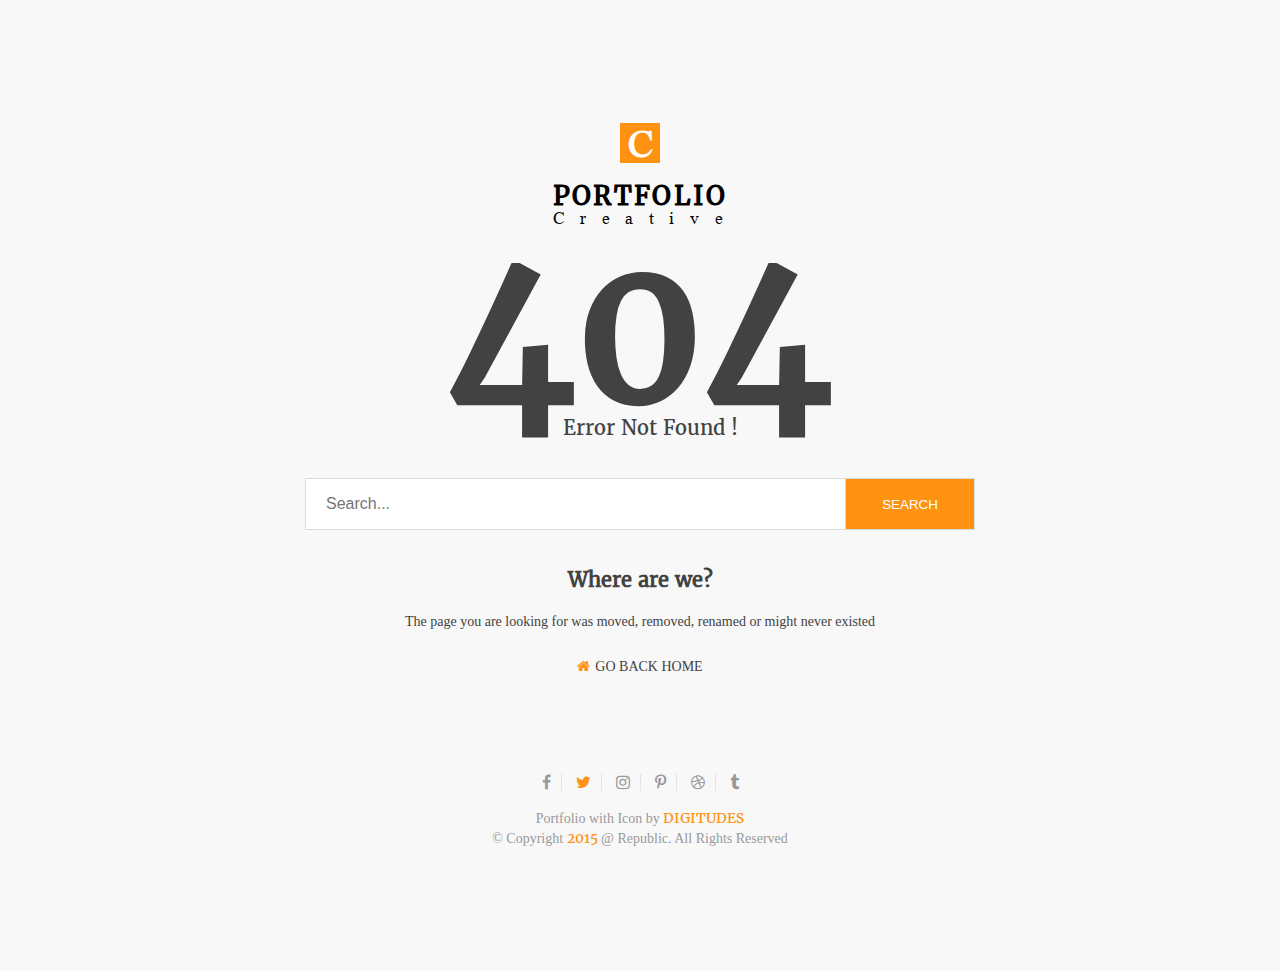
<file: 404/index.html>
﻿<!DOCTYPE html>
<html>
<head>
    <title>Portfolio Creative - Error 404</title>
	<meta charset="utf-8" />
    <link rel="stylesheet" media="screen" type="text/css" title="Style" href="css/style.css">
    <link rel="stylesheet" href="https://cdnjs.cloudflare.com/ajax/libs/font-awesome/4.7.0/css/font-awesome.min.css">
</head>
<body>
    <div id="header">
        <div class="shell">
                <div id="logo-holder">
                    <h1>
                        <a href="#">C</a>
                    </h1>
                    <p>
                        <a href="#">Portfolio<span>Creative</span></a>
                    </p>
                </div>
          </div>
    </div>
    <div id="featured-content">
        <div class="shell">
            <h1 id="error">
                404
            </h1>
            <span>Error Not Found !</span>
            <form id="search" action="" method="get">
                <input type="text" placeholder="Search...">
                <button type="submit">Search</button>
            </form>
            <h2>Where are we?</h2>
            <p>The page you are looking for was moved, removed, renamed or might never existed</p>
            <p><a href="#">GO BACK HOME</a></p>
        </div>
    </div>
    <div id="footer">
        <div class="shell">
            <ul>
                <li id="fb"><a href="#fb" title="Facebook"></a></li>
                <li id="tw"><a a href="#tw" title="Twitter"></a></li>
                <li id="instgm"><a href="#instgm" title="Instagram"></a></li>
                <li id="pinter"><a href="#pinterest" title="Pinterest"></a></li>
                <li id="dribb"><a href="#Dribbble" title="Dribbble"></a></li>
                <li id="tumblr"><a href="#tumblr" title="Tumblr"></a></li>
            </ul>
            <p>Portfolio with Icon by <a href="#" title="Digitudes">Digitudes</a></p>
            <p id="copyright">&#169; Copyright <a href="#" title="2015">2015</a> &#64; Republic. All Rights Reserved</p>
        </div>
    </div>
</body>
</html>
</file>
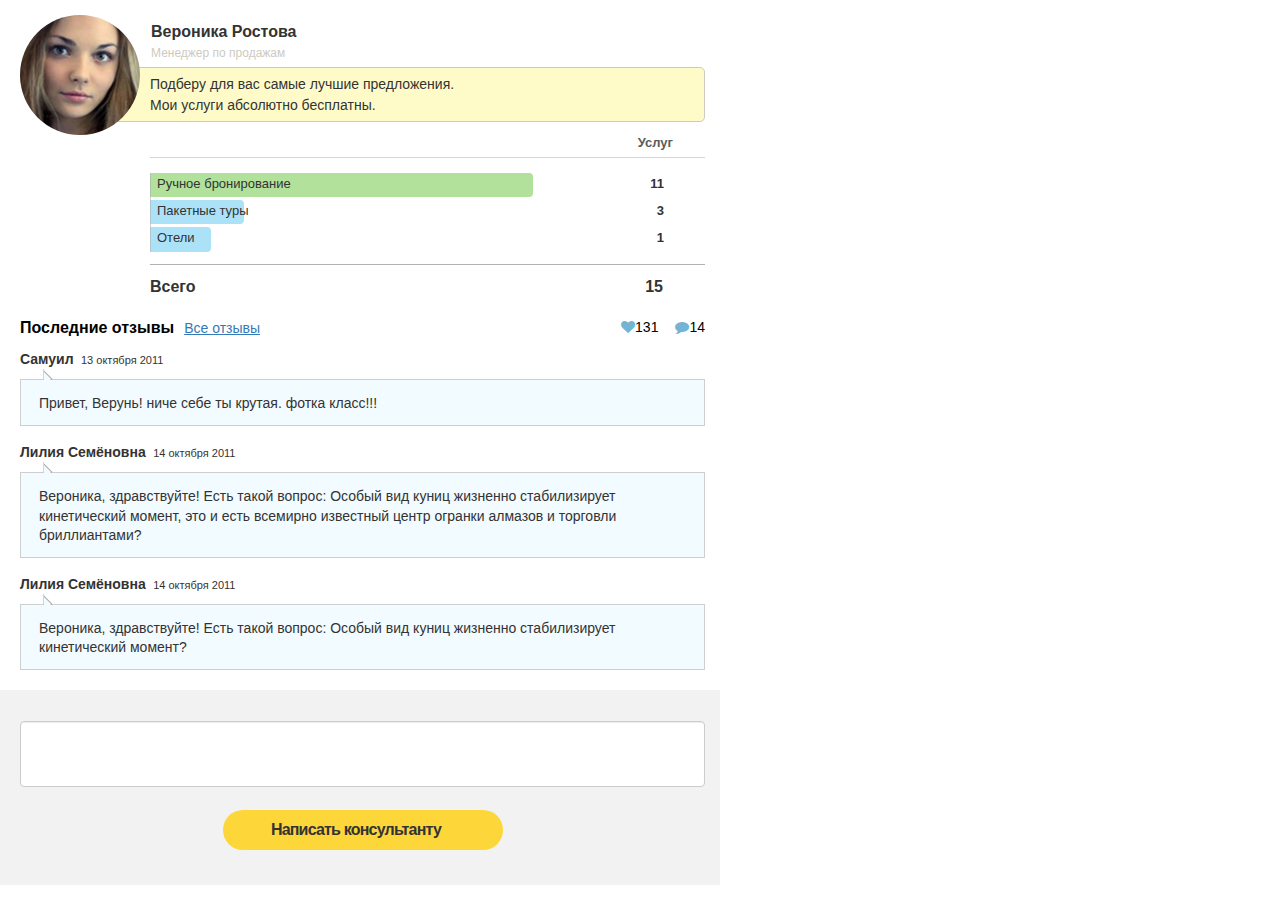
<file: Asoft/index.html>
<!DOCTYPE html>
<html lang="ru">

<head>

	<meta charset="utf-8">

	<title>Title</title>
	<meta name="description" content="">

	<meta http-equiv="X-UA-Compatible" content="IE=edge">
	<meta name="viewport" content="width=device-width, initial-scale=1, maximum-scale=1">

	<meta property="og:image" content="path/to/image.jpg">
	<link rel="shortcut icon" href="img/favicon/favicon.ico" type="image/x-icon">
	<link rel="apple-touch-icon" href="img/favicon/apple-touch-icon.png">
	<link rel="apple-touch-icon" sizes="72x72" href="img/favicon/apple-touch-icon-72x72.png">
	<link rel="apple-touch-icon" sizes="114x114" href="img/favicon/apple-touch-icon-114x114.png">
  <link href="https://maxcdn.bootstrapcdn.com/font-awesome/4.7.0/css/font-awesome.min.css" rel="stylesheet" integrity="sha384-wvfXpqpZZVQGK6TAh5PVlGOfQNHSoD2xbE+QkPxCAFlNEevoEH3Sl0sibVcOQVnN" crossorigin="anonymous">
	<!-- Chrome, Firefox OS and Opera -->
	<meta name="theme-color" content="#000">
	<!-- Windows Phone -->
	<meta name="msapplication-navbutton-color" content="#000">
	<!-- iOS Safari -->
	<meta name="apple-mobile-web-app-status-bar-style" content="#000">

	<style>body { opacity: 0; overflow-x: hidden; } html { background-color: #fff; }</style>

</head>

<body>

  <div class="holder-block">

    <section class="person clearfix">
      <div class="img"></div>
      <ul class="person-list">
        <li class="person-name">Вероника Ростова</li>
        <li class="person-position">Менеджер по продажам</li>
        <li class="person-post">
          <p>Подберу для вас самые лучшие предложения.</p>
          <p>Мои услуги абсолютно бесплатны.</p>
        </li>
      </ul>
    </section>
    <section class="services clearfix">
      <p>Услуг</p>
      <ul class="services-list">
        <li class="services-list_item-1">Ручное бронирование<span class="value">11</span></li>
        <li class="services-list_item-2">Пакетные туры<span class="value">3</span></li>
        <li class="services-list_item-3">Отели<span class="value">1</span></li>
        <li class="services-list_item-last">Всего<span class="value">15</span></li>
      </ul>
    </section>
    <section class="comments">
      <header>
        <ul class="tab">
          <li class="current"><a href="#">Последние отзывы</a></li>
          <li><a href="#">Все отзывы</a></li>
        </ul>
        <ul class="view-counter js-view-counter">
          <li><a href="#"><i class="fa fa-heart" aria-hidden="true"></i><span>131</span></a></li>
          <li><a href="#"><i class="fa fa-comment" aria-hidden="true"></i><span id="js-comment-counter">14</span></a></li>
        </ul>
      </header>
      <main>
        <ul class="comments-list js-comments-list">
          <li class="comments-list_item">
            <div class="info-holder">
              <div class="name">Самуил</div>
              <time><span class="data-day">13</span><span class="data-month"> октября </span><span class="data-year">2011</span></time>
            </div>
            <div class="comment-box">Привет, Верунь! ниче себе ты крутая. фотка класс!!!</div>
            <div class="triangle"></div>
          </li>
          <li class="comments-list_item">
            <div class="info-holder">
              <div class="name">Лилия Семёновна</div>
              <time><span class="data-day">14</span><span class="data-month"> октября </span><span class="data-year">2011</span></time>
            </div>
            <div class="comment-box">Вероника, здравствуйте! Есть такой вопрос: Особый вид куниц жизненно стабилизирует кинетический момент, это и
              есть всемирно известный центр огранки алмазов и торговли бриллиантами?</div>
            <div class="triangle"></div>
          </li>
          <li class="comments-list_item">
            <div class="info-holder">
              <div class="name">Лилия Семёновна</div>
              <time><span class="data-day">14</span><span class="data-month"> октября </span><span class="data-year">2011</span></time>
            </div>
            <div class="comment-box">Вероника, здравствуйте! Есть такой вопрос: Особый вид куниц жизненно стабилизирует кинетический момент?</div>
            <div class="triangle"></div>
          </li>
        </ul>
      </main>
    </section>
  </div>
  <section class="form">
    <form class="form-inline clearfix" name="form" id="form" action="#" method="post" onsubmit="return false">
      <div class="form-group">
        <textarea class="form-control" id="comment" name="comment" rows="3"></textarea>
      </div>
      <div class="form-grop">
        <input type="submit" name="send" value="Написать консультанту" id="done">
      </div>
    </form>
  </section>

  <link rel="stylesheet" href="css/main.min.css">
  <script src="js/scripts.min.js"></script>

</body>
</html>
</file>
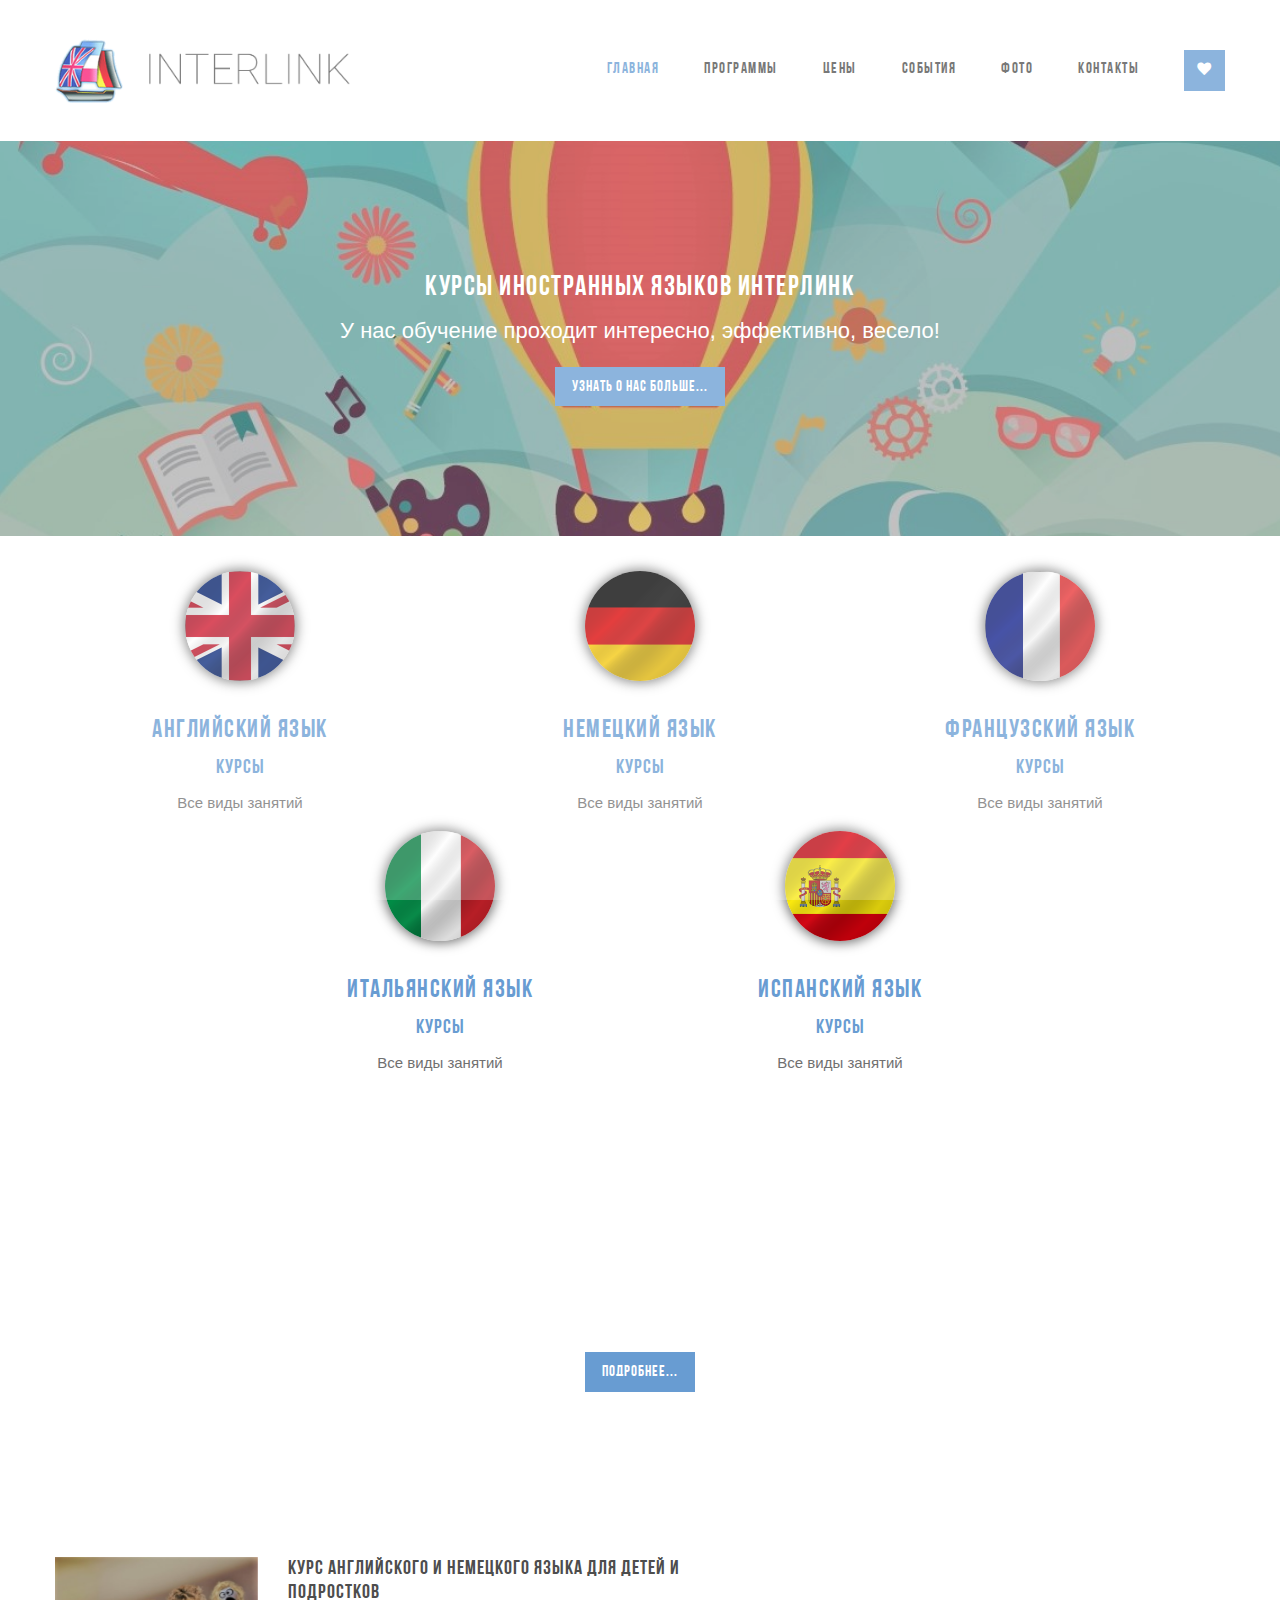
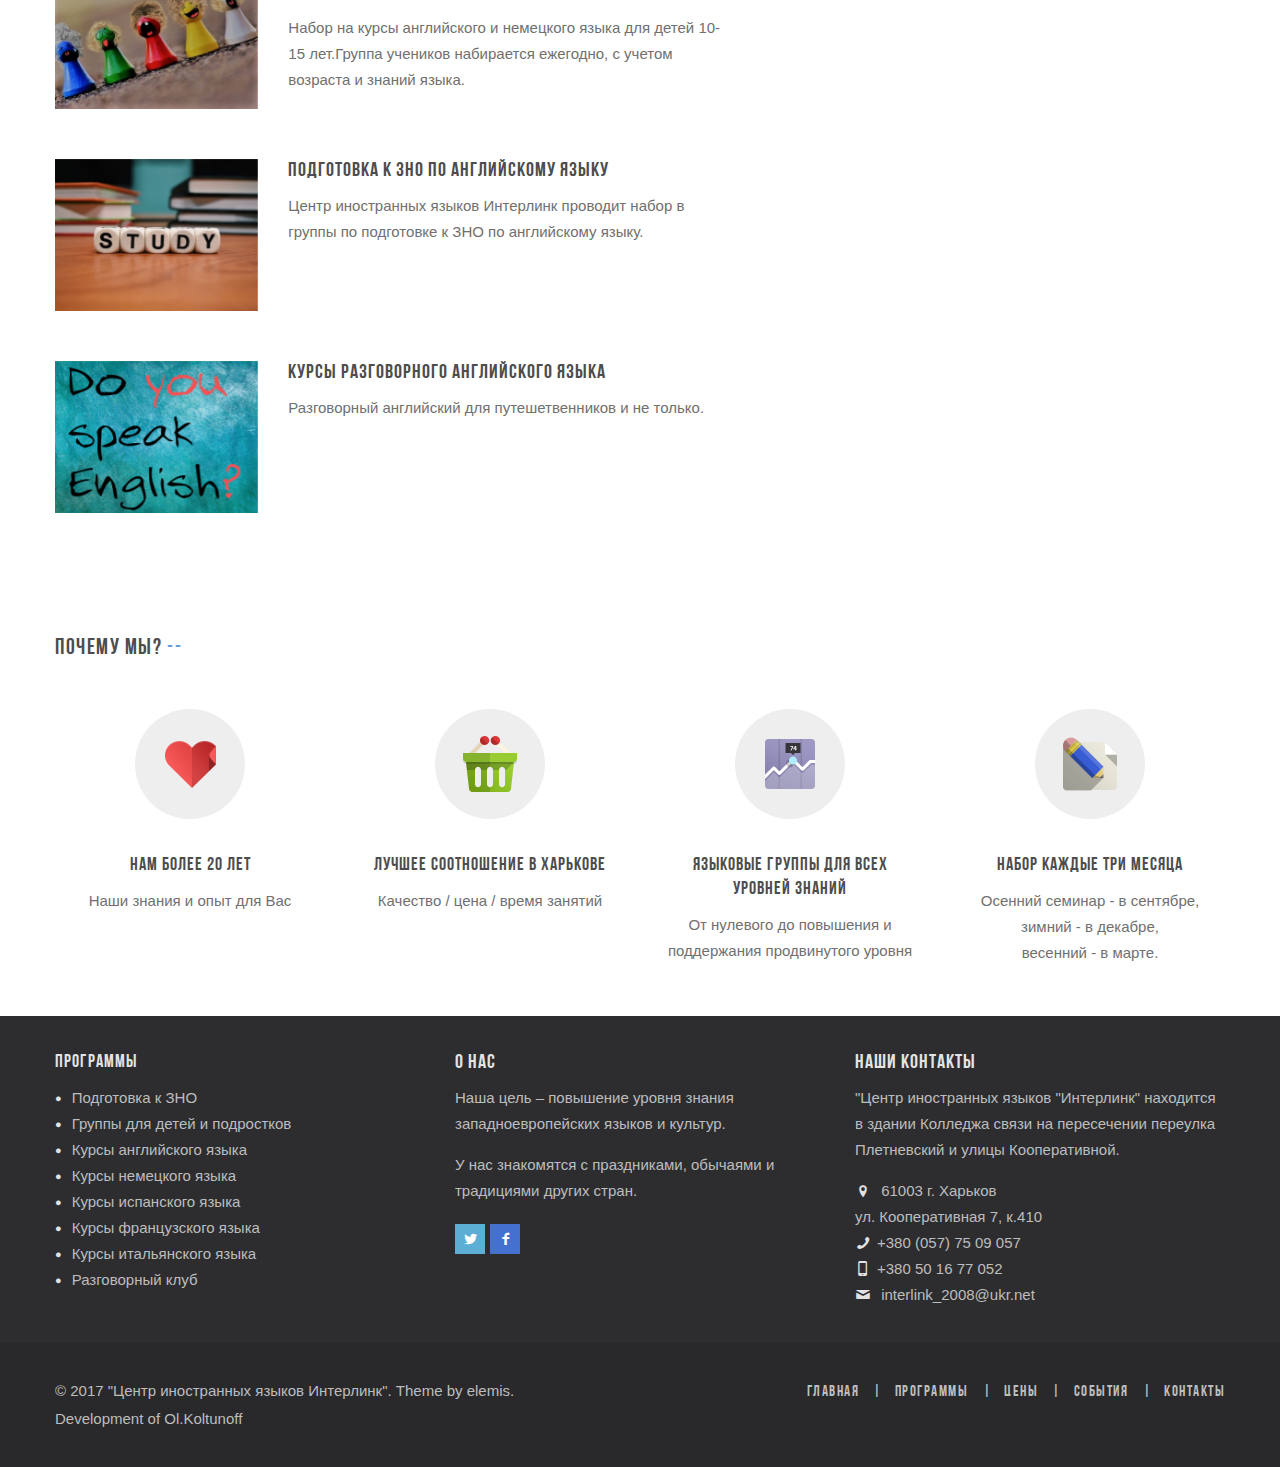
<file: Interlink/index.html>
<!DOCTYPE html>
<html lang="ru">
<head>
<meta charset="utf-8">
<meta name="viewport" content="width=device-width, initial-scale=1.0">
<meta name="description" content="">
<meta name="author" content="">
<link rel="shortcut icon" href="style/images/favicon.png">
<title>Курсы иностранных языков в Харькове - Interlink</title>
<!-- Bootstrap core CSS -->
<link href="style/css/bootstrap.min.css" rel="stylesheet">
<link href="style/css/plugins.css" rel="stylesheet">
<link href="style.css" rel="stylesheet">
<link href="style/css/color/blue.css" rel="stylesheet">
<link href="style/type/bebas.css" rel="stylesheet">
<link href="style/type/fontello.css" rel="stylesheet">
<!-- HTML5 shim and Respond.js IE8 support of HTML5 elements and media queries -->
<!--[if lt IE 9]>
      <script src="style/js/html5shiv.js"></script>
      <script src="https://oss.maxcdn.com/libs/respond.js/1.3.0/respond.min.js"></script>
      <![endif]-->
</head>
<body>
<div id="preloader"><div id="status"><div class="spinner"></div></div></div>
<div class="body-wrapper">
  <div class="navbar default">
    <div class="navbar-header">
      <div class="container">
        <div class="basic-wrapper"> <a class="btn responsive-menu pull-right" data-toggle="collapse" data-target=".navbar-collapse"><i></i></a>
          <div class="navbar-brand"><a href="index.html"><img src="style/images/logo.png" alt="" data-src="style/images/logo.png" data-ret="style/images/logo@2x.png" class="retina" /></a></div>
        </div>
        <nav class="collapse navbar-collapse pull-right">
          <ul class="nav navbar-nav">
            <li class="current"><a href="#">Главная</a></li>
            <li><a href="programs.html">Программы</a></li>
            <li><a href="#">Цены</a></li>
            <li><a href="#">События</a></li>
            <li><a href="#">Фото</a></li>
            <li><a href="contacts.html">Контакты</a></li>
            <li class="dropdown social-dropdown pull-right">
              <div class="share btn btn-default dropdown-toggle" data-toggle="dropdown"><i class="icon-heart-1"></i></div>
              <ul class="button-group dropdown-menu dropdown-menu-right share-links">
                <li><a href="#" class="btn"><i class="icon-s-facebook"></i></a></li>
                <li><a href="#" class="btn"><i class="icon-s-twitter"></i></a></li>
              </ul>
            </li>
            <!--/social-dropdown -->
          </ul>
          <!--/.navbar-nav -->
        </nav>
        <!--/.nav-collapse -->
      </div>
      <!--/.container -->
    </div>
    <!--/.navbar-header -->
  </div>
  <!--/.navbar -->
  <div class="offset"></div>
  <div class="parallax parallax1">
    <div class="container inner text-center">
      <h1>Курсы иностранных языков Интерлинк</h1>
      <div class="lead large text-center">
        <p>У нас обучение проходит интересно, эффективно, весело!</p>
      </div>
      <div class="text-center"><a href="#" class="btn btn-white">Узнать о нас больше...</a></div>
    </div>
    <!-- /.container -->
  </div>
  <!-- /.parallax -->
  
  <div class="container inner">
    <div class="row text-center services-1">
      <div class="col-sm-4">
        <div class="col-wrapper">
          <div class="icon-wrapper">
            <div class="icon icon-flag" style="background-image:url('style/images/icons/england.png')">
              <!--<img src="style/images/icons/England.png" data-src="style/images/icons/England.png" data-ret="style/images/icons/icon-web@2x.png" class="retina" alt="" />-->
            </div>
          </div>
          <div class="text-wrapper">
            <h2><a href="#">Английский язык</a></h2>
            <h3><a href="#">Курсы</a></h3>
            <p>Все виды занятий</p>
          </div>
        </div>
      </div>
      <div class="col-sm-4">
        <div class="col-wrapper">
          <div class="icon-wrapper">
            <div class="icon icon-flag" style="background-image:url('style/images/icons/german.png')">
              <!--<img src="style/images/icons/icon-tv.png" data-src="style/images/icons/icon-tv.png" data-ret="style/images/icons/icon-tv@2x.png" class="retina" alt="" />-->
            </div>
          </div>
          <div class="text-wrapper">
            <h2><a href="#">Немецкий язык</a></h2>
            <h3><a href="#">Курсы</a></h3>
            <p>Все виды занятий</p>
          </div>
        </div>
      </div>
      <div class="col-sm-4">
        <div class="col-wrapper">
          <div class="icon-wrapper">
            <div class="icon icon-flag" style="background-image:url('style/images/icons/francia.png')">
              <!--<img src="style/images/icons/icon-print.png" data-src="style/images/icons/icon-print.png" data-ret="style/images/icons/icon-print@2x.png" class="retina" alt="" /> -->
            </div>
          </div>
          <div class="text-wrapper">
            <h2><a href="#">Французский язык</a></h2>
            <h3><a href="#">Курсы</a></h3>
            <p>Все виды занятий</p>
          </div>
        </div>
      </div>
      <div class="col-sm-2"></div>
      <div class="col-sm-4">
        <div class="col-wrapper">
          <div class="icon-wrapper">
            <div class="icon icon-flag" style="background-image:url('style/images/icons/italia.png')">
              <!--<img src="style/images/icons/icon-heart.png" data-src="style/images/icons/icon-heart.png" data-ret="style/images/icons/icon-heart@2x.png" class="retina" alt="" />-->
             </div>
          </div>
          <div class="text-wrapper">
            <h2><a href="#">Итальянский язык</a></h2>
            <h3><a href="#">Курсы</a></h3>
            <p>Все виды занятий</p>
          </div>
        </div>
      </div>
      <div class="col-sm-4">
        <div class="col-wrapper">
          <div class="icon-wrapper">
            <div class="icon icon-flag" style="background-image:url('style/images/icons/espania.png')">
              <!--<img src="style/images/icons/icon-heart.png" data-src="style/images/icons/icon-heart.png" data-ret="style/images/icons/icon-heart@2x.png" class="retina" alt="" />-->
             </div>
          </div>
          <div class="text-wrapper">
            <h2><a href="#">Испанский язык</a></h2>
            <h3><a href="#">Курсы</a></h3>
            <p>Все виды занятий</p>
          </div>
        </div>
      </div>
      <div class="col-sm-2"></div>
    </div>
    <!-- /.services -->
  </div>
  <!--/.container -->
    <div class="parallax parallax4">
	    <div class="container inner text-center">
	      <h2>Скидки - Спецпредложения - Акции </h2>
	      <div class="lead large text-center">Английский язык & выгодное обучение</div>
	      <div class="text-center"><a href="#" class="btn btn-white">Подробнее...</a></div>
	    </div>
	    <!-- /.container --> 
  	</div>
  	<!-- /.parallax -->
    <div class="container inner">  
      <!--<h3 class="section-title">From Our Journal</h3>-->
      <div class="latest-blog-wrapper">
        <div class="latest-blog isotope isotope js-isotope row" data-isotope-options="{ &quot;layoutMode&quot;: &quot;fitRows&quot;, &quot;itemSelector&quot;: &quot;.post&quot; }" style="position: relative; height: 448px;">
          
          <div class="post col-sm-12 col-md-7" style="position: absolute; left: 0px; top: 0px;">
            <div class="row">
              <div class="col-sm-4">
                <figure> <a href="blog-post.html">
                  <div class="text-overlay">
                    <div class="info"><span>Подробнее...</span></div>
                  </div>
                  <img src="style/images/art/teen1.jpg" alt=""></a></figure>
              </div>
              <div class="col-sm-8 post-content">
                
                <h3 class="post-title"><a href="blog-post.html">Курс английского и немецкого языка для детей и подростков</a></h3>
                <p>Набор на курсы английского и немецкого языка для детей 10-15 лет.Группа учеников набирается ежегодно, с учетом возраста и знаний языка.</p>
              </div>
            </div>
            <!--/.row --> 
          </div>
          <!--/.post -->
          
          <div class="post col-sm-12 col-md-7" style="position: absolute; left: 500px; top: 0px;">
            <div class="row">
              <div class="col-sm-4">
                <figure><a href="blog-post.html">
                  <div class="text-overlay">
                    <div class="info"><span>Подробнее...</span></div>
                  </div>
                  <img src="style/images/art/zno1.jpg" alt=""></a></figure>
              </div>
              <div class="col-sm-8 post-content">
                <h3 class="post-title"><a href="zno.html">Подготовка к ЗНО по английскому языку</a></h3>
                <p>Центр иностранных языков Интерлинк проводит набор в группы по подготовке к ЗНО по английскому языку.</p>
              </div>
            </div>
            <!--/.row --> 
          </div>
          
          <!--/.post -->
          <div class="post col-sm-12 col-md-7" style="position: absolute; left: 0px; top: 224px;">
            <div class="row">
              <div class="col-sm-4">
                <figure><a href="blog-post.html">
                  <div class="text-overlay">
                    <div class="info"><span>Подробнее...</span></div>
                  </div>
                  <img src="style/images/art/speaking1.jpg" alt=""></a></figure>
              </div>
              <div class="col-sm-8 post-content">
                <h3 class="post-title"><a href="blog-post.html">Курсы разговорного английского языка</a></h3>
                <p>Разговорный английский для путешетвенников и не только.</p>
              </div>
            </div>
            <!--/.row --> 
          </div>
          <!--/.post --> 
        </div>
        <!--/.latest-blog --> 
      </div>
      <!--/.latest-blog-wrapper --> 
    </div>
    <div class="container inner">
      <h3 class="section-title">Почему мы?</h3>
      <p></p>
      <div class="divide30"></div>
      <div class="row text-center services-1">
        <div class="col-sm-3">
          <div class="col-wrapper">
            <div class="icon-wrapper">
              <div class="icon"><img src="style/images/icons/icon-heart.png" data-src="style/images/icons/icon-heart.png" data-ret="style/images/icons/icon-heart@2x.png" class="retina" alt="" /> </div>
            </div>
            <div class="text-wrapper">
              <h4>Нам более 20 лет</h4>
              <p>Наши знания и опыт для Вас</p>
            </div>
          </div>
        </div>
        <div class="col-sm-3">
          <div class="col-wrapper">
            <div class="icon-wrapper">
              <div class="icon"><img src="style/images/icons/icon-basket.png" data-src="style/images/icons/icon-basket.png" data-ret="style/images/icons/icon-web@2x.png" class="retina" alt="" /></div>
            </div>
            <div class="text-wrapper">
              <h4>Лучшее соотношение в Харькове</h4>
              <p>Качество / цена / время занятий</p>
            </div>
          </div>
        </div>
        <div class="col-sm-3">
          <div class="col-wrapper">
            <div class="icon-wrapper">
              <div class="icon"><img src="style/images/icons/icon-statistics.png" data-src="style/images/icons/icon-statistics.png" data-ret="style/images/icons/icon-tv@2x.png" class="retina" alt="" /> </div>
            </div>
            <div class="text-wrapper">
              <h4>Языковые группы для всех уровней знаний</h4>
              <p>От нулевого до повышения и поддержания продвинутого уровня</p>
            </div>
          </div>
        </div>
        <div class="col-sm-3">
          <div class="col-wrapper">
            <div class="icon-wrapper">
              <div class="icon"><img src="style/images/icons/icon-notes.png" data-src="style/images/icons/icon-notes.png" data-ret="style/images/icons/icon-print@2x.png" class="retina" alt="" /> </div>
            </div>
            <div class="text-wrapper">
              <h4>Набор каждые три месяца</h4>
              <p>Осенний семинар - в сентябре,<br />
              зимний  - в декабре,<br />
              весенний - в марте.</p>
            </div>
          </div>
        </div>
      </div>
    <!-- /.services -->
    </div>
  <!--/.container -->
  
  <footer class="footer black-wrapper">
    <div class="container inner">
      <div class="row">
        <div class="col-sm-4">
          <div class="widget">
            <h4 class="widget-title">Программы</h4>
            <ul class="circled">
              <li><a href="zno.html">Подготовка к ЗНО</a></li>
              <li><a href="#">Группы для детей и подростков</a></li>
              <li><a href="#">Курсы английского языка</a></li>
              <li><a href="#">Курсы немецкого языка</a></li>
              <li><a href="#">Курсы испанского языка</a></li>
              <li><a href="#">Курсы французского языка</a></li>
              <li><a href="#">Курсы итальянского языка</a></li>
              <li><a href="#">Разговорный клуб</a></li>
            </ul>
          </div>
          <!-- /.widget -->
        </div>
        <!-- /column -->
        <div class="col-sm-4">
          <div class="widget">
            <h3 class="widget-title">О нас</h3>
            <p>Наша цель – повышение уровня знания западноевропейских языков и культур.</p>
            <p>У нас знакомятся с праздниками, обычаями и традициями других стран.</p>
            <div class="divide5"></div>
            <ul class="social">
              <li><a href="#"><i class="icon-s-twitter"></i></a></li>
              <li><a href="#"><i class="icon-s-facebook"></i></a></li>
            </ul>
          </div>
          <!-- /.widget --> 
        </div>
        <!-- /column -->
        
        <div class="col-sm-4">
          <div class="widget">
            <h3 class="widget-title">Наши контакты</h3>
            <p>"Центр иностранных языков "Интерлинк" находится в здании Колледжа связи на пересечении переулка Плетневский и улицы Кооперативной.</p>
            <div class="contact-info"> 
              <i class="icon-location"></i> 61003 г. Харьков <br />
              ул. Кооперативная 7, к.410 <br />
              <i class="icon-phone"></i>+380 (057) 75 09 057 <br />
              <i class="icon-mobile"></i>+380 50 16 77 052 <br />
              <i class="icon-mail"></i> <a href="first.last@email.com">interlink_2008@ukr.net</a> </div>
            </div>
          </div>
        <!-- /column -->

      </div>
      <!-- /.row --> 
    </div>
    <!-- .container -->
    
    <div class="sub-footer">
      <div class="container">
        <p class="pull-left">© 2017 "Центр иностранных языков Интерлинк". Theme by elemis.</p>
        <ul class="footer-menu pull-right">
          <li><a href="#">Главная</a></li>
          <li><a href="programs.html">Программы</a></li>
          <li><a href="price.html">Цены</a></li>
          <li><a href="events.html">События</a></li>
          <li><a href="contacts.html">Контакты</a></li>
        </ul>
      </div>
       <div class="container">
        <p class="pull-left">Development of Ol.Koltunoff</p>
        <div class="footer-menu pull-right">
        </div>
      </div>
    </div>
  </footer>
  <!-- /footer --> 
</div>
<!--/.body-wrapper --> 
<script src="style/js/jquery.min.js"></script> 
<script src="style/js/bootstrap.min.js"></script> 
<script src="style/js/plugins.js"></script> 
<script src="style/js/scripts.js"></script>
</body>
</html>
</file>
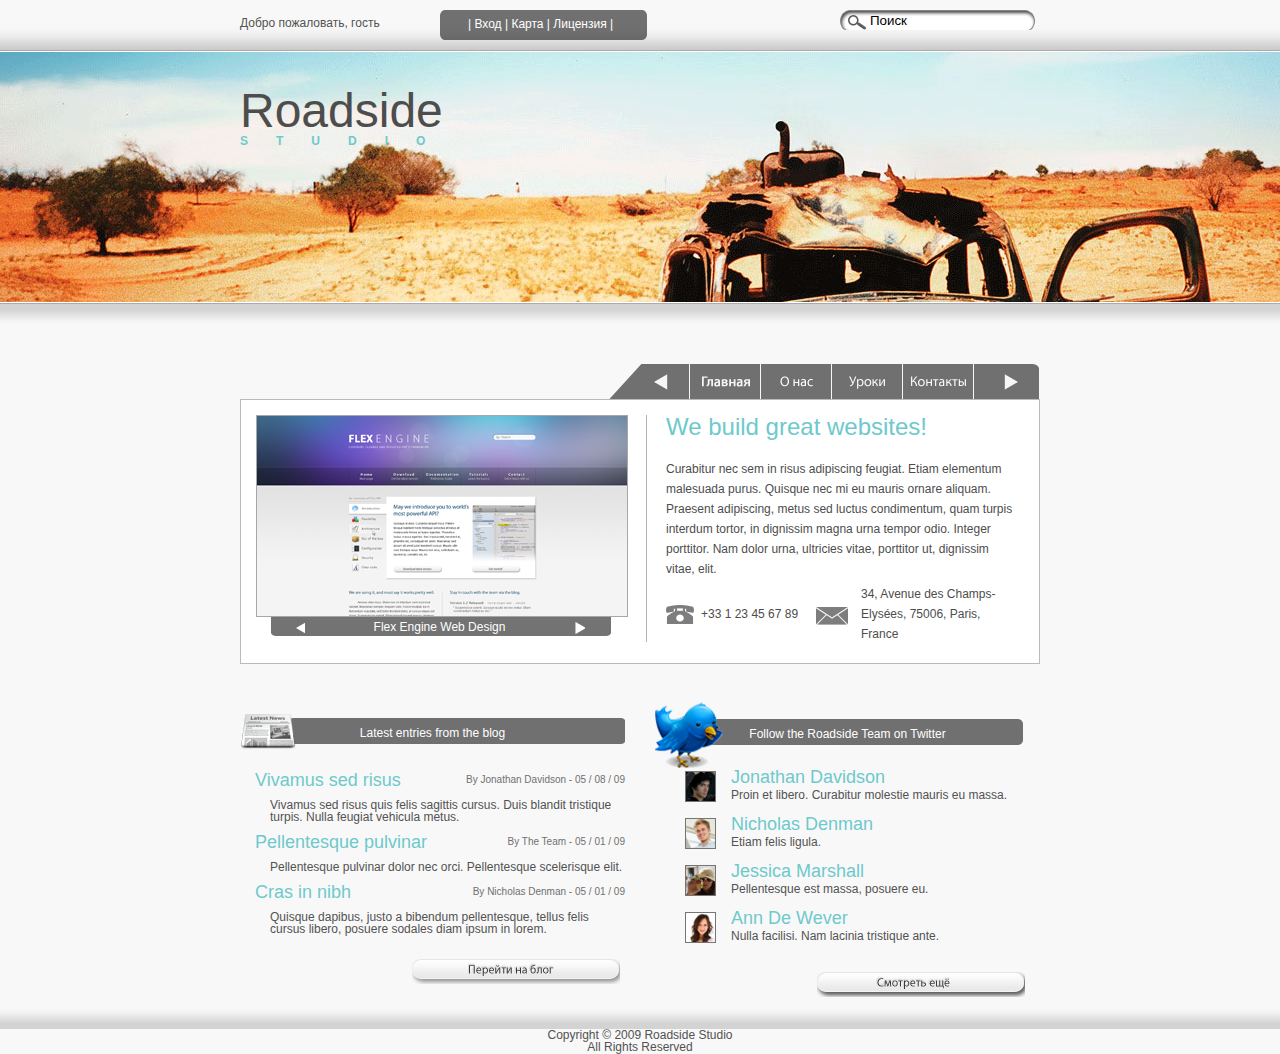
<file: Studio/index.html>
﻿<!DOCTYPE html>
<html>
<head>
    <meta http-equiv="Content-Type" content="text/html; charset=utf-8" />
    <meta name="keywords" content="Roadside, Studio, Design, Web, Icons, Logos" />
    <meta name="description" content="Roadside Studio is a web design agency that makes beautiful websites!" />
    <meta name="author" content="Felix Boyeaux" />
    <meta name="robots" content="all" />
    <LINK rel="stylesheet" media="screen" type="text/css" title="Style" href="css/style.css">
    <title>Roadside Studio</title>	
</head>
<body>
    <div id="status-bar">
        <div id="status-bar-content">
            <form action="#search" method="post" id="search-form">
            <p>
            <input type="text" name="query" value="Поиск" />
            <input type="submit" name="submit" value="Поиск!" />
            </p>
            </form>
            <div id="status-bar-commands">
                <p id="welcome">Добро пожаловать, гость</p>
                <p id="action-bar">
                <a href="#login" title="Вход">Вход</a>
                <a href="#sitemap" title="Карта сайта">Карта</a>
                <a href="#license" title="Лицензия">Лицензия</a>
                </p>
            </div>
        </div>
    </div>

    <div id="header">
        <div id="logo">
        <h1><a href="#home" title="Home Page">Roadside</a></h1>
        <h2>Studio</h2>
        </div>
    </div>

    <div id="content-top-shadow"></div>
    <div id="content">

        <ul id="tabs">
            <li id="previous">
                <a href="#previous" title="Previous">&lt;</a>
            </li>
            <li id="home" class="current">
                <a href="#home" title="Home">Home</a>
            </li>
            <li id="portfolio">
                <a href="#portfolio" title="Portfolio">Portfolio</a>
            </li>
            <li id="about">
                <a href="#about" title="About">About</a>
            </li>
            <li id="contact">
                <a href="#contact" title="Contact">Contact</a>
            </li>
            <li id="next">
                <a href="#next" title="Next">&gt;</a>
            </li>
        </ul>


        <div id="page-wrapper">

            <div id="slideshow">

                <div id="slides">
                    <a href="#portfolio.work1" title="See details" class="thumb default-slide">
                        <img src="img/1.png" alt="Flex Engine Web Design" class="slideshow-image" />
                    </a>
                    <a href="#portfolio.work2" title="See details" class="thumb">
                        <img src="img/2.png" alt="Concept Labs Portfolio" class="slideshow-image" />
                    </a>
                    <a href="#portfolio.work3" title="See details" class="thumb">
                        <img src="img/3.png" alt="Everlast Studio" class="slideshow-image" />
                    </a>
                </div>

                <div id="slideshow-commands">
                    <a href="#previous" title="Previous" id="previous-slide">&lt;</a>
                    <a href="#next" title="Next" id="next-slide">&gt;</a>
                    <h4>
                        <a href="#portfolio.work1" title="See details" id="slide-title">
                            Flex Engine Web Design
                        </a>
                    </h4>
                </div>

            </div>

            <div id="message">
                <h3>We build great websites!</h3>
                <p>
                    Curabitur nec sem in risus adipiscing feugiat. Etiam elementum malesuada purus.
                    Quisque nec mi eu mauris ornare aliquam. Praesent adipiscing,
                    metus sed luctus condimentum, quam turpis interdum tortor,
                    in dignissim magna urna tempor odio. Integer porttitor. Nam dolor urna,
                    ultricies vitae, porttitor ut, dignissim vitae, elit.
                </p>
                <p id="contact-info">
                    <span id="phone">+33 1 23 45 67 89</span>
                    <span id="address">
                        34, Avenue des Champs-<br />
                        Elysées, 75006, Paris,<br />
                        France
                    </span>
                </p>
            </div>
        </div>
        <div class="module" id="blog">
            <h4 class="module-header-bar">Latest entries from the blog</h4>
            <div class="blog-entry">
                <h5><a href="#blogentry1" title="Vivamus sed risus">Vivamus sed risus</a></h5>
                <p class="meta">By Jonathan Davidson - 05 / 08 / 09</p>
                <blockquote class="content">
                    <p>
                        Vivamus sed risus quis felis sagittis cursus. Duis blandit tristique turpis. Nulla feugiat vehicula metus.
                    </p>
                </blockquote>
            </div>
            <div class="blog-entry">
                <h5><a href="#blogentry2" title="Pellentesque pulvinar">Pellentesque pulvinar</a> </h5>
                <p class="meta">By The Team - 05 / 01 / 09</p>
                <blockquote class="content">
                    <p>
                        Pellentesque pulvinar dolor nec orci. Pellentesque scelerisque elit.
                    </p>
                </blockquote>
            </div>
            <div class="blog-entry">
                <h5><a href="#blogentry3" title="Cras in nibh">Cras in nibh</a></h5>
                <p class="meta">By Nicholas Denman - 05 / 01 / 09</p>
                <blockquote class="content">
                    <p>
                        Quisque dapibus, justo a bibendum pellentesque, tellus felis cursus libero, posuere sodales diam ipsum in lorem.
                    </p>
                </blockquote>
            </div>
            <p id="read-more-wrapper">
                <a href="#blog" title="Read More">
                    Read More
                </a>
            </p>
        </div>
        <div class="module" id="twitter">
        <h4 class="module-header-bar">Follow the Roadside Team on Twitter</h4>
        <div class="tweet">
            <img src="img/tw1.png" alt="Jonathan Davidson" />
            <h5><a href="#@JonathanDavidson" title="Jonathan Davidson">Jonathan Davidson</a></h5>
            <blockquote>
                <p>
                    Proin et libero. Curabitur molestie mauris eu massa.
                </p>
            </blockquote>
        </div>
        <div class="tweet">
            <img src="img/tw2.png" alt="Nicholas Denman" />
            <h5><a href="#@NicholasDenman" title="Nicholas Denman">Nicholas Denman</a></h5>
            <blockquote>
                <p>
                    Etiam felis ligula.
                </p>
            </blockquote>
        </div>
        <div class="tweet">
            <img src="img/tw3.png" alt="Jessica Marshall" />
            <h5><a href="#@JessicaMarshall" title="JessicaMarshall">Jessica Marshall</a></h5>
            <blockquote>
                <p>
                    Pellentesque est massa, posuere eu.
                </p>
            </blockquote>
        </div>
        <div class="tweet">
            <img src="img/tw4.png" alt="Ann De Wever" />
            <h5><a href="#@AnnDeWever" title="Ann De Wever">Ann De Wever</a></h5>
            <blockquote>
                <p>
                    Nulla facilisi. Nam lacinia tristique ante.
                </p>
            </blockquote>
        </div>
        <p id="get-tweets-wrapper">
            <a href="#twitter">
                Get More Tweets!
            </a>
        </p>
    </div>

    </div>
    <div id="content-bottom-shadow"></div>
    <div id="footer">
        <div id="footer-image"></div>
        <p id="footer-text">
            Copyright © 2009 Roadside Studio<br /> All Rights Reserved
        </p>
    </div>

</body>
</html>
</file>
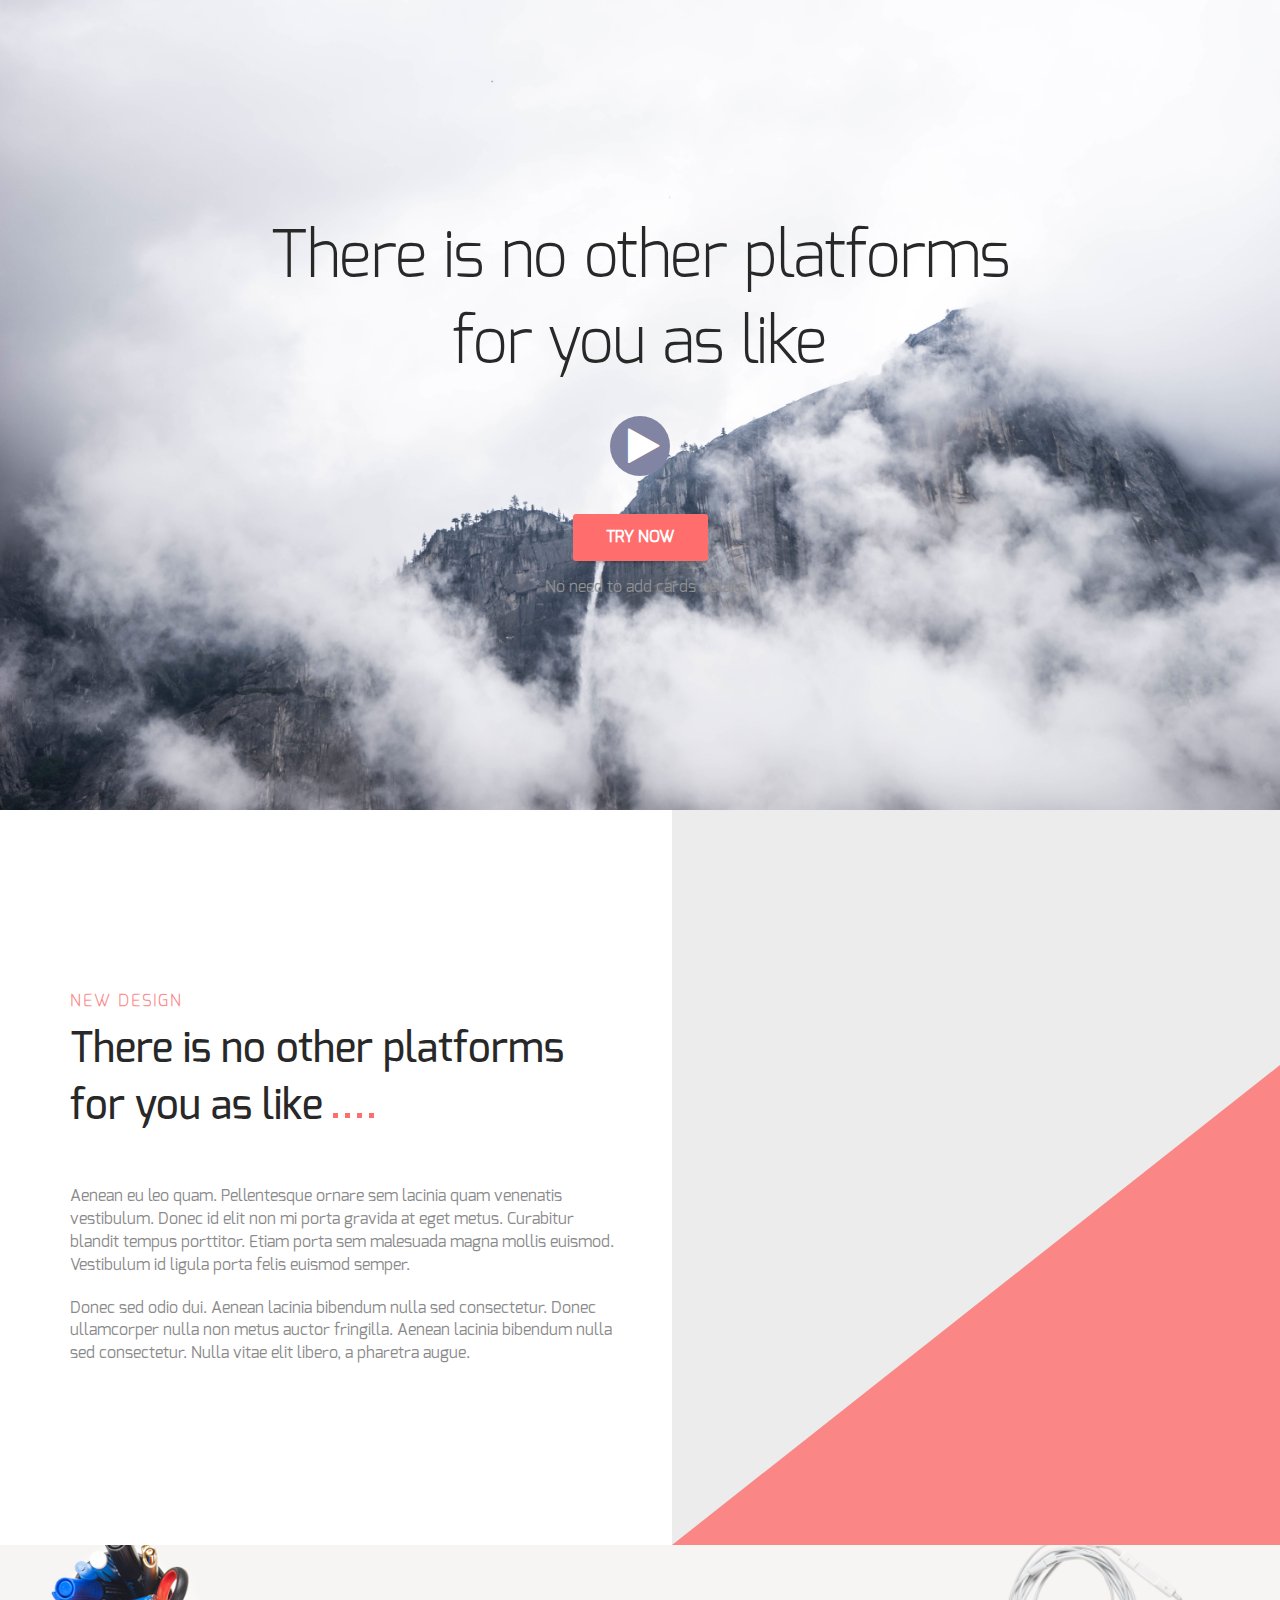
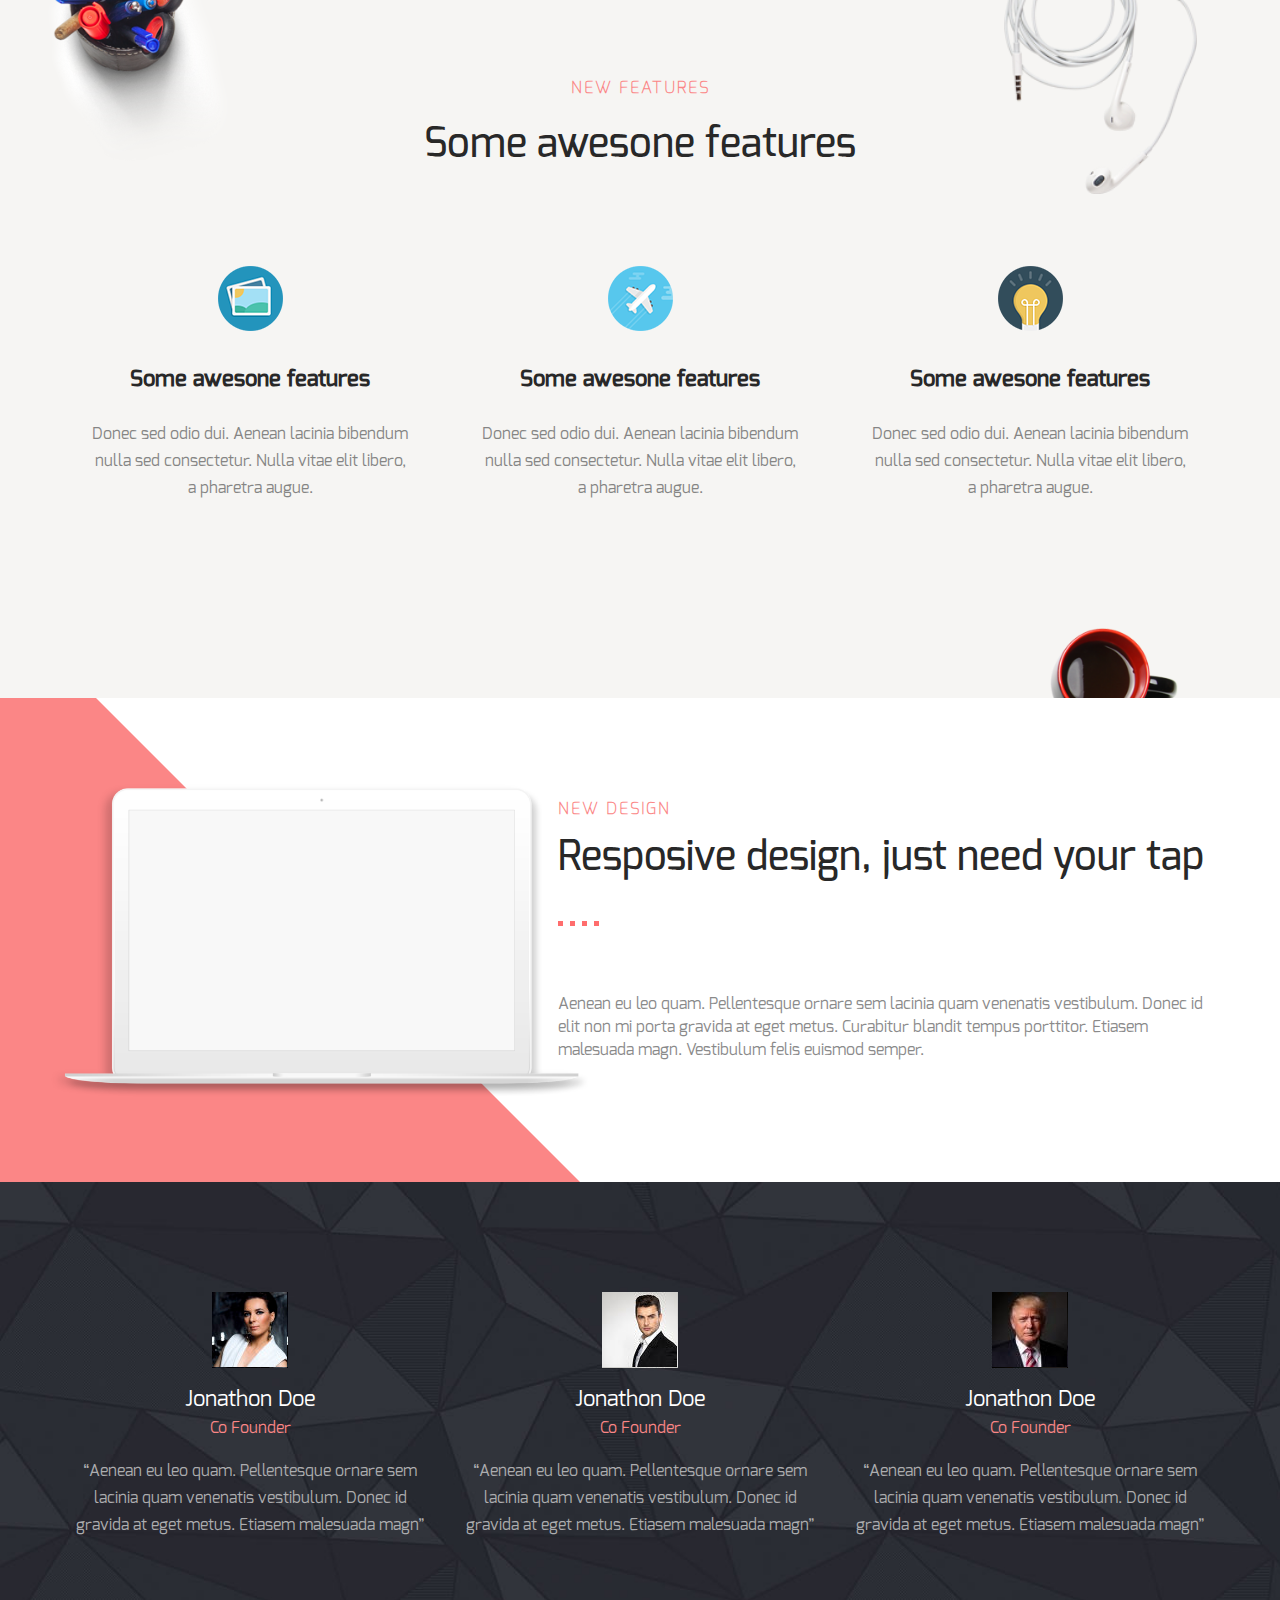
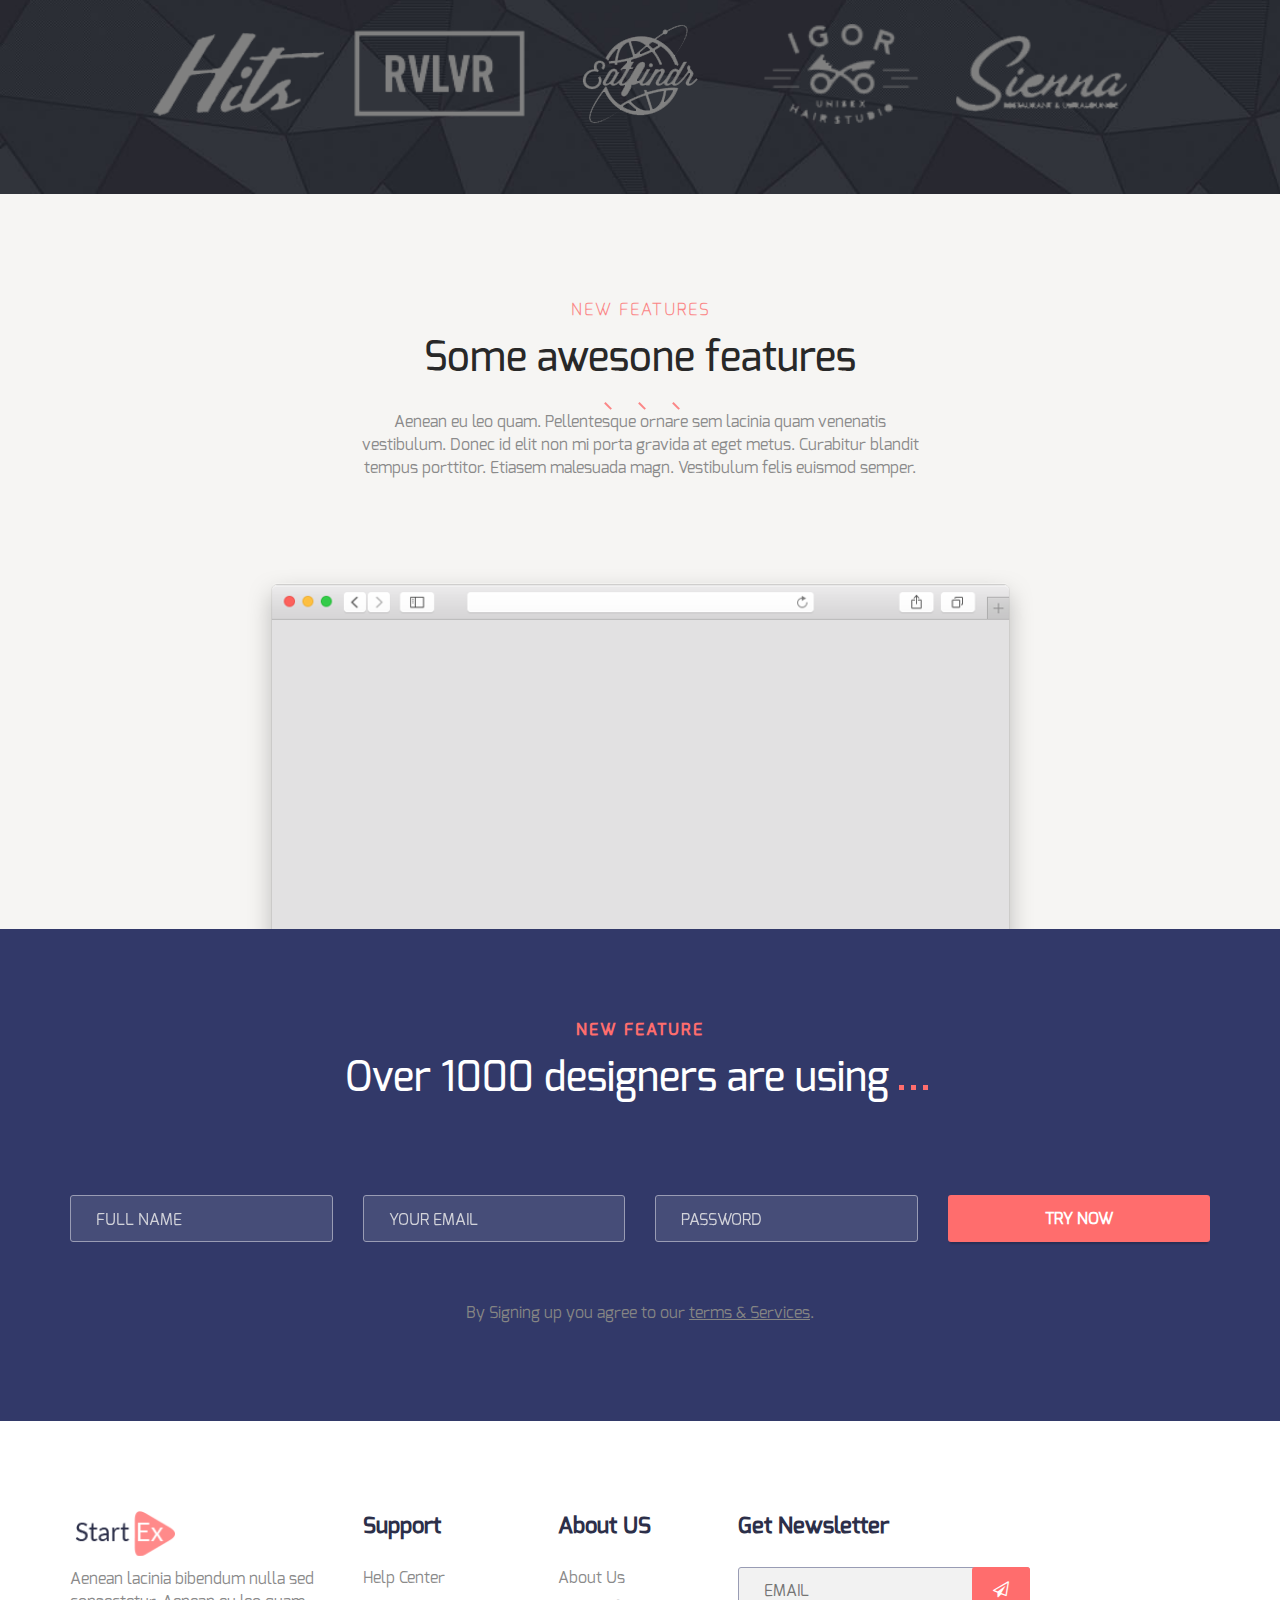
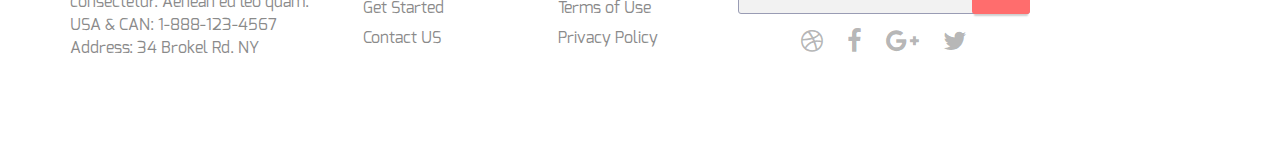
<file: Landing/app/index.html>
<!DOCTYPE html>
<html lang="ru">

<head>

  <meta charset="utf-8">

  <title>Title</title>
  <meta name="description" content="">

  <meta http-equiv="X-UA-Compatible" content="IE=edge">
  <meta name="viewport" content="width=device-width, initial-scale=1, maximum-scale=1">

  <meta property="og:image" content="path/to/image.jpg">
  <link rel="shortcut icon" href="img/favicon/favicon.ico" type="image/x-icon">
  <link rel="apple-touch-icon" href="img/favicon/apple-touch-icon.png">
  <link rel="apple-touch-icon" sizes="72x72" href="img/favicon/apple-touch-icon-72x72.png">
  <link rel="apple-touch-icon" sizes="114x114" href="img/favicon/apple-touch-icon-114x114.png">

  <!-- Chrome, Firefox OS and Opera -->
  <meta name="theme-color" content="#000">
  <!-- Windows Phone -->
  <meta name="msapplication-navbutton-color" content="#000">
  <!-- iOS Safari -->
  <meta name="apple-mobile-web-app-status-bar-style" content="#000">

  <style>
    body {
      opacity: 0;
      overflow-x: hidden;
    }

    html {
      background-color: #fff;
    }
  </style>

</head>

<body>
  <header id="header">
    <div class="wraper header-bg">
      <div class="container">
        <div class="row">
          <div class="col-md-2"></div>
          <div class="col-md-8">
            <h1>There is no other platforms for you as like </h1>
            <div class="btn-player"><i class="fa fa-play" aria-hidden="true"></i>
            <button type="button">TRY NOW</button>
            <span>* No need to add cards details</span>
            </div>
          </div>
          <div class="col-md-2"></div>
        </div>
      </div>
    </div>
  </header>
  <!-- header -->
  <main>
    <div class="section section-1">
      <div class="wraper columns-2">
        <div class="container">
          <div class="row">
            <div class="col-sm-6 col-xs-12">
              <article>
                <header>
                  <h2>New design</h2>
                  <p class="description">There is no other platforms for you as like <span class="dot"></span><span class="dot"></span><span class="dot"></span><span class="dot"></span>
                  </p>
                </header>
                <p>Aenean eu leo quam. Pellentesque ornare sem lacinia quam venenatis vestibulum. Donec id elit non mi porta
                  gravida at eget metus. Curabitur blandit tempus porttitor. Etiam porta sem malesuada magna mollis euismod.
                  Vestibulum id ligula porta felis euismod semper.</p>
                <p>Donec sed odio dui. Aenean lacinia bibendum nulla sed consectetur. Donec ullamcorper nulla non metus auctor
                  fringilla. Aenean lacinia bibendum nulla sed consectetur. Nulla vitae elit libero, a pharetra augue.</p>
              </article>
            </div>
            <div class="col-sm-6"></div>
          </div>
        </div>
        <div class="pryam_treugolnik_right"></div>
      </div>
    </div>
    <!--/ columns-2 -->
    <div class="section">
      <div class="wraper columns-3">
        <div class="container">
          <h2>New features</h2>
          <p class="description">Some awesone features</p>
          <div class="row">
            <div class="col-md-4 col-sm-12">
              <div class="picture-holder icon-1"></div>
              <div class="content-holder">
                <h3>Some awesone features</h3>
                <p>Donec sed odio dui. Aenean lacinia bibendum nulla sed consectetur. Nulla vitae elit libero, a pharetra augue.</p>
              </div>
            </div>
            <div class="col-md-4 col-sm-12">
              <div class="picture-holder icon-2"></div>
              <div class="content-holder">
                <h3>Some awesone features</h3>
                <p>Donec sed odio dui. Aenean lacinia bibendum nulla sed consectetur. Nulla vitae elit libero, a pharetra augue.</p>
              </div>
            </div>
            <div class="col-md-4 col-sm-12">
              <div class="picture-holder icon-3"></div>
              <div class="content-holder">
                <h3>Some awesone features</h3>
                <p>Donec sed odio dui. Aenean lacinia bibendum nulla sed consectetur. Nulla vitae elit libero, a pharetra augue.</p>
              </div>
            </div>
          </div>
        </div>
        <div class="img-holder img-holder-1"></div>
        <div class="img-holder img-holder-2"></div>
        <div class="img-holder img-holder-3"></div>
      </div>
    </div>
    <!--/ columns-3 -->
    <div class="section">
      <div class="wraper columns-2">
        <div class="img-wraper">
          <div class="img-box-2"></div>
        </div>
        <div class="container">
          <div class="row">
            <div class="col-sm-5"></div>
            <div class="col-sm-7 col-xs-12">
              <article>
                <header>
                  <h2>New design</h2>
                  <p class="description">Resposive design, just need your tap <span class="dot"></span><span class="dot"></span><span class="dot"></span><span class="dot"></span>
                  </p>
                </header>
                <p>Aenean eu leo quam. Pellentesque ornare sem lacinia quam venenatis vestibulum. Donec id elit non mi porta
                  gravida at eget metus. Curabitur blandit tempus porttitor. Etiasem malesuada magn. Vestibulum felis euismod
                  semper.</p>
              </article>
            </div>
          </div>
        </div>
        <div class="pryam_treugolnik_left"></div>
      </div>
    </div>
    <!--/ columns-2 -->
    <div class="section columns-3 clients">
      <div class="container">
        <div class="row">
          <div class="col-md-4 col-sm-12">
            <div class="picture-holder picture-1"></div>
            <div class="data-holder">
              <p class="name">Jonathon Doe</p>
              <p class="position">Co Founder</p>
              <p class="feature">“Aenean eu leo quam. Pellentesque ornare sem lacinia quam venenatis vestibulum. Donec id gravida at eget metus. Etiasem malesuada magn”</p>
            </div>
          </div>
          <div class="col-md-4 col-sm-12">
            <div class="picture-holder picture-2"></div>
            <div class="data-holder">
              <p class="name">Jonathon Doe</p>
              <p class="position">Co Founder</p>
              <p class="feature">“Aenean eu leo quam. Pellentesque ornare sem lacinia quam venenatis vestibulum. Donec id gravida at eget metus. Etiasem malesuada magn”</p>
            </div>
          </div>
          <div class="col-md-4 col-sm-12">
            <div class="picture-holder picture-3"></div>
            <div class="data-holder">
              <p class="name">Jonathon Doe</p>
              <p class="position">Co Founder</p>
              <p class="feature">“Aenean eu leo quam. Pellentesque ornare sem lacinia quam venenatis vestibulum. Donec id gravida at eget metus. Etiasem malesuada magn”</p>
            </div>
          </div>
        </div>
        <ul class="client-logo">
          <li class="client-logo-1"></li>
          <li class="client-logo-2"></li>
          <li class="client-logo-3"></li>
          <li class="client-logo-4"></li>
          <li class="client-logo-5"></li>
        </ul>
      </div>
    </div>
    <!--/ columns-3 -->
    <div class="section section-2">
      <div class="wraper">
        <div class="container">
          <h2>NEW FEATURES</h2>
          <p class="description">Some awesone features</p>
            <div class="dots-box"><span class="line1"></span><span class="line2"></span><span class="line3"></span></div>
            <p class="description-2">Aenean eu leo quam. Pellentesque ornare sem lacinia quam venenatis vestibulum. Donec id elit non mi porta gravida
              at eget metus. Curabitur blandit tempus porttitor. Etiasem malesuada magn. Vestibulum felis euismod semper.</p>
            <div class="row">
              <div class="col-xs-1"></div>
              <div class="col-xs-10 img-container">
                <div class="img-box-1"></div>
              </div>
              <div class="col-xs-1"></div>
            </div>
        </div>
      </div>
    </div>
    <!--/ sections -->
    <div class="section subscription-holder">
      <div class="container ">
        <h2>New feature</h2>
        <p class="description">Over 1000 designers are using <span class="dot"></span><span class="dot"></span><span class="dot"></span>
        <form class="form-inline clearfix">
          <div class="row">
            <div class="form-group col-lg-3 col-md-4 col-sm-12">
              <input type="text" class="form-control" name="user_name" placeholder="FULL NAME">
            </div>
            <div class="form-group col-lg-3 col-md-4 col-sm-12">
              <input type="email" name="user_mail" placeholder="YOUR EMAIL">
            </div>
            <div class="form-group col-lg-3 col-md-4 col-sm-12">
              <input type="password" name="user_pass" placeholder="PASSWORD">
            </div>
            <div class="form-group col-lg-3 col-md-12 col-sm-12">
              <button type="submit" class="btn">TRY NOW</button>
            </div>
          </div>
        </form>
        <p class="signing">By Signing up you agree to our <a href="#">terms & Services</a>.</p>
      </div>
    </div>
  </main>
  <!-- main -->
  <footer>
    <div class="container">
      <div class="wraper">
        <div class="row">
          <div class="col-md-3 col-sm-12">
            <a href="#" class="logo"></a>
            <p>Aenean lacinia bibendum nulla sed consectetur. Aenean eu leo quam. USA & CAN: 1-888-123-4567 Address: 34 Brokel
              Rd. NY</p>
          </div>
          <div class="col-md-2 col-sm-6">
            <h4>Support</h4>
            <ul>
              <li><a href="#">Help Center</a></li>
              <li><a href="#">Get Started</a></li>
              <li><a href="#">Contact US</a></li>
            </ul>
          </div>
          <div class="col-md-2 col-sm-6">
            <h4>About US</h4>
            <ul>
              <li><a href="#">About Us</a></li>
              <li><a href="#">Terms of Use</a></li>
              <li><a href="#">Privacy Policy</a></li>
            </ul>
          </div>
          <div class="col-md-3 col-sm-12">
            <div class="row">
              <div class="subscription-box">
                <h4>Get Newsletter</h4>
                <form class="form-inline clearfix">
                    <div class="form-group">
                      <input type="email" name="user_mail" placeholder="EMAIL">
                      <div class="form-btn">
                        <button type="submit" class="btn"><i class="fa fa-paper-plane-o" aria-hidden="true"></i></button>
                      </div>
                    </div>
                </form>
                <div class="social-media-holder">
                  <i class="fa fa-dribbble" aria-hidden="true"></i>
                  <i class="fa fa-facebook" aria-hidden="true"></i>
                  <i class="fa fa-google-plus" aria-hidden="true"></i>
                  <i class="fa fa-twitter" aria-hidden="true"></i>
                </div>
              </div>
            </div>
          </div>
          <div class="col-lg-2"></div>
        </div>
      </div>
    </div>
  </footer>
  <!-- footer -->



  <link rel="stylesheet" href="libs/font-awesome/css/font-awesome.min.css">
  <link rel="stylesheet" href="css/main.min.css">
  <script src="js/scripts.min.js"></script>

</body>

</html>
</file>
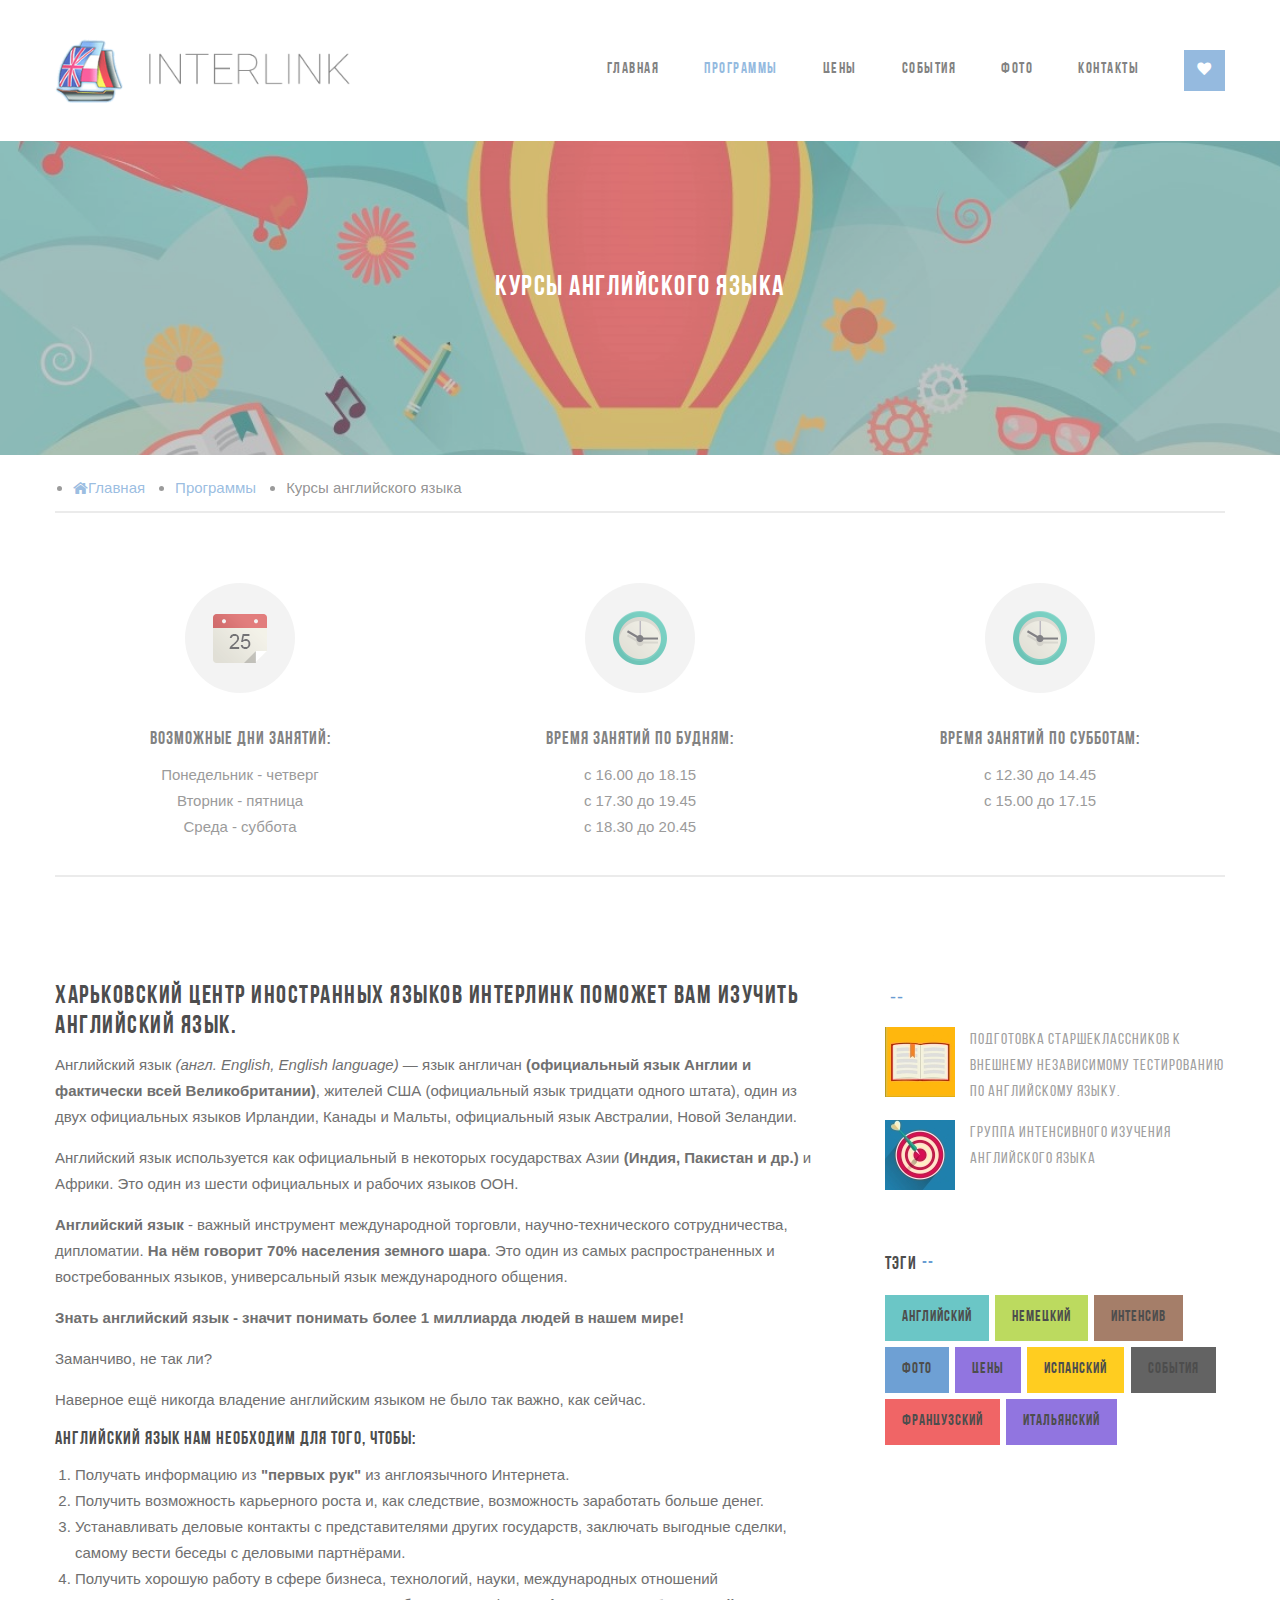
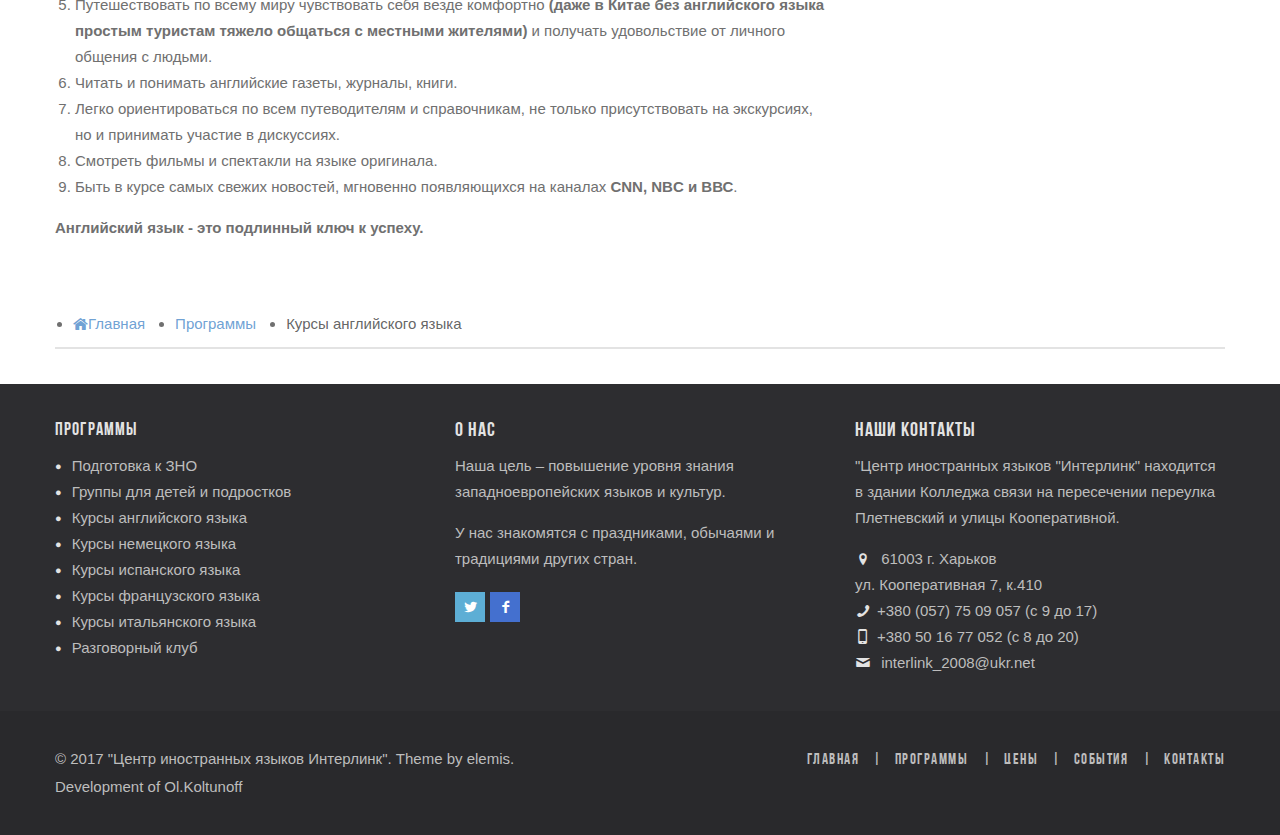
<file: Interlink/english.html>
<!DOCTYPE html>
<html lang="ru">
<head>
<meta charset="utf-8">
<meta name="viewport" content="width=device-width, initial-scale=1.0">
<meta name="keywords" content="курсы английского харьков, курсы английский харьков, курсы английского в харькове, курсы английского языка в харькове, курсы английского языка харьков, школа английского языка в харькове, школа английского языка харьков">
<meta name="description" content="Интерлинк - хорошие курсы английского языка в центре м.Площадь Конституции. Первое занятие БЕСПЛАТНО">
<meta name="author" content="">
<link rel="shortcut icon" href="style/images/favicon.png">
<title>Английский язык в Харькове | Школа английского Интерлинк</title>
<!-- Bootstrap core CSS -->
<link href="style/css/bootstrap.min.css" rel="stylesheet">
<link href="style/css/plugins.css" rel="stylesheet">
<link href="style.css" rel="stylesheet">
<link href="style/css/color/blue.css" rel="stylesheet">
<link href="style/type/bebas.css" rel="stylesheet">
<link href="style/type/fontello.css" rel="stylesheet">
<!-- HTML5 shim and Respond.js IE8 support of HTML5 elements and media queries -->
<!--[if lt IE 9]>
      <script src="style/js/html5shiv.js"></script>
      <script src="https://oss.maxcdn.com/libs/respond.js/1.3.0/respond.min.js"></script>
      <![endif]-->
<meta name="robots" content="index,follow" />
</head>
<body>
<div id="preloader"><div id="status"><div class="spinner"></div></div></div>
<div class="body-wrapper">
  <div class="navbar default">
    <div class="navbar-header">
      <div class="container">
        <div class="basic-wrapper"> <a class="btn responsive-menu pull-right" data-toggle="collapse" data-target=".navbar-collapse"><i></i></a>
          <div class="navbar-brand"><a href="index.html"><img src="style/images/logo.png" alt="" data-src="style/images/logo.png" data-ret="style/images/logo@2x.png" class="retina" /></a></div>
        </div>
        <nav class="collapse navbar-collapse pull-right">
          <ul class="nav navbar-nav">
            <li><a href="index.html">Главная</a></li>
            <li class="current"><a href="programs.html">Программы</a></li>
            <li><a href="price.html">Цены</a></li>
            <li><a href="events.html">События</a></li>
            <li><a href="foto.html">Фото</a></li>
            <li><a href="contacts.html">Контакты</a></li>
            <li class="dropdown social-dropdown pull-right">
              <div class="share btn btn-default dropdown-toggle" data-toggle="dropdown"><i class="icon-heart-1"></i></div>
              <ul class="button-group dropdown-menu dropdown-menu-right share-links">
                <li><a href="https://www.facebook.com" target="_blank" class="btn"><i class="icon-s-facebook"></i></a></li>
                <li><a href="https://twitter.com/" target="_blank" class="btn"><i class="icon-s-twitter"></i></a></li>
              </ul>
            </li>
            <!--/social-dropdown -->
          </ul>
          <!--/.navbar-nav -->
        </nav>
        <!--/.nav-collapse -->
      </div>
      <!--/.container -->
    </div>
    <!--/.navbar-header -->
  </div>
  <!--/.navbar -->
  <div class="offset"></div>
  <div class="parallax parallax1">
    <div class="container inner text-center">
      <h1>Курсы английского языка</h1>
      <div class="lead large text-center">
        <p></p>
      </div>
    </div>
    <!-- /.container -->
  </div>
  <!-- /.parallax -->
  <div class="container">
    <div class="breadcrumbs">
      <ul class="clearfix">
        <li><a href="index.html"><i class="icon-home-1"></i>Главная</a></li>
        <li><a href="programs.html"><i class=""></i>Программы</a></li>
        <li class="current"><a href="#"><i class=""></i>Курсы английского языка</a></li>
      </ul>
    </div>
    <hr>
  </div>
  <!--/ breadcrumbs -->
  <div class="container inner">
    <div class="row text-center services-1">
      <div class="col-sm-4">
        <div class="col-wrapper">
          <div class="icon-wrapper">
            <div class="icon"><img src="style/images/icons/icon-calendar.png" data-src="style/images/icons/icon-calendar.png" data-ret="style/images/icons/icon-calendar@2x.png" class="retina" alt="" style="display: inline;"> </div>
          </div>
          <div class="text-wrapper">
            <h4>Возможные дни занятий:</h4>
            <p>Понедельник - четверг<br />
            Вторник - пятница<br />
            Среда - суббота
            </p>
          </div>
        </div>
      </div>
      <div class="col-sm-4">
        <div class="col-wrapper">
          <div class="icon-wrapper">
            <div class="icon"><img src="style/images/icons/icon-clock.png" data-src="style/images/icons/icon-clock.png" data-ret="style/images/icons/icon-clock@2x.png" class="retina" alt="" style="display: inline;"> </div>
          </div>
          <div class="text-wrapper">
            <h4>Время занятий по будням:</h4>
            <p> с 16.00 до 18.15 <br />
            с 17.30 до 19.45 <br />
            с 18.30 до 20.45</p>
          </div>
        </div>
      </div>
      <div class="col-sm-4">
        <div class="col-wrapper">
          <div class="icon-wrapper">
            <div class="icon"><img src="style/images/icons/icon-clock.png" data-src="style/images/icons/icon-clock.png" data-ret="style/images/icons/icon-clock@2x.png" class="retina" alt="" style="display: inline;"> </div>
          </div>
          <div class="text-wrapper">
            <h4>Время занятий по субботам:</h4>
            <p> с 12.30 до 14.45 <br />
            с 15.00 до 17.15</p>
          </div>
        </div>
      </div>
    </div>
    <hr>
  </div>
  <div class="container inner">
    <div class="row">
      <div class="col-sm-8 content">
        <article>
          <h2>Харьковский центр иностранных языков Интерлинк поможет Вам изучить английский язык.</h2>
          <p>Английский язык <em>(англ. English, English language)</em> — язык англичан<strong> (официальный язык Англии и фактически всей Великобритании)</strong>,
            жителей США (официальный язык тридцати одного штата), один из двух официальных языков Ирландии, Канады и Мальты,
            официальный язык Австралии, Новой Зеландии.</p>
          <p>Английский язык используется как официальный в некоторых государствах Азии <strong>(Индия, Пакистан и др.) </strong>и
            Африки. Это один из шести официальных и рабочих языков ООН.</p>
          <p><strong>Английский язык </strong>- важный инструмент международной торговли, научно-технического сотрудничества,
            дипломатии. <strong>На нём говорит 70% населения земного шара</strong>. Это один из самых распространенных и
            востребованных языков, универсальный язык международного общения.</p>
          <p><strong>Знать английский язык - значит понимать более 1 миллиарда людей в нашем мире!</strong></p>
          <p>Заманчиво, не так ли?</p>
          <p>Наверное ещё никогда владение английским языком не было так важно, как сейчас.</p>
          <h4>Английский язык нам необходим для того, чтобы:</h4>
          <ol>
            <li>Получать информацию из <strong>"первых рук"</strong> из англоязычного Интернета.</li>
            <li>Получить возможность карьерного роста и, как следствие, возможность заработать больше денег.</li>
            <li>Устанавливать деловые контакты с представителями других государств, заключать выгодные сделки, самому вести беседы
              с деловыми партнёрами.</li>
            <li>Получить хорошую работу в сфере бизнеса, технологий, науки, международных отношений</li>
            <li>Путешествовать по всему миру чувствовать себя везде комфортно <strong>(даже в Китае без английского языка простым туристам тяжело общаться с местными жителями)</strong>              и получать удовольствие от личного общения с людьми.</li>
            <li>Читать и понимать английские газеты, журналы, книги.</li>
            <li>Легко ориентироваться по всем путеводителям и справочникам, не только присутствовать на экскурсиях, но и принимать
              участие в дискуссиях.</li>
            <li>Смотреть фильмы и спектакли на языке оригинала.</li>
            <li>Быть в курсе самых свежих новостей, мгновенно появляющихся на каналах <strong>CNN, NBC и ВВС</strong>.</li>
          </ol>
          <p><strong>Английский язык - это подлинный ключ к успеху.</strong></p>
        </article>
      </div>
      <!-- /.content -->
      <aside class="col-sm-4 sidebar lp30">
        <div class="sidebox widget">
          <div class="widget-title section-title"></div>
          <ul class="post-list">
            <li>
              <div class="icon-overlay"> <a href="zno.html"><span class="icn-more"></span><img src="style/images/art/a1.jpg" alt=""> </a> </div>
              <div class="meta">
                <!--<h5><a href="zno.html">ЗНО</a></h5>-->
                <em><a href="zno.html">Подготовка старшеклассников к внешнему независимому тестированию по английскому языку.</a></em> 
              </div>
            </li>
            <li>
              <div class="icon-overlay"> <a href="extra.html"><span class="icn-more"></span><img src="style/images/art/a2.jpg" alt=""> </a> </div>
              <div class="meta">
                <!--<h5><a href="zno.html">ЗНО</a></h5>-->
                <em><a href="extra.html">Группа интенсивного изучения английского языка</a></em> 
              </div>
            </li>
          </ul>
          <!-- /.post-list --> 
        </div>
        <!-- /.widget --> 
        <div class="sidebox widget">
          <h3 class="widget-title section-title">Тэги</h3>
          <ul class="tag-list">
            <li class="color-green"><a href="#">английский</a></li>
            <li class="color-lime"><a href="german.html">немецкий</a></li>
            <li class="color-brown"><a href="extra.html">интенсив</a></li>
            <li class="color-blue"><a href="foto.html">фото</a></li>
            <li class="color-purple"><a href="price.html">цены</a></li>
            <li class="color-yellow"><a href="spanish.html">испанский</a></li>
            <li class="color-gray"><a href="event.html">события</a></li>
            <li class="color-red"><a href="french.html">французский</a></li>
            <li class="color-purple"><a href="italian.html">итальянский</a></li>
          </ul>
          <!-- /.tag-list --> 
          
        </div>
        <!-- /.widget --> 
      </aside>
      <!-- /.col-sm-4 .sidebar --> 
      
    </div>
    <!-- /.row --> 
  </div>
  <!--/.container -->
  <div class="container">
    <div class="breadcrumbs">
      <ul class="clearfix">
        <li><a href="index.html"><i class="icon-home-1"></i>Главная</a></li>
        <li><a href="programs.html"><i class=""></i>Программы</a></li>
        <li class="current"><a href="#"><i class=""></i>Курсы английского языка</a></li>
      </ul>
    </div>
    <hr>
  </div>
  <!--/ breadcrumbs -->
  <footer class="footer black-wrapper">
    <div class="container inner">
      <div class="row">
        <div class="col-sm-4">
          <div class="widget">
            <h4 class="widget-title">Программы</h4>
            <ul class="circled">
              <li><a href="zno.html">Подготовка к ЗНО</a></li>
              <li><a href="kids.html">Группы для детей и подростков</a></li>
              <li><a href="#">Курсы английского языка</a></li>
              <li><a href="german.html">Курсы немецкого языка</a></li>
              <li><a href="spanish.html">Курсы испанского языка</a></li>
              <li><a href="french.html">Курсы французского языка</a></li>
              <li><a href="italian.html">Курсы итальянского языка</a></li>
              <li><a href="speak.html">Разговорный клуб</a></li>
            </ul>
          </div>
          <!-- /.widget -->
        </div>
        <!-- /column -->
        <div class="col-sm-4">
          <div class="widget">
            <h3 class="widget-title">О нас</h3>
            <p>Наша цель – повышение уровня знания западноевропейских языков и культур.</p>
            <p>У нас знакомятся с праздниками, обычаями и традициями других стран.</p>
            <div class="divide5"></div>
            <ul class="social">
              <li><a href="https://twitter.com/" target="_blank"><i class="icon-s-twitter"></i></a></li>
              <li><a href="https://www.facebook.com" target="_blank"><i class="icon-s-facebook"></i></a></li>
            </ul>
          </div>
          <!-- /.widget --> 
        </div>
        <!-- /column -->
        
        <div class="col-sm-4">
          <div class="widget">
            <h3 class="widget-title">Наши контакты</h3>
            <p>"Центр иностранных языков "Интерлинк" находится в здании Колледжа связи на пересечении переулка Плетневский и улицы Кооперативной.</p>
            <div class="contact-info"> 
              <i class="icon-location"></i> 61003 г. Харьков <br />
              ул. Кооперативная 7, к.410 <br />
              <i class="icon-phone"></i>+380 (057) 75 09 057 (с 9 до 17)<br />
              <i class="icon-mobile"></i>+380 50 16 77 052 (с 8 до 20)<br />
              <i class="icon-mail"></i> <a href="mailto:interlink_2008@ukr.net">interlink_2008@ukr.net</a> </div>
            </div>
          </div>
        <!-- /column -->

      </div>
      <!-- /.row --> 
    </div>
    <!-- .container -->
    
    <div class="sub-footer">
      <div class="container">
        <p class="pull-left">© 2017 "Центр иностранных языков Интерлинк". Theme by elemis.</p>
        <ul class="footer-menu pull-right">
          <li><a href="index.html">Главная</a></li>
          <li><a href="programs.html">Программы</a></li>
          <li><a href="price.html">Цены</a></li>
          <li><a href="events.html">События</a></li>
          <li><a href="contacts.html">Контакты</a></li>
        </ul>
      </div>
       <div class="container">
        <p class="pull-left">Development of Ol.Koltunoff</p>
        <div class="footer-menu pull-right">
        </div>
      </div>
    </div>
  </footer>
  <!-- /footer -->
</div>
<!--/.body-wrapper --> 
<script src="style/js/jquery.min.js"></script> 
<script src="style/js/bootstrap.min.js"></script> 
<script src="style/js/plugins.js"></script> 
<script src="style/js/scripts.js"></script>
</body>
</html>
</file>
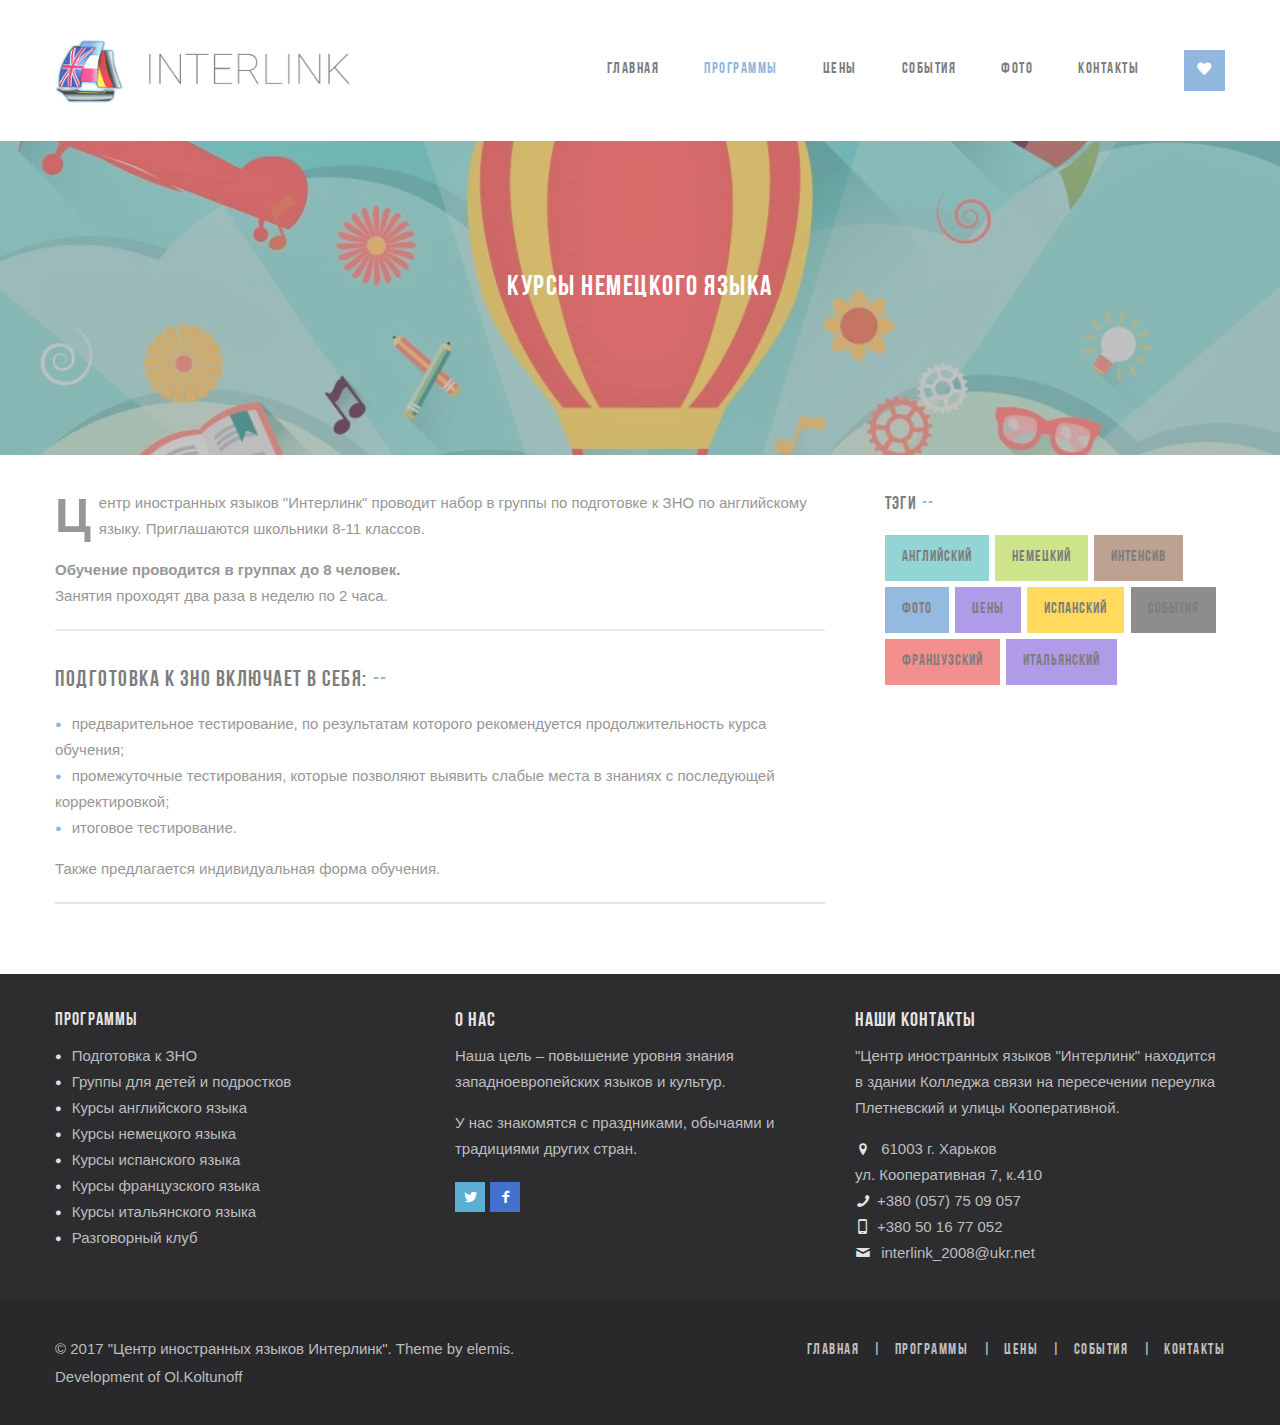
<file: Interlink/french.html>
<!DOCTYPE html>
<html lang="en">
<head>
<meta charset="utf-8">
<meta name="viewport" content="width=device-width, initial-scale=1.0">
<meta name="description" content="">
<meta name="author" content="">
<link rel="shortcut icon" href="style/images/favicon.png">
<title>Немецкий Харьков Interlink, курсы немецкого в Харькове</title>
<!-- Bootstrap core CSS -->
<link href="style/css/bootstrap.min.css" rel="stylesheet">
<link href="style/css/plugins.css" rel="stylesheet">
<link href="style.css" rel="stylesheet">
<link href="style/css/color/blue.css" rel="stylesheet">
<link href="style/type/bebas.css" rel="stylesheet">
<link href="style/type/fontello.css" rel="stylesheet">
<!-- HTML5 shim and Respond.js IE8 support of HTML5 elements and media queries -->
<!--[if lt IE 9]>
      <script src="style/js/html5shiv.js"></script>
      <script src="https://oss.maxcdn.com/libs/respond.js/1.3.0/respond.min.js"></script>
      <![endif]-->
</head>
<body>
<div id="preloader"><div id="status"><div class="spinner"></div></div></div>
<div class="body-wrapper">
  <div class="navbar default">
    <div class="navbar-header">
      <div class="container">
        <div class="basic-wrapper"> <a class="btn responsive-menu pull-right" data-toggle="collapse" data-target=".navbar-collapse"><i></i></a>
          <div class="navbar-brand"><a href="index.html"><img src="style/images/logo.png" alt="" data-src="style/images/logo.png" data-ret="style/images/logo@2x.png" class="retina" /></a></div>
        </div>
        <nav class="collapse navbar-collapse pull-right">
          <ul class="nav navbar-nav">
            <li><a href="index.html">Главная</a></li>
            <li class="current"><a href="programs.html">Программы</a></li>
            <li><a href="#">Цены</a></li>
            <li><a href="#">События</a></li>
            <li><a href="#">Фото</a></li>
            <li><a href="contacts.html">Контакты</a></li>
            <li class="dropdown social-dropdown pull-right">
              <div class="share btn btn-default dropdown-toggle" data-toggle="dropdown"><i class="icon-heart-1"></i></div>
              <ul class="button-group dropdown-menu dropdown-menu-right share-links">
                <li><a href="#" class="btn"><i class="icon-s-facebook"></i></a></li>
                <li><a href="#" class="btn"><i class="icon-s-twitter"></i></a></li>
              </ul>
            </li>
            <!--/social-dropdown -->
          </ul>
          <!--/.navbar-nav -->
        </nav>
        <!--/.nav-collapse -->
      </div>
      <!--/.container -->
    </div>
    <!--/.navbar-header -->
  </div>
  <!--/.navbar -->
  <div class="offset"></div>
  <div class="parallax parallax1">
    <div class="container inner text-center">
      <h1>Курсы немецкого языка</h1>
      <div class="lead large text-center">
        <p></p>
      </div>
    </div>
    <!-- /.container -->
  </div>
  <!-- /.parallax -->
  
  <div class="container inner">
    <div class="row">
      <div class="col-sm-8 content">
        <p><span class="dropcap">Ц</span>ентр иностранных языков "Интерлинк" проводит набор в группы по подготовке к ЗНО по английскому языку. Приглашаются школьники 8-11 классов.</p>
        <strong>Обучение проводится в группах до 8 человек.</strong>
        <p>Занятия проходят два раза в неделю по 2 часа.</p>
        <hr>
        <div class="">
          <h3 class="section-title">Подготовка к ЗНО включает в себя:</h3>
          <ul class="circled">
            <li>предварительное тестирование, по результатам которого рекомендуется продолжительность курса обучения;</li>
            <li>промежуточные тестирования, которые позволяют выявить слабые места в знаниях с последующей корректировкой;</li>
            <li>итоговое тестирование.</li>
          </ul>
          <p>Также предлагается индивидуальная форма обучения.</p>
        </div>
        <hr>
      </div>
      <!-- /.content -->
      <aside class="col-sm-4 sidebar lp30">
        <div class="sidebox widget">
          <h3 class="widget-title section-title">Тэги</h3>
          <ul class="tag-list">
            <li class="color-green"><a href="english.html">английский</a></li>
            <li class="color-lime"><a href="#">немецкий</a></li>
            <li class="color-brown"><a href="#">интенсив</a></li>
            <li class="color-blue"><a href="#">фото</a></li>
            <li class="color-purple"><a href="#">цены</a></li>
            <li class="color-yellow"><a href="#">испанский</a></li>
            <li class="color-gray"><a href="#">события</a></li>
            <li class="color-red"><a href="#">французский</a></li>
            <li class="color-purple"><a href="#">итальянский</a></li>
          </ul>
          <!-- /.tag-list --> 
          
        </div>
        <!-- /.widget --> 
      </aside>
      <!-- /.col-sm-4 .sidebar --> 
      
    </div>
    <!-- /.row --> 
  </div>
  <!--/.container -->
  <footer class="footer black-wrapper">
    <div class="container inner">
      <div class="row">
        <div class="col-sm-4">
          <div class="widget">
            <h4 class="widget-title">Программы</h4>
            <ul class="circled">
              <li><a href="#">Подготовка к ЗНО</a></li>
              <li><a href="#">Группы для детей и подростков</a></li>
              <li><a href="#">Курсы английского языка</a></li>
              <li><a href="#">Курсы немецкого языка</a></li>
              <li><a href="#">Курсы испанского языка</a></li>
              <li><a href="#">Курсы французского языка</a></li>
              <li><a href="#">Курсы итальянского языка</a></li>
              <li><a href="#">Разговорный клуб</a></li>
            </ul>
          </div>
          <!-- /.widget -->
        </div>
        <!-- /column -->
        <div class="col-sm-4">
          <div class="widget">
            <h3 class="widget-title">О нас</h3>
            <p>Наша цель – повышение уровня знания западноевропейских языков и культур.</p>
            <p>У нас знакомятся с праздниками, обычаями и традициями других стран.</p>
            <div class="divide5"></div>
            <ul class="social">
              <li><a href="#"><i class="icon-s-twitter"></i></a></li>
              <li><a href="#"><i class="icon-s-facebook"></i></a></li>
            </ul>
          </div>
          <!-- /.widget --> 
        </div>
        <!-- /column -->
        
        <div class="col-sm-4">
          <div class="widget">
            <h3 class="widget-title">Наши контакты</h3>
            <p>"Центр иностранных языков "Интерлинк" находится в здании Колледжа связи на пересечении переулка Плетневский и улицы Кооперативной.</p>
            <div class="contact-info"> 
              <i class="icon-location"></i> 61003 г. Харьков <br />
              ул. Кооперативная 7, к.410 <br />
              <i class="icon-phone"></i>+380 (057) 75 09 057 <br />
              <i class="icon-mobile"></i>+380 50 16 77 052 <br />
              <i class="icon-mail"></i> <a href="first.last@email.com">interlink_2008@ukr.net</a> </div>
            </div>
          </div>
        <!-- /column -->

      </div>
      <!-- /.row --> 
    </div>
    <!-- .container -->
    
    <div class="sub-footer">
      <div class="container">
        <p class="pull-left">© 2017 "Центр иностранных языков Интерлинк". Theme by elemis.</p>
        <ul class="footer-menu pull-right">
          <li><a href="index.html">Главная</a></li>
          <li><a href="programs.html">Программы</a></li>
          <li><a href="price.html">Цены</a></li>
          <li><a href="events.html">События</a></li>
          <li><a href="contacts.html">Контакты</a></li>
        </ul>
      </div>
       <div class="container">
        <p class="pull-left">Development of Ol.Koltunoff</p>
        <div class="footer-menu pull-right">
        </div>
      </div>
    </div>
  </footer>
  <!-- /footer -->
</div>
<!--/.body-wrapper --> 
<script src="style/js/jquery.min.js"></script> 
<script src="style/js/bootstrap.min.js"></script> 
<script src="style/js/plugins.js"></script> 
<script src="style/js/scripts.js"></script>
</body>
</html>
</file>
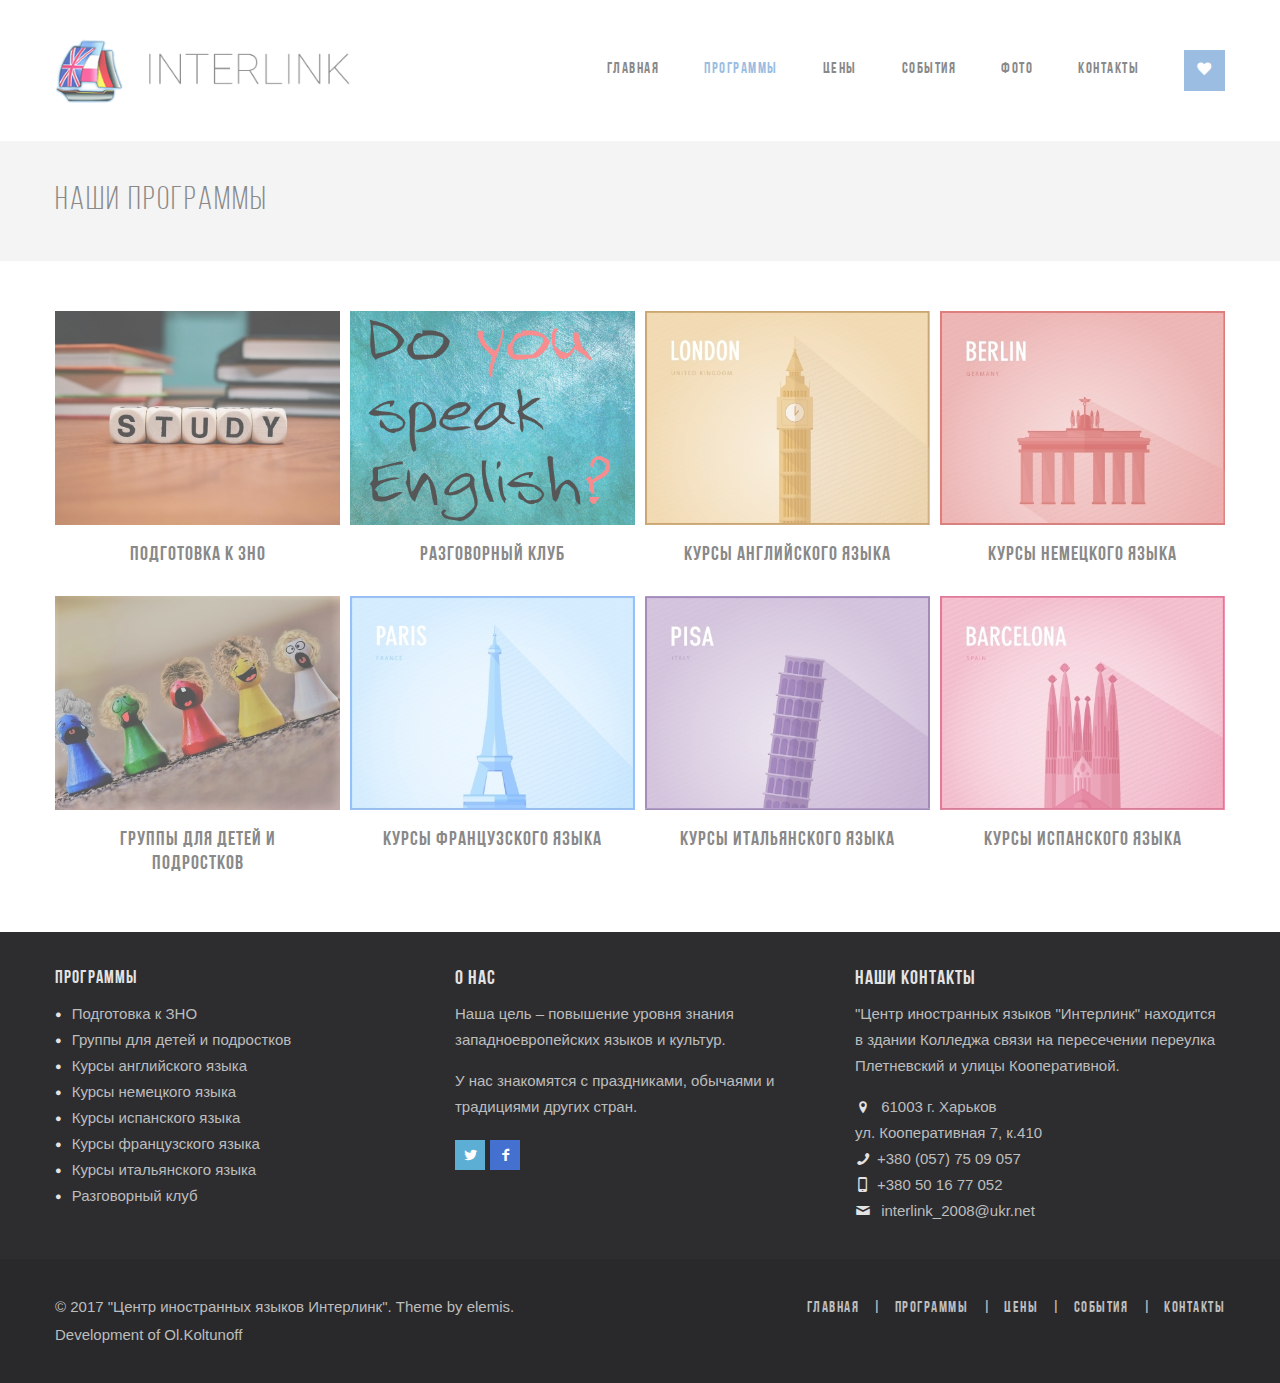
<file: Interlink/programs.html>
<!DOCTYPE html>
<html lang="en">
<head>
<meta charset="utf-8">
<meta name="viewport" content="width=device-width, initial-scale=1.0">
<meta name="description" content="">
<meta name="author" content="">
<link rel="shortcut icon" href="style/images/favicon.png">
<title>Курсы иностранных языков в Харькове - Interlink</title>
<!-- Bootstrap core CSS -->
<link href="style/css/bootstrap.min.css" rel="stylesheet">
<link href="style/css/plugins.css" rel="stylesheet">
<link href="style.css" rel="stylesheet">
<link href="style/css/color/blue.css" rel="stylesheet">
<link href="style/type/bebas.css" rel="stylesheet">
<link href="style/type/fontello.css" rel="stylesheet">
<!-- HTML5 shim and Respond.js IE8 support of HTML5 elements and media queries -->
<!--[if lt IE 9]>
      <script src="style/js/html5shiv.js"></script>
      <script src="https://oss.maxcdn.com/libs/respond.js/1.3.0/respond.min.js"></script>
      <![endif]-->
</head>
<body>
<div id="preloader"><div id="status"><div class="spinner"></div></div></div>
<div class="body-wrapper">
  <div class="navbar default">
    <div class="navbar-header">
      <div class="container">
        <div class="basic-wrapper"> <a class="btn responsive-menu pull-right" data-toggle="collapse" data-target=".navbar-collapse"><i></i></a>
          <div class="navbar-brand"><a href="index.html"><img src="style/images/logo.png" alt="" data-src="style/images/logo.png" data-ret="style/images/logo@2x.png" class="retina" /></a></div>
        </div>
        <nav class="collapse navbar-collapse pull-right">
          <ul class="nav navbar-nav">
            <li><a href="index.html">Главная</a></li>
            <li class="current"><a href="#">Программы</a></li>
            <li class="dropdown"><a href="#" class="dropdown-toggle js-activated">Цены</a></li>
            <li class="dropdown"><a href="#" class="dropdown-toggle js-activated">События</a></li>
            <li class="dropdown"><a href="#" class="dropdown-toggle js-activated">Фото</a></li>
            <li><a href="contacts.html">Контакты</a></li>
            <li class="dropdown social-dropdown pull-right">
              <div class="share btn btn-default dropdown-toggle" data-toggle="dropdown"><i class="icon-heart-1"></i></div>
              <ul class="button-group dropdown-menu dropdown-menu-right share-links">
                <li><a href="#" class="btn"><i class="icon-s-facebook"></i></a></li>
                <li><a href="#" class="btn"><i class="icon-s-twitter"></i></a></li>
              </ul>
            </li>
            <!--/social-dropdown -->
          </ul>
          <!--/.navbar-nav -->
        </nav>     
        <!--/.nav-collapse -->   
      </div>
      <!--/.container --> 
    </div>
    <!--/.navbar-header --> 
  </div>
  <!--/.navbar -->
  <div class="offset"></div>
  <div class="dark-wrapper page-title">
    <div class="container inner">
      <h1> Наши программы </h1>
    </div>
    <!--/.container -->
  </div>
  <!--/.page-title -->
  <div class="container inner">
    <div class="portfolio classic-masonry">
      <div class="clearfix"></div>
      <div class="divide15"></div>
      <div class="isotope items">
        <div class="item">
          <figure><a href="zno.html">
                  <div class="text-overlay">
                    <div class="info"><span>Подробнее...</span></div>
                  </div>
                  <img src="style/images/art/zno1.jpg" alt=""></a></figure>
          <div class="details">
            <h3 class="post-title"><a href="zno.html">Подготовка к ЗНО</a></h3>
          </div>
          <!-- /.info .hidden --> 
          
        </div>
        <div class="item">
          <figure><a href="blog-post.html">
                  <div class="text-overlay">
                    <div class="info"><span>Подробнее...</span></div>
                  </div>
                  <img src="style/images/art/speaking1.jpg" alt=""></a></figure>
          <div class="details">
            <h3 class="post-title"><a href="index.html">Разговорный клуб</a></h3>
          </div>
          <!-- /.info .hidden --> 
          
        </div>
        <div class="item">
          <figure><a href="english.html">
                  <div class="text-overlay">
                    <div class="info"><span>Подробнее...</span></div>
                  </div>
                  <img src="style/images/art/london440.jpg" alt=""></a></figure>
          <div class="details">
            <h3 class="post-title"><a href="english.html">Курсы английского языка</a></h3>
          </div>
          <!-- /.info .hidden --> 
          
        </div>
        <div class="item">
          <figure><a href="blog-post.html">
                  <div class="text-overlay">
                    <div class="info"><span>Подробнее...</span></div>
                  </div>
                  <img src="style/images/art/berlin440.jpg" alt=""></a></figure>
          <div class="details">
            <h3 class="post-title"><a href="index.html">Курсы немецкого языка</a></h3>
          </div>
          <!-- /.info .hidden --> 
          
          
        </div>
        <div class="item">
          <figure><a href="blog-post.html">
                  <div class="text-overlay">
                    <div class="info"><span>Подробнее...</span></div>
                  </div>
                  <img src="style/images/art/teen1.jpg" alt=""></a></figure>
          <div class="details">
            <h3 class="post-title"><a href="index.html">Группы для детей и подростков</a></h3>
          </div>
          <!-- /.info .hidden --> 
          
        </div>
        <div class="item">
          <figure><a href="blog-post.html">
                  <div class="text-overlay">
                    <div class="info"><span>Подробнее...</span></div>
                  </div>
                  <img src="style/images/art/paris440.jpg" alt=""></a></figure>
          <div class="details">
            <h3 class="post-title"><a href="index.html">Курсы французского языка</a></h3>
          </div>
          <!-- /.info .hidden --> 
          
          
        </div>
        <div class="item">
          <figure><a href="blog-post.html">
                  <div class="text-overlay">
                    <div class="info"><span>Подробнее...</span></div>
                  </div>
                  <img src="style/images/art/pisa440.jpg" alt=""></a></figure>
          <div class="details">
            <h3 class="post-title"><a href="index.html">Курсы итальянского языка</a></h3>
          </div>
          <!-- /.info .hidden --> 
          
          
        </div>
        <div class="item">
          <figure><a href="blog-post.html">
                  <div class="text-overlay">
                    <div class="info"><span>Подробнее...</span></div>
                  </div>
                  <img src="style/images/art/barcelona440.jpg" alt=""></a></figure>
          <div class="details">
            <h3 class="post-title"><a href="index.html">Курсы испанского языка</a></h3>
          </div>
          <!-- /.info .hidden --> 
          
          
        </div>
      </div>
    </div>
    <!-- /.portfolio.classic-masonry --> 
  </div>
  <!--/.container -->
  <footer class="footer black-wrapper">
    <div class="container inner">
      <div class="row">
        <div class="col-sm-4">
          <div class="widget">
            <h4 class="widget-title">Программы</h4>
            <ul class="circled">
              <li><a href="#">Подготовка к ЗНО</a></li>
              <li><a href="#">Группы для детей и подростков</a></li>
              <li><a href="#">Курсы английского языка</a></li>
              <li><a href="#">Курсы немецкого языка</a></li>
              <li><a href="#">Курсы испанского языка</a></li>
              <li><a href="#">Курсы французского языка</a></li>
              <li><a href="#">Курсы итальянского языка</a></li>
              <li><a href="#">Разговорный клуб</a></li>
            </ul>
          </div>
          <!-- /.widget -->
        </div>
        <!-- /column -->
        <div class="col-sm-4">
          <div class="widget">
            <h3 class="widget-title">О нас</h3>
            <p>Наша цель – повышение уровня знания западноевропейских языков и культур.</p>
            <p>У нас знакомятся с праздниками, обычаями и традициями других стран.</p>
            <div class="divide5"></div>
            <ul class="social">
              <li><a href="#"><i class="icon-s-twitter"></i></a></li>
              <li><a href="#"><i class="icon-s-facebook"></i></a></li>
            </ul>
          </div>
          <!-- /.widget --> 
        </div>
        <!-- /column -->
        
        <div class="col-sm-4">
          <div class="widget">
            <h3 class="widget-title">Наши контакты</h3>
            <p>"Центр иностранных языков "Интерлинк" находится в здании Колледжа связи на пересечении переулка Плетневский и улицы Кооперативной.</p>
            <div class="contact-info"> 
              <i class="icon-location"></i> 61003 г. Харьков <br />
              ул. Кооперативная 7, к.410 <br />
              <i class="icon-phone"></i>+380 (057) 75 09 057 <br />
              <i class="icon-mobile"></i>+380 50 16 77 052 <br />
              <i class="icon-mail"></i> <a href="first.last@email.com">interlink_2008@ukr.net</a> </div>
            </div>
          </div>
        <!-- /column -->

      </div>
      <!-- /.row --> 
    </div>
    <!-- .container -->
    
    <div class="sub-footer">
      <div class="container">
        <p class="pull-left">© 2017 "Центр иностранных языков Интерлинк". Theme by elemis.</p>
        <ul class="footer-menu pull-right">
          <li><a href="index.html">Главная</a></li>
          <li><a href="#">Программы</a></li>
          <li><a href="price.html">Цены</a></li>
          <li><a href="events.html">События</a></li>
          <li><a href="contacts.html">Контакты</a></li>
        </ul>
      </div>
       <div class="container">
        <p class="pull-left">Development of Ol.Koltunoff</p>
        <div class="footer-menu pull-right">
        </div>
      </div>
    </div>
  </footer>
  <!-- /footer -->
</div>
<!--/.body-wrapper --> 
<script src="style/js/jquery.min.js"></script> 
<script src="style/js/bootstrap.min.js"></script> 
<script src="style/js/plugins.js"></script> 
<script src="style/js/scripts.js"></script>
</body>
</html>
</file>
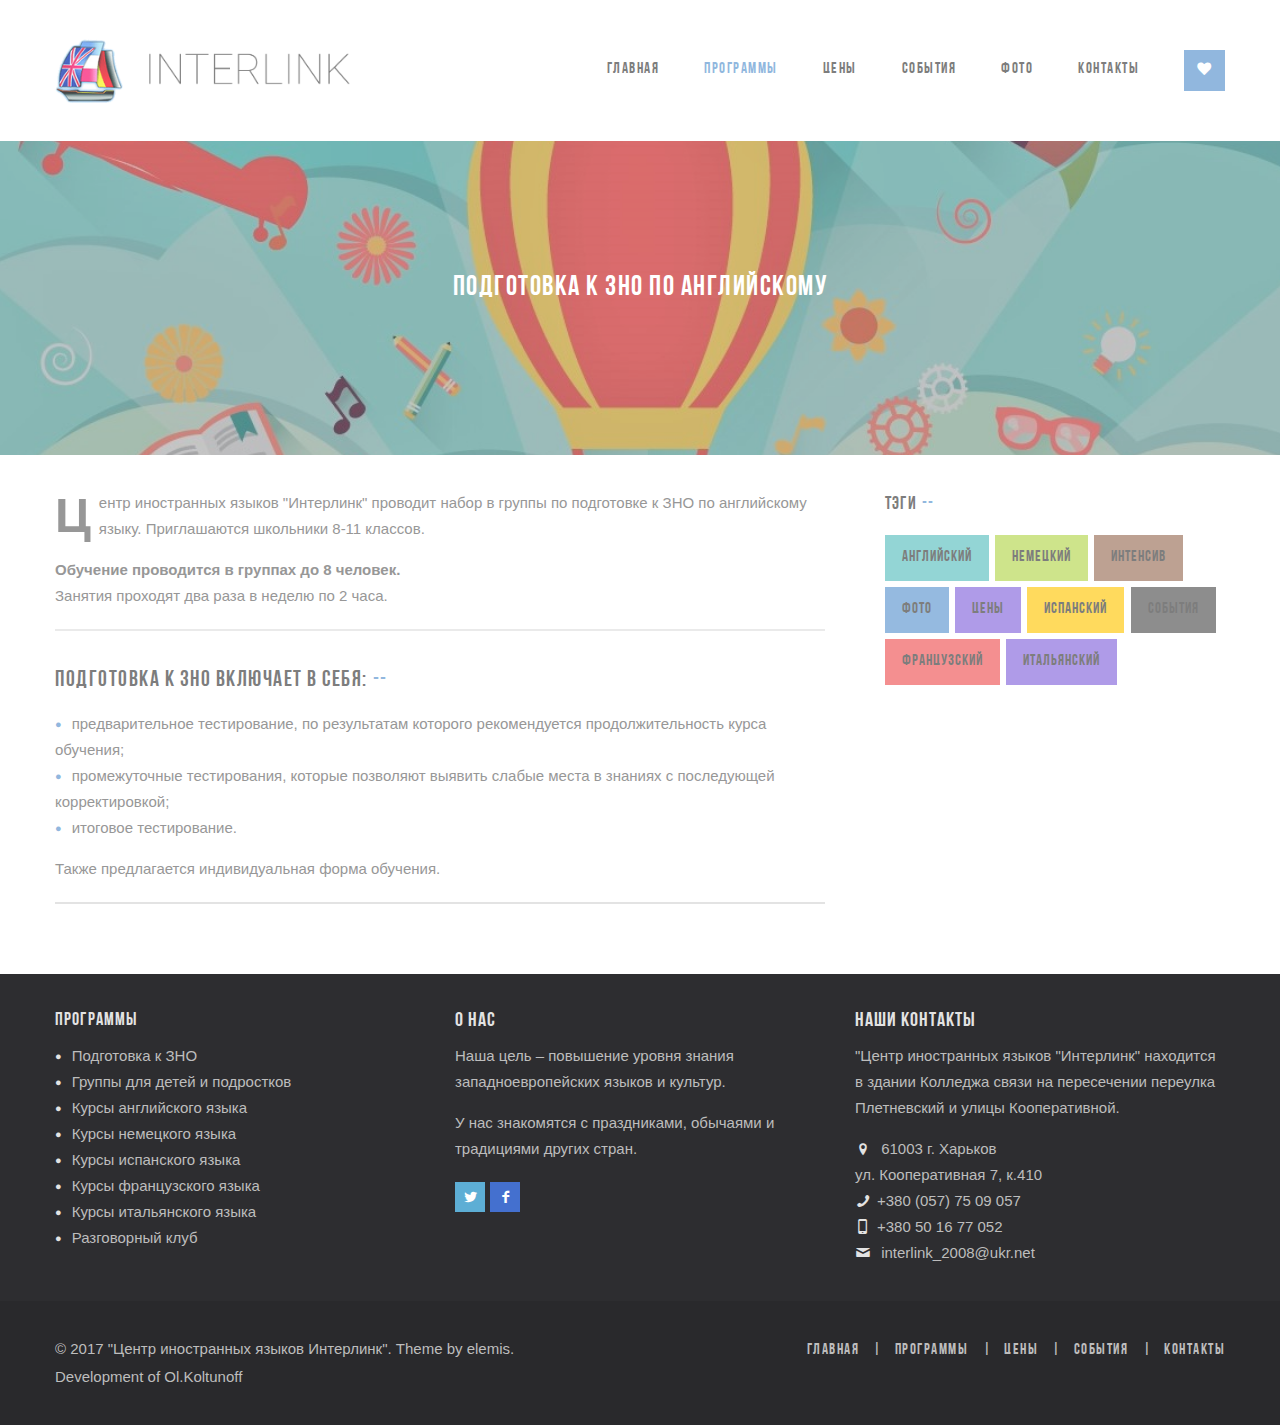
<file: Interlink/zno.html>
<!DOCTYPE html>
<html lang="en">
<head>
<meta charset="utf-8">
<meta name="viewport" content="width=device-width, initial-scale=1.0">
<meta name="description" content="">
<meta name="author" content="">
<link rel="shortcut icon" href="style/images/favicon.png">
<title>Keepsake</title>
<!-- Bootstrap core CSS -->
<link href="style/css/bootstrap.min.css" rel="stylesheet">
<link href="style/css/plugins.css" rel="stylesheet">
<link href="style.css" rel="stylesheet">
<link href="style/css/color/blue.css" rel="stylesheet">
<link href="style/type/bebas.css" rel="stylesheet">
<link href="style/type/fontello.css" rel="stylesheet">
<!-- HTML5 shim and Respond.js IE8 support of HTML5 elements and media queries -->
<!--[if lt IE 9]>
      <script src="style/js/html5shiv.js"></script>
      <script src="https://oss.maxcdn.com/libs/respond.js/1.3.0/respond.min.js"></script>
      <![endif]-->
</head>
<body>
<div id="preloader"><div id="status"><div class="spinner"></div></div></div>
<div class="body-wrapper">
  <div class="navbar default">
    <div class="navbar-header">
      <div class="container">
        <div class="basic-wrapper"> <a class="btn responsive-menu pull-right" data-toggle="collapse" data-target=".navbar-collapse"><i></i></a>
          <div class="navbar-brand"><a href="index.html"><img src="style/images/logo.png" alt="" data-src="style/images/logo.png" data-ret="style/images/logo@2x.png" class="retina" /></a></div>
        </div>
        <nav class="collapse navbar-collapse pull-right">
          <ul class="nav navbar-nav">
            <li><a href="index.html">Главная</a></li>
            <li class="current"><a href="programs.html">Программы</a></li>
            <li><a href="#">Цены</a></li>
            <li><a href="#">События</a></li>
            <li><a href="#">Фото</a></li>
            <li><a href="contacts.html">Контакты</a></li>
            <li class="dropdown social-dropdown pull-right">
              <div class="share btn btn-default dropdown-toggle" data-toggle="dropdown"><i class="icon-heart-1"></i></div>
              <ul class="button-group dropdown-menu dropdown-menu-right share-links">
                <li><a href="#" class="btn"><i class="icon-s-facebook"></i></a></li>
                <li><a href="#" class="btn"><i class="icon-s-twitter"></i></a></li>
              </ul>
            </li>
            <!--/social-dropdown -->
          </ul>
          <!--/.navbar-nav -->
        </nav>
        <!--/.nav-collapse -->
      </div>
      <!--/.container -->
    </div>
    <!--/.navbar-header -->
  </div>
  <!--/.navbar -->
  <div class="offset"></div>
  <div class="parallax parallax1">
    <div class="container inner text-center">
      <h1>Подготовка к ЗНО по английскому</h1>
      <div class="lead large text-center">
        <p></p>
      </div>
    </div>
    <!-- /.container -->
  </div>
  <!-- /.parallax -->
  
  <div class="container inner">
    <div class="row">
      <div class="col-sm-8 content">
        <p><span class="dropcap">Ц</span>ентр иностранных языков "Интерлинк" проводит набор в группы по подготовке к ЗНО по английскому языку. Приглашаются школьники 8-11 классов.</p>
        <strong>Обучение проводится в группах до 8 человек.</strong>
        <p>Занятия проходят два раза в неделю по 2 часа.</p>
        <hr>
        <div class="">
          <h3 class="section-title">Подготовка к ЗНО включает в себя:</h3>
          <ul class="circled">
            <li>предварительное тестирование, по результатам которого рекомендуется продолжительность курса обучения;</li>
            <li>промежуточные тестирования, которые позволяют выявить слабые места в знаниях с последующей корректировкой;</li>
            <li>итоговое тестирование.</li>
          </ul>
          <p>Также предлагается индивидуальная форма обучения.</p>
        </div>
        <hr>
      </div>
      <!-- /.content -->
      <aside class="col-sm-4 sidebar lp30">
        <div class="sidebox widget">
          <h3 class="widget-title section-title">Тэги</h3>
          <ul class="tag-list">
            <li class="color-green"><a href="english.html">английский</a></li>
            <li class="color-lime"><a href="#">немецкий</a></li>
            <li class="color-brown"><a href="#">интенсив</a></li>
            <li class="color-blue"><a href="#">фото</a></li>
            <li class="color-purple"><a href="price.html">цены</a></li>
            <li class="color-yellow"><a href="#">испанский</a></li>
            <li class="color-gray"><a href="#">события</a></li>
            <li class="color-red"><a href="#">французский</a></li>
            <li class="color-purple"><a href="#">итальянский</a></li>
          </ul>
          <!-- /.tag-list --> 
          
        </div>
        <!-- /.widget --> 
      </aside>
      <!-- /.col-sm-4 .sidebar --> 
      
    </div>
    <!-- /.row --> 
  </div>
  <!--/.container -->
  <footer class="footer black-wrapper">
    <div class="container inner">
      <div class="row">
        <div class="col-sm-4">
          <div class="widget">
            <h4 class="widget-title">Программы</h4>
            <ul class="circled">
              <li><a href="#">Подготовка к ЗНО</a></li>
              <li><a href="#">Группы для детей и подростков</a></li>
              <li><a href="#">Курсы английского языка</a></li>
              <li><a href="#">Курсы немецкого языка</a></li>
              <li><a href="#">Курсы испанского языка</a></li>
              <li><a href="#">Курсы французского языка</a></li>
              <li><a href="#">Курсы итальянского языка</a></li>
              <li><a href="#">Разговорный клуб</a></li>
            </ul>
          </div>
          <!-- /.widget -->
        </div>
        <!-- /column -->
        <div class="col-sm-4">
          <div class="widget">
            <h3 class="widget-title">О нас</h3>
            <p>Наша цель – повышение уровня знания западноевропейских языков и культур.</p>
            <p>У нас знакомятся с праздниками, обычаями и традициями других стран.</p>
            <div class="divide5"></div>
            <ul class="social">
              <li><a href="#"><i class="icon-s-twitter"></i></a></li>
              <li><a href="#"><i class="icon-s-facebook"></i></a></li>
            </ul>
          </div>
          <!-- /.widget --> 
        </div>
        <!-- /column -->
        
        <div class="col-sm-4">
          <div class="widget">
            <h3 class="widget-title">Наши контакты</h3>
            <p>"Центр иностранных языков "Интерлинк" находится в здании Колледжа связи на пересечении переулка Плетневский и улицы Кооперативной.</p>
            <div class="contact-info"> 
              <i class="icon-location"></i> 61003 г. Харьков <br />
              ул. Кооперативная 7, к.410 <br />
              <i class="icon-phone"></i>+380 (057) 75 09 057 <br />
              <i class="icon-mobile"></i>+380 50 16 77 052 <br />
              <i class="icon-mail"></i> <a href="first.last@email.com">interlink_2008@ukr.net</a> </div>
            </div>
          </div>
        <!-- /column -->

      </div>
      <!-- /.row --> 
    </div>
    <!-- .container -->
    
    <div class="sub-footer">
      <div class="container">
        <p class="pull-left">© 2017 "Центр иностранных языков Интерлинк". Theme by elemis.</p>
        <ul class="footer-menu pull-right">
          <li><a href="index.html">Главная</a></li>
          <li><a href="programs.html">Программы</a></li>
          <li><a href="price.html">Цены</a></li>
          <li><a href="events.html">События</a></li>
          <li><a href="contacts.html">Контакты</a></li>
        </ul>
      </div>
       <div class="container">
        <p class="pull-left">Development of Ol.Koltunoff</p>
        <div class="footer-menu pull-right">
        </div>
      </div>
    </div>
  </footer>
  <!-- /footer -->
</div>
<!--/.body-wrapper --> 
<script src="style/js/jquery.min.js"></script> 
<script src="style/js/bootstrap.min.js"></script> 
<script src="style/js/plugins.js"></script> 
<script src="style/js/scripts.js"></script>
</body>
</html>
</file>
<file: Interlink/style.css>
/*-------------------------------------------------------------------------------------
Theme Name:	Keepsake
Theme URI: 	http://themes.iki-bir.com/keepsake
Version:	1.0
Author:		elemis
-------------------------------------------------------------------------------------*/
/*-------------------------------------------------------------------------------------
[TABLE OF CONTENTS]

	00. RESET
	01. GENERAL
	02. BUTTON
  02.1 TAGS
	03. HEADER
	04. FIXED MENU
	05. ISOTOPE PORTFOLIO GRID
	06. OVERLAY
	07. SLIDER PRO
	08. BASIC GALLERY
	09. SERVICES
	10. BLOG
	11. AUTHOR
	12. COMMENTS
	13. FORMS
	14. TOOLTIP
	15. TABS
	16. ACCORDION / TOGGLE
	17. PROGRESS BAR
	18. PRICING TABLE
	19. PARALAX
	20. SOCIAL ICONS
	21. FANCYBOX
	22. FEATURES
	23. DIVIDERS
	24. RESPONSIVE

	text: #707070
	hover: #ef5f60
	headings: #4d4d4d
	meta: #9f9f9f;
	dark wrapper background: #eeeeee;
	
	font-family: "Helvetica Neue", Helvetica, Arial, sans-serif;
	font-family: 'bebas_neuebold';
	font-family: 'bebas_neuebook';
	font-family: 'bebas_neue_regularregular';
	
-------------------------------------------------------------------------------------*/
/*-----------------------------------------------------------------------------------*/
/*	00. RESET
/*-----------------------------------------------------------------------------------*/
*,
*:before,
*:after {
    -webkit-box-sizing: border-box;
    -moz-box-sizing: border-box;
    box-sizing: border-box;
}
:focus {
    outline: 0 !important
}
.fit-vids-style {
    display: none
}
figure {
    margin: 0;
    padding: 0;
}
figure img {
    height: auto
}
iframe {
    border: none
}
::selection {
    background: #fefac7; /* Safari */
    color: #2f2f2f;
}
::-moz-selection {
    background: #fefac7; /* Firefox */
    color: #2f2f2f;
}
@-webkit-keyframes rotation { 
	from {
	    -webkit-transform: rotate(0deg)
	}
	to {
	    -webkit-transform: rotate(359deg)
	}
}
@-moz-keyframes rotation { 
	from {
	    -moz-transform: rotate(0deg)
	}
	to {
	    -moz-transform: rotate(359deg)
	}
}
@-o-keyframes rotation { 
	from {
	    -o-transform: rotate(0deg)
	}
	to {
	    -o-transform: rotate(359deg)
	}
}
@keyframes rotation { 
	from {
	    transform: rotate(0deg)
	}
	to {
	    transform: rotate(359deg)
	}
}
body {
    overflow-x: hidden !important
}
#preloader {
    position: fixed;
    top: 0;
    left: 0;
    right: 0;
    bottom: 0;
    background-color: #fefefe;
    z-index: 9999999;
}
#status {
    width: 36px;
    height: 36px;
    position: absolute;
    left: 50%;
    top: 50%;
    margin: -18px 0 0 -18px;
}
.spinner {
    height: 36px;
    width: 36px;
    position: relative;
    -webkit-animation: rotation .8s infinite linear;
    -moz-animation: rotation .8s infinite linear;
    -o-animation: rotation .8s infinite linear;
    animation: rotation .8s infinite linear;
    border-left: 3px solid rgba(239, 95, 96,.15);
    border-right: 3px solid rgba(239, 95, 96,.15);
    border-bottom: 3px solid rgba(239, 95, 96,.15);
    border-top: 3px solid rgba(239, 95, 96,.8);
    border-radius: 100%;
}
/*-----------------------------------------------------------------------------------*/
/*	01. GENERAL
/*-----------------------------------------------------------------------------------*/
body {
    font-family: "Helvetica Neue", Helvetica, Arial, sans-serif;
    overflow-x: hidden;
    color: #707070;
    font-size: 15px;
    font-weight: normal;
    -webkit-font-smoothing: antialiased;
    -moz-osx-font-smoothing: grayscale;
    -webkit-text-size-adjust: 100%;
}
.container {
    padding-right: 0;
    padding-left: 0;
}
body,
li,
address {
    line-height: 26px
}
input,
button,
select,
textarea {
    font-family: "Helvetica Neue", Helvetica, Arial, sans-serif;
    font-size: 15px;
    font-weight: normal;
}
p {
    margin: 0 0 15px
}
a {
    color: #ef5f60;
    -webkit-transition: all 200ms ease-in;
    -o-transition: all 200ms ease-in;
    -moz-transition: all 200ms ease-in;
}
a.nocolor {
    color: #707070
}
a.nocolor:hover {
    color: #ef5f60
}
a:hover,
a:focus {
    color: #232323;
    text-decoration: none;
}
.colored {
    color: #ef5f60
}
h1,
h2,
h3,
h4,
h5,
h6 {
    font-family: 'bebas_neuebold';
    margin-top: 0;
    color: #4d4d4d;
    margin-bottom: 10px;
    font-weight: normal;
    letter-spacing: 1px;
}
h1 {
    font-size: 28px;
    line-height: 34px;
    letter-spacing: 1.5px;
}
h2 {
    font-size: 25px;
    line-height: 30px;
    letter-spacing: 1.5px;
}
h3 {
    font-size: 20px;
    line-height: 24px;
}
h4 {
    font-size: 18px;
    line-height: 24px;
}
h5 {
    font-size: 15px;
    line-height: 22px;
}
h6 {
    font-size: 14px;
    line-height: 20px;
}
.intro h1 {
    font-family: 'bebas_neuebook';
    font-size: 38px;
    line-height: 40px;
    font-weight: normal;
    letter-spacing: 3px;
    margin-bottom: 15px;
}
.page-title h1,
.page-title h2 {
    font-family: 'bebas_neuebook';
    font-size: 32px;
    line-height: 40px;
    font-weight: normal;
    letter-spacing: 2px;
    margin: 0;
}
.page-title .inner {
    padding-top: 40px;
    padding-bottom: 40px;
}
.onepage .page-title,
.onepage .intro {
    text-align: center;
    position: relative;
}
.onepage .page-title:after {
    content: "";
    display: block;
    position: absolute;
    bottom: -9px;
    left: 50%;
    margin-left: -9px;
    width: 9px;
    height: 9px;
    border-left: 9px solid transparent;
    border-right: 9px solid transparent;
    border-top: 9px solid #eeeeee;
}
.intro p {
    margin: 0
}
.lead {
    font-family: 'bebas_neuebook';
    font-size: 28px;
    line-height: 30px;
    color: #4d4d4d;
    letter-spacing: 1.5px;
}
.onepage section .lead,
.parallax .lead {
    font-family: inherit;
    letter-spacing: normal;
    font-size: 22px;
    line-height: 32px;
    font-weight: 300;
    color: #707070;
}
h2.post-title {
    margin-bottom: 10px;
    font-size: 22px;
}
.classic-blog .post-title {
    font-size: 25px;
    line-height: 30px;
}
h3 span.meta:before {
    display: inline-block;
    content: "-";
    padding-right: 5px;
    padding-left: 3px;
}
.post-title a {
    color: #4d4d4d
}
.post-title a:hover {
    color: #ef5f60
}
.section-title {
    font-size: 22px;
    line-height: 30px;
    text-transform: uppercase;
    margin-bottom: 15px;
    letter-spacing: 1.5px;
}
.section-title:after {
    content: "--";
    display: inline-block;
    padding-left: 5px;
    color: #ef5f60;
}
.section-title.text-center:before {
    content: "--";
    display: inline-block;
    padding-right: 5px;
    color: #ef5f60;
}
.team h3 {
    margin-bottom: 5px
}
.team p {
    margin-bottom: 20px
}
.team figure {
    margin-bottom: 15px
}
.dark-wrapper {
    background: #eeeeee
}
.black-wrapper {
    background: #2d2d30;
    color: #bdbdbd;
}
.black-wrapper h1,
.black-wrapper h2,
.black-wrapper h3,
.black-wrapper h4,
.black-wrapper h5,
.black-wrapper h6 {
    color: #e3e3e3
}
.black-wrapper .lead {
    color: #9d9d9d
}
.black-wrapper a {
    color: #FFF
}
.black-wrapper a:hover {
    color: #ef5f60
}
.inner {
    padding-top: 35px;
    padding-bottom: 35px;
}
.inner-small {
    padding-top: 50px;
    padding-bottom: 50px;
}
ul {
    padding: 0 0 0 18px
}
ol {
    padding: 0 0 0 20px
}
ul,
ol {
    margin-bottom: 15px
}
ul.circled {
    padding: 0;
    list-style: none;
}
ul.circled li:before {
    content: '●';
    margin-right: 10px;
    font-weight: normal;
    vertical-align: top;
    display: inline-block;
    color: #ef5f60;
    font-size: 11px;
}
.thin {
    width: 93%;
    margin: 0 auto;
}
.dropcap {
    font-weight: 800;
    display: block;
    float: left;
    font-size: 49px;
    padding: 0;
    margin: 0;
    margin: 12px 8px 0 0;
    text-transform: uppercase;
}
hr {
    border: none;
    border-bottom: 2px solid rgba(0,0,0,0.11);
    /*padding-bottom: 40px;*/
    margin-bottom: 35px;
}
.alert {
    padding-bottom: 13px
}
blockquote {
    background: #eeeeee;
    border: 0;
    padding: 30px 35px;
    margin: 20px 0 0 0;
}
blockquote p {
    font-size: 22px;
    line-height: 32px;
    font-weight: 300;
}
blockquote small {
    margin-top: 15px;
    font-family: 'bebas_neuebold';
    font-size: 16px;
    color: #4d4d4d;
    letter-spacing: 1px;
    font-weight: normal;
}
.testimonials {
    list-style: none
}
.testimonials blockquote {
    background: none;
    padding: 0;
    margin: 0;
}
.testimonials blockquote p {
    background: #eeeeee;
    padding: 30px 35px;
    position: relative;
    margin: 0 0 10px 0;
    font-size: 18px;
    line-height: 28px;
}
.testimonials blockquote small:before {
    content: ""
}
.testimonials [class*="col-"] {
    margin-bottom: 30px
}
.testimonials blockquote small {
    float: right
}
.testimonials [class*="col-"] blockquote p:after {
    border-color: #edf1f2 transparent;
    border-style: solid;
    border-width: 20px 0 0 20px;
    bottom: -20px;
    content: "";
    display: block;
    position: absolute;
    width: 0;
    right: 30px;
}
#map {
    width: 100%;
    height: 400px;
}
#map.small {
    height: 200px
}
.footer a {
    color: #bdbdbd !important
}
.footer a:hover {
    color: #ef5f60 !important
}
footer [class*="col-"] .widget {
    margin-top: 25px
}
footer [class*="col-"] .widget:first-child {
    margin-top: 0
}
footer ul.tag-list li a {
    color: #e3e3e3;
    background: #242426;
}
.footer-menu {
    padding: 0;
    margin: 0;
    list-style: none;
}
.footer-menu li {
    display: inline;
    padding-left: 10px;
    font-family: 'bebas_neuebold';
    font-size: 15px;
    font-weight: normal;
    letter-spacing: 1.5px;
}
.footer-menu li:before {
    display: inline-block;
    content: "|";
    padding-right: 12px;
}
.footer-menu li:first-child:before {
    display: none
}
.contact-info {
    margin: 0;
    padding: 0;
    list-style: none;
}
.contact-info i {
    margin-right: 7px;
    color: #e3e3e3;
}
footer ul.circled li:before {
    color: #e3e3e3
}
.sub-footer {
    background: #29292c;
    padding: 35px 0;
}
.sub-footer p {
    padding: 0;
    margin: 0;
}
/*-----------------------------------------------------------------------------------*/
/*	02. BUTTON
/*-----------------------------------------------------------------------------------*/
.btn,
.btn-submit {
    color: #fff !important;
    background: #ef5f60;
    margin-bottom: 10px;
    margin-right: 4px;
    padding: 10px 17px 8px;
    font-weight: normal;
    text-shadow: none;
    border: none;
    -webkit-border-radius: 0;
    border-radius: 0;
    -webkit-transition: all 200ms ease-in;
    -o-transition: all 200ms ease-in;
    -moz-transition: all 200ms ease-in;
    -webkit-box-shadow: none;
    -moz-box-shadow: none;
    box-shadow: none;
    display: inline-block;
    font-family: 'bebas_neuebold';
    font-size: 15px;
    letter-spacing: 1px;
}
@-moz-document url-prefix() { 
	.btn,
	.btn-submit {
	    padding: 10px 17px 10px
	}
}
.text-center .btn {
    margin: 0 4px
}
.btn-large {
    padding: 12px 21px
}
.btn.btn-red {
    background: #ef5f60
}
.btn.btn-pink {
    background: #e767a1
}
.btn.btn-purple {
    background: #8c6fdf
}
.btn.btn-blue {
    background: #689cd2
}
.btn.btn-green {
    background: #65c4c4
}
.btn.btn-gray {
    background: #5d5d5d
}
.btn.btn-brown {
    background: #a17963
}
.btn.btn-yellow {
    background: #ffcb17
}
.btn.btn-lime {
    background: #b9d958
}
.btn:hover,
.btn:focus,
.btn:active,
.btn.active,
.pagination ul > li > a:hover,
.pagination ul > li > a:focus,
.pagination ul > .active > a,
.pagination ul > .active > span,
.open >.dropdown-toggle.btn-default,
footer ul.tag-list li a:hover {
    background: #e05152;
    color: #fff !important;
    -webkit-transition: all 200ms ease-in;
    -o-transition: all 200ms ease-in;
    -moz-transition: all 200ms ease-in;
    -webkit-box-shadow: none;
    -moz-box-shadow: none;
    box-shadow: none;
}
.btn-red:hover,
.btn-red:focus,
.btn-red:active,
.btn-red.active {
    background: #e05152 !important
}
.btn-pink:hover,
.btn-pink:focus,
.btn-pink:active,
.btn-pink.active {
    background: #da5e96 !important
}
.btn-purple:hover,
.btn-purple:focus,
.btn-purple:active,
.btn-purple.active {
    background: #8266d1 !important
}
.btn-blue:hover,
.btn-blue:focus,
.btn-blue:active,
.btn-blue.active {
    background: #5d90c5 !important
}
.btn-green:hover,
.btn-green:focus,
.btn-green:active,
.btn-green.active {
    background: #5bb8b8 !important
}
.btn-gray:hover,
.btn-gray:focus,
.btn-gray:active,
.btn-gray.active {
    background: #4f4f4f !important
}
.btn-brown:hover,
.btn-brown:focus,
.btn-brown:active,
.btn-brown.active {
    background: #8d6d5c !important
}
.btn-yellow:hover,
.btn-yellow:focus,
.btn-yellow:active,
.btn-yellow.active {
    background: #f7c108 !important
}
.btn-lime:hover,
.btn-lime:focus,
.btn-lime:active,
.btn-lime.active {
    background: #adcb53 !important
}
.btn.fixed-width {
    width: 155px
}
.btn i {
    margin-right: 5px
}
.social-dropdown .btn i {
    margin: 0
}
.share.btn {
    padding: 10px 13px !important
}
.share.btn.dropdown-toggle {
    margin-bottom: 0
}
.share-links {
    padding: 0 !important;
    margin-top: 10px !important;
    list-style: none;
    min-width: 0 !important;
    width: auto !important;
}
.share-links li {
    cursor: pointer;
    display: block;
    border: 0 !important;
    line-height: normal !important;
}
.share-links li a {
    padding: 0 !important;
    display: block;
    line-height: normal !important;
    margin: 0 !important;
}
.share-links li a i {
    padding: 12px 13px 12px 14px !important;
    line-height: normal !important;
    display: block;
    -webkit-transition: all 200ms ease-in;
    -o-transition: all 200ms ease-in;
    -moz-transition: all 200ms ease-in;
}
.share-links .icon-s-facebook,
.click-share .share-facebook {
    background: #4470cf
}
.share-links .icon-s-facebook:hover,
.click-share .share-facebook:hover {
    background-color: #4066b9
}
.share-links .icon-s-twitter,
.click-share .share-twitter {
    background: #5daed5
}
.share-links .icon-s-twitter:hover,
.click-share .share-twitter:hover {
    background-color: #569cbe
}
.share-links .icon-s-pinterest,
.click-share .share-pinterest {
    background: #c53942
}
.share-links .icon-s-pinterest:hover,
.click-share .share-pinterest:hover {
    background-color: #b0363e
}
.click-share {
    margin-top: 15px
}
.click-share ul {
    padding: 0;
    margin: 0;
    list-style: none;
}
.click-share ul li {
    cursor: pointer;
    display: inline;
    padding: 0 1px;
}
.click-share ul li .btn {
    margin: 0
}
/*-----------------------------------------------------------------------------------*/
/*	02.1 TAGS
/*-----------------------------------------------------------------------------------*/
ul.tag-list li.color-lime a{
  background: rgba(185, 217, 88, 0.96);
}
ul.tag-list li.color-brown a{
  background: rgba(161, 121, 99, 0.96);
}
ul.tag-list li.color-pink a{
  background: rgba(231, 103, 161, 0.96);
}
ul.tag-list li.color-red a{
  background: rgba(239, 95, 96, 0.96);
}
ul.tag-list li.color-blue a{
  background: rgba(104, 156, 210, 0.96);
}
ul.tag-list li.color-yellow a{
  background: rgba(255, 203, 23, 0.96);
}
ul.tag-list li.color-purple a{
  background: rgba(140, 111, 223, 0.96);
}
ul.tag-list li.color-gray a{
  background: rgba(93, 93, 93, 0.96);
}
ul.tag-list li.color-green a{
  background: rgba(101, 196, 196, 0.96);
}
/*-----------------------------------------------------------------------------------*/
/*	02.2 breadcrumbs
/*-----------------------------------------------------------------------------------*/
.breadcrumbs{
  padding-top: 20px;
  margin-bottom: -10px;
}
.breadcrumbs li{
  float: left;
  margin-right: 30px;
}

.breadcrumbs li:not(.current) a{
 color: rgba(104, 156, 210, 0.96);
}
.breadcrumbs li:not(.current) a:hover{
 color: #4470cf;
}
.breadcrumbs li.current a{
 color: rgba(93, 93, 93, 0.96);
}
/*-----------------------------------------------------------------------------------*/
/*	03. HEADER
/*-----------------------------------------------------------------------------------*/
.navbar-header {
    float: none !important
}
.navbar .container {
    padding: 0
}
.navbar {
    margin: 0;
    border-radius: 0;
    border: none;
    position: fixed;
    z-index: 8000;
    min-height: inherit;
    width: 100%;
    background: none;
}
.navbar-brand {
    padding: 34px 0 0 0;/*Поднял выше лого, по сравнению с оригиналом*/
}
.navbar-brand img {
    -webkit-transition: all 0.3s;
    -moz-transition: all 0.3s;
    -ms-transition: all 0.3s;
    -o-transition: all 0.3s;
    transition: all 0.3s;
    -webkit-transform: translateZ();
    image-rendering: -webkit-optimize-contrast;
    height: 74px;/*Увеличил с 44*/
    width: inherit;
}
.navbar-collapse {
    width: auto;
    padding: 0;
    border: none;
    background: transparent;
    -webkit-box-shadow: none;
    -moz-box-shadow: none;
    box-shadow: none;
}
.navbar-nav {
    margin: 60px 0 50px
}
.navbar-nav > li {
    margin-left: 45px
}
.navbar-nav > li > a {
    font-family: 'bebas_neuebold';
    font-size: 15px;
    font-weight: normal;
    color: #4d4d4d;
    padding: 0;
    letter-spacing: 1.5px;
    position: relative;
}
.nav > li > a:focus {
    background: none;
    color: #f5f5f5;
}
.nav > li > a:hover {
    background: none;
    color: #ef5f60;
}
.nav > li.current > a {
    background: none;
    color: #ef5f60;
}
.navbar .dropdown-menu {
    padding: 0;
    margin: 0;
    min-width: 150px;
    border: none;
    background: none;
    -webkit-border-radius: 0;
    -moz-border-radius: 0;
    border-radius: 0;
    -webkit-box-shadow: none;
    -moz-box-shadow: none;
    box-shadow: none;
    padding-top: 10px;
}
.navbar .dropdown-menu:before {
    content: "";
    width: 0;
    display: block;
    position: absolute;
    height: 10px;
    top: 0;
    left: 10px;
    border-left: 5px solid transparent;
    border-right: 5px solid transparent;
    border-bottom: 5px solid #38393b;
}
.navbar .dropdown-menu.dropdown-menu-right:before {
    right: 15px !important;
    left: auto;
}
.navbar .dropdown-menu.share-links.dropdown-menu-right:before {
    left: 50% !important;
    margin-left: -5px;
    border-bottom: 5px solid #4470cf;
}
.navbar .dropdown-menu li {
    background: #38393b;
    border: none;
    border-top: 1px solid rgba(0,0,0, 0.15);
}
.navbar .dropdown-menu li:first-child {
    border: none
}
.navbar .dropdown-menu li a {
    background: none;
    border: none;
    color: #FFF;
    padding: 14px 20px 12px;
    font-family: 'bebas_neuebold';
    font-size: 14px;
    letter-spacing: 1px;
    line-height: 1;
}
.navbar .dropdown-menu li a:hover,
.navbar .dropdown-menu li a.active {
    padding: 14px 20px 12px;
    filter: none;
    line-height: 1;
    color: #ef5f60;
}
.navbar .nav .open > a,
.navbar .nav .open > a:hover,
.navbar .nav .open > a:focus {
    background: none;
    color: #ef5f60;
}
.navbar .nav > li > .dropdown-menu:after {
    display: none
}
.navbar .dropdown-menu > li > a:hover,
.navbar .dropdown-menu > li > a:focus,
.navbar .dropdown-submenu:hover > a,
.navbar .dropdown-submenu:focus > a,
.navbar .dropdown-menu > .active > a,
.navbar .dropdown-menu > .active > a:hover,
.navbar .dropdown-menu > .active > a:focus {
    background: none;
    color: #ef5f60;
    filter: progid:DXImageTransform.Microsoft.gradient(enabled = false);
}
.btn.responsive-menu {
    padding: 7px 12px;
    margin: 0;
    display: none;
    font-size: 15px;
}
.btn.responsive-menu i {
    margin: 0
}
.btn.responsive-menu i:before {
    content: '\f0c9';
    font-family: 'fontello';
    display: block;
    font-style: normal;
    font-weight: normal;
    width: 1em;
    margin-right: 0;
    text-align: center;
}
.btn.responsive-menu.opn i:before {
    content: '\e819'
}
/*-----------------------------------------------------------------------------------*/
/*	04. FIXED MENU
/*-----------------------------------------------------------------------------------*/
.offset {
    display: block;
    padding-top: 141px;
}
.navbar.default {
    width: 100%;
    position: absolute;
}
.navbar.fixed {
    position: fixed;
    padding: 0;
    margin: 0;
    width: 100%;
    background: rgba(255,255,255,0.93);
    -webkit-box-shadow: 0 2px 0 rgba(0, 0, 0, 0.1);
    -moz-box-shadow: 0 2px 0 rgba(0, 0, 0, 0.1);
    box-shadow: 0 2px 0 rgba(0, 0, 0, 0.1);
}
.navbar.fixed .navbar-nav {
    margin: 20px 0 10px
}
.navbar.fixed .navbar-brand {
    padding: 14px 0 0 0
}
.navbar.fixed .navbar-brand img {
    height: 33px;
    width: auto;
    content:url('style/images/logo-nav-bar.png'); /*Подменяет логотип при div.navbar.default --> div.navbar.fixed*/
}
/*-----------------------------------------------------------------------------------*/
/*	05. ISOTOPE PORTFOLIO GRID
/*-----------------------------------------------------------------------------------*/
.full-portfolio {
    overflow: hidden
}
.classic-masonry .isotope {
    margin-bottom: -10px;
    margin-right: -10px;
}
.full-portfolio .isotope {
    margin-right: -5px
}
.full-portfolio .isotope .item,
.full-portfolio .isotope .grid-sizer {
    width: 20%;
    padding: 0 6px 6px 0;
}
.isotope:after {
    content: '';
    display: block;
    clear: both;
}
.isotope .item {
    float: left
}
.classic-masonry .isotope .item {
    width: 25%;
    height: auto;
    padding: 0 10px 10px 0;
}
.classic-masonry .isotope .details {
    padding: 18px 20px 20px 20px;
    /*background: #f5f5f5;*/
    text-align: center;
}
.classic-masonry .isotope .details .meta {
    margin-bottom: 0;
    font-size: 16px;
}
.classic-masonry .isotope .details .post-title {
    margin-bottom: 0
}
.classic-masonry figure img {
    width: 100%
}
.pull-right .btn {
    margin-right: 0
}
.btn.dropdown-toggle {
    margin-bottom: 0;
    margin-top: -10px;
}
.button-group.dropdown-menu {
    padding: 0;
    margin: 0;
    margin-top: 10px;
    font-size: 15px;
    background-color: #38393b;
    border-bottom: 0;
    border-radius: 0;
    -webkit-box-shadow: none;
    box-shadow: none;
    border: 0;
}
.button-group.dropdown-menu:before {
    content: "";
    width: 0;
    display: block;
    position: absolute;
    height: 10px;
    top: -10px;
    right: 15px;
    border-left: 5px solid transparent;
    border-right: 5px solid transparent;
    border-bottom: 5px solid #38393b;
}
.button-group.dropdown-menu button {
    background: none;
    border: none;
    border-top: 1px solid rgba(0,0,0,0.15);
    display: block;
    color: #FFF;
    padding: 7px 20px;
    font-family: 'bebas_neuebold';
    font-size: 14px;
    letter-spacing: 1px;
    width: 100%;
    text-align: left;
}
.button-group.dropdown-menu button.is-checked {
    color: #ef5f60
}
.button-group.dropdown-menu button {
    -webkit-transition: all 200ms ease-in;
    -o-transition: all 200ms ease-in;
    -moz-transition: all 200ms ease-in;
}
.button-group.dropdown-menu button:hover {
    color: #ef5f60 !important
}
.button-group.dropdown-menu button:first-child {
    border: none
}
.item-details {
    padding: 0;
    margin: 0;
    list-style: none;
}
.item-details li {
    margin-bottom: 15px
}
.item-details li h4 {
    margin-bottom: 0
}
.primary figure img {
    width: 100%
}
/*-----------------------------------------------------------------------------------*/
/*	06. OVERLAY
/*-----------------------------------------------------------------------------------*/
figure {
    display: block;
    overflow: hidden;
    position: relative;
}
.items li figure img {
    display: block;
    width: 100%;
}
figure li a,
figure li a img {
    display: block;
    overflow: hidden;
    position: relative;
}
figure img {
    display: inline;
    max-width: 100%;
    -webkit-backface-visibility: hidden;
}
figure a .text-overlay {
    opacity: 0;
    filter: progid:DXImageTransform.Microsoft.Alpha(Opacity=0);
    -MS-filter: "progid:DXImageTransform.Microsoft.Alpha(Opacity=0)";
    height: 100%;
    position: absolute;
    text-decoration: none;
    width: 100%;
    z-index: 100;
    padding: 50px;
    background: #222;
    background: rgba(239, 95, 96, 0.96);
    -webkit-transition: all 0.4s;
    -moz-transition: all 0.4s;
    -o-transition: all 0.4s;
    transition: all 0.4s;
}
figure a:hover .text-overlay {
    opacity: 1;
    filter: progid:DXImageTransform.Microsoft.Alpha(Opacity=100);
    -MS-filter: "progid:DXImageTransform.Microsoft.Alpha(Opacity=100)";
}
figure a .text-overlay .info {
    text-align: center;
    top: 50%;
    width: 100%;
    left: 0;
    position: absolute;
    margin-top: -12px;
}
figure a .text-overlay .info span {
    padding: 12px 21px;
    font-family: 'bebas_neuebold';
    font-size: 17px;
    letter-spacing: 1px;
    color: #FFF;
}
.icon-overlay {
    display: block;
    overflow: hidden;
    position: relative;
}
.icon-overlay img {
    display: block;
    max-width: 100%;
    -webkit-backface-visibility: hidden;
}
.icon-overlay a .icn-more {
    opacity: 0;
    filter: progid:DXImageTransform.Microsoft.Alpha(Opacity=0);
    -MS-filter: "progid:DXImageTransform.Microsoft.Alpha(Opacity=0)";
    height: 100%;
    position: absolute;
    text-decoration: none;
    width: 100%;
    max-width: 100%;
    z-index: 100;
    background: #222;
    background: rgba(239, 95, 96, 0.96);
    overflow: hidden;
    -webkit-transition: all 0.4s;
    -moz-transition: all 0.4s;
    -o-transition: all 0.4s;
    transition: all 0.4s;
}
.icon-overlay a:hover .icn-more {
    opacity: 1;
    filter: progid:DXImageTransform.Microsoft.Alpha(Opacity=100);
    -MS-filter: "progid:DXImageTransform.Microsoft.Alpha(Opacity=100)";
}
.icon-overlay a .icn-more:before {
    font-family: 'fontello';
    font-style: normal;
    font-weight: normal;
    speak: none;
    display: inline-block;
    text-decoration: inherit;
    position: absolute;
    text-align: center;
    content: '\f517';
    line-height: 1;
    color: #FFF;
    top: 50%;
    left: 50%;
    z-index: 2;
    padding: 8px 10px;
    font-size: 16px;
    top: 50%;
    margin: -17px 0 0 -17px;
}
.icon-overlay.icn-enlarge a .icn-more:before {
    content: '\f50d'
}
/*-----------------------------------------------------------------------------------*/
/*	07. SLIDER PRO
/*-----------------------------------------------------------------------------------*/
.sp-arrow {
    font-family: 'fontello' !important;
    text-shadow: none;
    color: #595959;
    width: 40px;
    height: 40px;
    font-weight: 500;
    line-height: 40px;
    font-size: 20px;
    background: #FFF;
    text-align: center;
    -webkit-transition: all 200ms ease-in;
    -o-transition: all 200ms ease-in;
    -moz-transition: all 200ms ease-in;
}
.sp-arrow:hover {
    background: #ef5f60;
    color: #FFF;
}
.sp-previous-arrow:before {
    content: '\e75d' !important
}
.sp-next-arrow:before {
    content: '\e75e' !important
}
.sp-button {
    width: 12px;
    height: 12px;
    background: #e1e5e6;
    border: none;
    margin: 2px;
    border-radius: 0;
    -webkit-transition: all 200ms ease-in;
    -o-transition: all 200ms ease-in;
    -moz-transition: all 200ms ease-in;
}
.sp-button:hover,
.sp-selected-button {
    background: #ef5f60
}
.sp-selected-thumbnail {
    border-bottom: 3px solid #ef5f60
}
.sp-grab {
    cursor: url(style/images/openhand.cur), move
}
.sp-grabbing {
    cursor: url(style/images/closedhand.cur), move
}
.sp-thumbnails {
    margin-top: 6px
}
.sp-top-thumbnails .sp-thumbnail-container,
.sp-bottom-thumbnails .sp-thumbnail-container {
    margin-left: 3px;
    margin-right: 3px;
}
.sp-white {
    background: white
}
.slider-pro h4 {
    color: #4d4d4d
}
.slider-pro p {
    color: #707070
}
.blog-slider {
    margin-top: 20px !important;
    margin-bottom: 10px !important;
}
/*-----------------------------------------------------------------------------------*/
/*	08. BASIC GALLERY
/*-----------------------------------------------------------------------------------*/
.basic-gallery {
    display: block;
    padding: 0;
    margin: 0;
    width: 100%;
}
.basic-gallery li {
    display: block;
    width: 100%;
    margin-top: 50px;
}
.basic-gallery li:first-child {
    margin-top: 0
}
.basic-gallery li img {
    display: inline;
    max-width: 100%;
    height: auto;
}
/*-----------------------------------------------------------------------------------*/
/*	09. SERVICES
/*-----------------------------------------------------------------------------------*/
.services-1 .col-wrapper {
    padding: 0 10px
}
.icon-wrapper {
    background: #eeeeee;
    margin: 0 auto 35px;
    display: table;
    position: relative;
    width: 110px;
    height: 110px;
    -webkit-border-radius: 50%;
    border-radius: 50%;
    -webkit-transition: all 200ms ease-in;
    -o-transition: all 200ms ease-in;
    -moz-transition: all 200ms ease-in;
}
.icon-wrapper .icon {
    text-align: center;
    display: table-cell;
    vertical-align: middle;
    width: auto;
}
.services-1 .col-wrapper:hover .icon-wrapper {
    background: #e7e7e7
}
.icon-flag{
  background-repeat: no-repeat;
  background-size: cover;
  border-radius: 50%;
  box-shadow: 0 0 12px 2px;
}
.icon-flag::before{
  opacity: 0;
}
/*-----------------------------------------------------------------------------------*/
/*	10. BLOG
/*-----------------------------------------------------------------------------------*/
.latest-blog-wrapper {
    overflow: hidden
}
.latest-blog .post {
    float: left;
    margin-bottom: 50px;
}
.latest-blog .image-wrapper {
    width: 180px;
    float: left;
}
.latest-blog .post-content {
    overflow: hidden
}
.latest-blog .post p {
    margin: 0
}
.post:after {
    content: '';
    display: block;
    height: 0;
    clear: both;
    visibility: hidden;
}
figure.main {
    margin-top: 20px;
    margin-bottom: 20px;
}
.grid-view figure.main {
    margin-top: 0
}
.grid-view .post {
    margin-bottom: 65px
}
figure.main img {
    width: 100%
}
.single figure {
    margin-bottom: 20px
}
.meta {
    font-size: 17px;
    font-family: 'bebas_neue_regularregular';
    letter-spacing: 1px;
    color: #9f9f9f;
    font-weight: normal;
    margin-bottom: 10px;
}
.meta a {
    color: #9f9f9f
}
.meta a:hover {
    color: #ef5f60
}
.meta span {
    position: relative;
    margin: 0 7px 0 0;
}
.meta span:before {
    display: inline-block;
    content: "/";
    padding-right: 7px;
}
.meta span:first-child:before {
    display: none
}
.post-list .meta span:first-child:before {
    display: inline-block
}
.meta.tags a:before {
    content: "#";
    display: inline-block;
}
.classic-blog .post,
.col-blog .post {
    margin-bottom: 90px
}
.format-chat ul {
    list-style: none;
    padding: 0;
    margin: 0 0 15px 0;
}
.format-chat ul li {
    margin-bottom: 5px
}
.format-chat ul li strong {
    font-family: 'bebas_neuebold';
    color: #4d4d4d;
    font-weight: normal;
    letter-spacing: 1px;
    font-size: 17px;
}
.format-link .post-title a:after {
    display: inline-block;
    content: "→";
    padding-left: 10px;
}
.sidebar {
    padding-left: 45px !important
}
.sidebar.left-sidebar {
    padding: 15px !important;
    padding-top: 0 !important;
}
.sidebox {
    margin-top: 60px;
    display: block;
}
.sidebox:first-child {
    margin: 0
}
.sidebox .section-title {
    font-size: 18px;
    letter-spacing: 1px;
}
.widget .post-list {
    padding: 0;
    margin: 0;
}
.widget .post-list:after {
    content: '';
    display: block;
    height: 0;
    clear: both;
    visibility: hidden;
}
.widget .post-list li {
    clear: both;
    margin-bottom: 15px;
    display: block;
    overflow: hidden;
}
.widget .post-list h5 {
    margin: 0;
    font-family: 'bebas_neuebold' !important;
    color: #4d4d4d;
    font-weight: normal;
    letter-spacing: 1px;
    font-size: 16px;
}
.sidebox .post-list h5 a {
    color: #4d4d4d
}
.sidebox a {
    color: #707070
}
.sidebox a:hover {
    color: #ef5f60 !important
}
.widget .post-list .icon-overlay {
    float: left;
    width: 70px;
    height: 70px;
}
.widget .post-list .icon-overlay a .icn-more:before {
    border: 0
}
.widget .post-list .meta {
    margin-left: 85px;
    margin-bottom: 0;
}
.widget .post-list .meta em {
    font-size: 16px;
    font-family: 'bebas_neue_regularregular';
    letter-spacing: 1px;
    color: #9f9f9f;
    font-weight: normal;
    margin-bottom: 10px;
    font-style: normal;
}
.widget .post-list .meta em a {
    color: #9f9f9f
}
.widget .post-list .meta em:before {
    display: none
}
.sidebox.widget form {
    margin: 0
}
.sidebox.widget .searchform input {
    margin: 0
}
.widget .list {
    list-style: none;
    margin: 0;
}
ul.tag-list {
    padding: 0;
    margin: 0;
    list-style: none;
}
ul.tag-list li {
    padding: 0;
    margin: 0;
    display: inline-block;
    margin-right: 2px;
    margin-bottom: 6px;
    background: none;
}
ul.tag-list li a {
    padding: 0;
    margin: 0;
    color: #4d4d4d;
    background: #eeeeee;
    display: inline-block;
    padding: 10px 17px 10px;
    font-family: 'bebas_neuebold';
    font-size: 15px;
    letter-spacing: 1px;
}
ul.tag-list li a:hover {
    background: #ef5f60;
    color: #FFF !important;
    text-decoration: none;
}
.pagination {
    display: block;
    margin: 0;
}
.pagination ul {
    -webkit-box-shadow: none;
    -moz-box-shadow: none;
    box-shadow: none;
    list-style: none;
    padding: 0;
    margin: 0;
}
.pagination ul > li {
    display: inline-block
}
.pagination ul > li > a,
.pagination ul > li > span {
    float: none;
    padding: 10px 17px 11px;
    margin-right: 2px;
}
.pagination ul > .active > a span {
    border-bottom: 1px solid #FFF;
    padding-bottom: 1px;
}
.pagination ul > li:first-child > a,
.pagination ul > li:last-child > a {

}
.pagination ul > li > a:hover,
.pagination ul > li > a:focus,
.pagination ul > .active > a,
.pagination ul > .active > span {

}
/*-----------------------------------------------------------------------------------*/
/*	11. AUTHOR
/*-----------------------------------------------------------------------------------*/
.about-author {
    padding: 30px
}
.about-author .author-image {
    width: 120px;
    float: left;
    margin-right: 20px;
    display: block;
}
.about-author .author-details {
    overflow: hidden
}
.about-author .author-details .social {
    margin: 0;
    padding: 0;
    overflow: hidden;
}
/*-----------------------------------------------------------------------------------*/
/*	12. COMMENTS
/*-----------------------------------------------------------------------------------*/
#comments {
    margin: 0;
    position: relative;
}
#comments ol.commentlist {
    list-style: none;
    padding: 0;
}
#comments ol.commentlist li {

}
.comment-wrapper {
    background: #eeeeee;
    padding: 30px 30px 15px 30px;
    margin-bottom: 20px;
}
#comments .user {
    float: left;
    width: 70px;
    height: 70px;
    position: relative;
}
#comments .message {
    overflow: hidden
}
#comments .arrow-box {
    margin-left: 20px;
    position: relative;
}
#comments ul.children {
    margin: 0;
    overflow: inherit;
    padding: 0 0 0 55px;
    list-style: none;
}
#comments ol.commentlist ul.children li {
    padding-right: 0
}
#comments .info h2 {
    font-size: 18px;
    margin: 0;
    display: inline;
    margin-right: 5px;
}
#comments .info {
    margin-bottom: 14px
}
#comments .info h2 a {
    color: #4d4d4d
}
#comments .info h2 a:hover {
    color: #ef5f60
}
#comments .info .meta {
    display: block;
    margin: 0;
}
#comments .info .meta .date {
    display: inline
}
#comments a.reply-link {
    display: inline;
    color: #9f9f9f;
}
#comments a.reply-link:hover {
    color: #ef5f60
}
.comment-form-wrapper p {
    padding-bottom: 20px
}
/*-----------------------------------------------------------------------------------*/
/*	13. FORMS
/*-----------------------------------------------------------------------------------*/
.forms {
    position: relative;
    padding: 0;
    width: 100%;
}
.form-container .response {
    display: none
}
.form-container .row {
    margin-right: -8px;
    margin-left: -8px;
}
.form-container [class*="col-"] {
    padding-right: 8px;
    padding-left: 8px;
}
.forms ol {
    margin: 0;
    padding: 0;
}
.forms ol li {
    line-height: auto;
    list-style: none;
    position: relative;
}
.forms li.hidden-row {
    display: none
}
input,
textarea,
.uneditable-input {
    width: 100%
}
select,
textarea,
input[type="text"],
input[type="password"],
input[type="datetime"],
input[type="datetime-local"],
input[type="date"],
input[type="month"],
input[type="time"],
input[type="week"],
input[type="number"],
input[type="email"],
input[type="url"],
input[type="search"],
input[type="tel"],
input[type="color"],
.uneditable-input {
    display: inline-block;
    -webkit-font-smoothing: antialiased;
    -webkit-text-size-adjust: 100%;
    height: 42px;
    padding: 0 10px 0 40px;
    margin-bottom: 16px;
    font-size: 15px;
    line-height: 26px;
    color: #a3a3a3;
    border: 0;
    resize: none;
    vertical-align: middle;
    -webkit-box-shadow: none;
    -moz-box-shadow: none;
    box-shadow: none;
    background: #eeeeee;
    -webkit-border-radius: 0;
    border-radius: 0;
    -webkit-transition: all 200ms ease-in;
    -o-transition: all 200ms ease-in;
    -moz-transition: all 200ms ease-in;
}
textarea:focus,
input[type="text"]:focus,
input[type="password"]:focus,
input[type="datetime"]:focus,
input[type="datetime-local"]:focus,
input[type="date"]:focus,
input[type="month"]:focus,
input[type="time"]:focus,
input[type="week"]:focus,
input[type="number"]:focus,
input[type="email"]:focus,
input[type="url"]:focus,
input[type="search"]:focus,
input[type="tel"]:focus,
input[type="color"]:focus,
.uneditable-input:focus {
    border: 0;
    background: #e7e7e7;
    color: #707070;
    -webkit-box-shadow: none;
    -moz-box-shadow: none;
    box-shadow: none;
}
textarea {
    height: 100%;
    padding: 5px 10px;
    margin-bottom: 16px;
    min-height: 150px;
    resize: vertical;
}
.btn-submit {
    -webkit-font-smoothing: antialiased;
    -webkit-text-size-adjust: 100%;
    width: auto;
}
.forms li.error input,
.forms li.error textarea {
    background: #eea5a5
}
.forms span.error {
    display: none
}
.forms .button-row span.error {
    padding: 0;
    display: none;
}
.forms .button-row p.forgot {
    padding: 6px 0 0 10px;
    overflow: hidden;
    display: inline-block;
}
.searchform,
.comment-form div {
    position: relative
}
.forms label {
    position: absolute;
    top: 7px;
    left: 22px;
    color: #a3a3a3;
    font-weight: normal;
}
.searchform label,
.comment-form div label {
    position: absolute;
    top: 7px;
    left: 13px;
    color: #a3a3a3;
    font-weight: normal;
}
.form-container:after {
    content: '';
    display: block;
    height: 0;
    clear: both;
    visibility: hidden;
}
.searchform .btn {
    position: absolute;
    top: 0;
    right: -5px;
    height: 42px !important;
    font-weight: normal !important;
    font-size: 16px !important;
    padding: 0 15px !important;
}
/*-----------------------------------------------------------------------------------*/
/*	 14. TOOLTIP
/*-----------------------------------------------------------------------------------*/
.tooltip {
    font-size: 14px
}
.tooltip-inner {
    color: #fff;
    background-color: #ef5f60;
    padding: 5px 12px 5px;
}
.tooltip.top .tooltip-arrow,
.tooltip.top-left .tooltip-arrow,
.tooltip.top-right .tooltip-arrow {
    border-top-color: #ef5f60
}
.tooltip.right .tooltip-arrow {
    border-right-color: #ef5f60
}
.tooltip.left .tooltip-arrow {
    border-left-color: #ef5f60
}
.tooltip.bottom .tooltip-arrow,
.tooltip.bottom-left .tooltip-arrow,
.tooltip.bottom-right .tooltip-arrow {
    border-bottom-color: #ef5f60
}
/*-----------------------------------------------------------------------------------*/
/*	15. TABS
/*-----------------------------------------------------------------------------------*/
.tabs-top .etabs {
    margin: 0 0 -6px 0;
    padding: 0;
    overflow: inherit;
}
.tabs-top .tab {
    margin: 0;
    padding: 0;
    display: inline-block;
    zoom: 1;
    *display: inline;
    margin-right: 3px;
    margin-bottom: 6px;
}
.tabs-top .tab a {
    padding: 10px 15px 10px;
    display: block;
    border: none;
    font-family: 'bebas_neuebold';
    margin-top: 0;
    color: #4d4d4d;
    background: #eeeeee;
    font-weight: normal;
    font-size: 16px;
    letter-spacing: 1px;
}
.tabs-top .tab a:hover,
.tabs-top .tab.active a {
    color: #fff;
    background: #ef5f60;
}
.tabs-top.tab-container .panel-container {
    position: relative;
    z-index: 1;
    display: block;
}
.tabs-top.tab-container .panel-container p {

}
.tabs-top.tab-container .panel-container .tab-block {
    padding-top: 20px
}
/*-----------------------------------------------------------------------------------*/
/*	16. ACCORDION / TOGGLE
/*-----------------------------------------------------------------------------------*/
.panel-group .panel {
    margin-bottom: 10px;
    background: none;
    border: none;
    border-radius: 0;
    -webkit-box-shadow: none;
    box-shadow: none;
    padding-bottom: 1px;
}
.panel-heading {
    padding: 0;
    background: none !important;
    border: 0 !important;
}
.panel-heading .panel-title {
    font-family: 'bebas_neuebold';
    margin-top: 0;
    color: #4d4d4d;
    background: #eeeeee;
    font-weight: normal;
    font-size: 16px;
    letter-spacing: 1px;
}
.panel-title > a {
    display: block;
    color: #4d4d4d;
    padding: 11px 15px 11px;
}
.panel-title > a:hover,
.panel-active a {
    background: #ef5f60;
    color: #FFF;
}
.panel-default > .panel-heading + .panel-collapse .panel-body {
    border: 0;
    padding: 20px 0 5px 0;
}
.panel-default > .panel-heading + .panel-collapse {
    background: #FFF
}
/*-----------------------------------------------------------------------------------*/
/*	17. PROGRESS BAR
/*-----------------------------------------------------------------------------------*/
.progress-list {
    margin: 0;
    padding: 0;
    list-style: none;
}
.progress-list p {
    margin-bottom: 5px
}
.progress-list li {
    margin-bottom: 20px
}
.progress-list li em {
    padding-left: 8px;
    color: #ef5f60;
    font-style: normal;
}
.progress-list li em:before {
    content: "-";
    padding-right: 10px;
    display: inline-block;
}
.progress.plain {
    height: 15px;
    margin-bottom: 0;
    filter: progid:DXImageTransform.Microsoft.gradient(enabled = false);
    background: #eeeeee;
    -webkit-border-radius: 0;
    border-radius: 0;
    -webkit-box-shadow: none;
    -moz-box-shadow: none;
    box-shadow: none;
}
.progress.plain .bar {
    float: left;
    filter: progid:DXImageTransform.Microsoft.gradient(enabled = false);
    width: 0;
    height: 100%;
    font-size: 12px;
    color: #ffffff;
    text-align: center;
    text-shadow: none;
    background: #ef5f60;
    -webkit-border-radius: 0;
    border-radius: 0;
    -webkit-box-shadow: none;
    -moz-box-shadow: none;
    box-shadow: none;
}
/*-----------------------------------------------------------------------------------*/
/*	18. PRICING TABLE
/*-----------------------------------------------------------------------------------*/
.pricing {
    overflow: hidden;
    text-align: center;
    padding-bottom: 10px;
    display: block;
}
.pricing ul {
    padding: 0
}
.pricing .btn {
    margin: 0
}
.pricing .plan {
    background: #eeeeee;
    padding: 10px 0;
}
.pricing .plan h3 {
    font-size: 22px;
    line-height: 40px;
    margin: 0;
    padding: 15px 0 0 0;
    color: #4d4d4d;
}
.pricing .plan h4 {
    padding: 0 0 25px 0;
    margin: 0 25px;
}
.pricing .plan h4 span {
    color: #ef5f60
}
.pricing .plan h4 .amount {
    display: block;
    text-align: center;
}
.pricing .plan h4 .amount {
    font-size: 45px;
    padding-bottom: 10px;
}
.pricing .plan h4 .amount span {
    vertical-align: super;
    font-size: 20px;
    font-weight: 400;
}
.pricing .plan ul {
    margin: 15px 0 0 0;
    padding: 0 25px;
    list-style: none;
}
.pricing .plan ul li {
    padding: 5px 0
}
.pricing .plan ul li:last-child {
    padding-bottom: 20px
}
.pricing .plan h3 {
    text-transform: uppercase
}
.pricing .select {
    padding: 27px 0
}
/*-----------------------------------------------------------------------------------*/
/*	19. PARALAX
/*-----------------------------------------------------------------------------------*/
.parallax {
    background: url(style/images/art/parallax1.jpg) fixed no-repeat center center;
    -webkit-background-size: cover;
    background-size: cover;
    position: relative;
    color: #FFF;
}
.parallax .inner {
    padding-top: 130px;
    padding-bottom: 130px;
}
.parallax a {
    color: #ef5f60
}
.parallax h2 {
    font-size: 28px;
    line-height: 34px;
}
.parallax .lead {
	color: #FFF;
}
.parallax h1,
.parallax h2,
.parallax h3,
.parallax h4,
.parallax h5,
.parallax h6 {
    color: #FFF;
}
/*.parallax1 h1{
  color: #689cd2;
}*/
.parallax.mobile {
    background-attachment: scroll !important;
}
.parallax.parallax1 {
    background-image: url(style/images/art//parallax1-3-1.jpg);
}
.parallax.parallax2 {
    background-image: url(style/images/art/parallax2.jpg);
}
.parallax.parallax3 {
    background-image: url(style/images/art/parallax3.jpg);
}
.parallax.parallax4 {
    background-image: url(style/images/art/parallax2-1.jpg);
}
.parallax.parallax5 {
    background-image: url(style/images/art/london-pr.jpg);
}
/*-----------------------------------------------------------------------------------*/
/*	20. SOCIAL ICONS
/*-----------------------------------------------------------------------------------*/
.social {
    padding: 0;
    margin: 0;
    font-size: 0;
    line-height: 1;
}
.social li {
    display: inline-block;
    font-family: 'fontello-social';
    margin-right: 5px;
    margin-bottom: 5px;
}
.text-center .social li {
    margin: 0 3px
}
.social.pull-right li {
    margin: 0 0 0 5px
}
.social li a {
    display: table
}
.social li a i {
    text-align: center;
    display: table-cell;
    vertical-align: middle;
    color: #FFF;
    width: 30px;
    height: 30px;
    font-size: 14px;
    line-height: 30px;
    display: inline-block;
    text-align: center;
    -webkit-transition: all 200ms ease-in;
    -o-transition: all 200ms ease-in;
    -moz-transition: all 200ms ease-in;
    opacity: 1;
}
.social .icon-s-pinterest {
    background-color: #c53942
}
.social .icon-s-rss {
    background-color: #e86f04
}
.social .icon-s-facebook {
    background-color: #4470cf
}
.social .icon-s-twitter {
    background-color: #5daed5
}
.social .icon-s-flickr {
    background-color: #ff0088
}
.social .icon-s-dribbble {
    background-color: #d07ead
}
.social .icon-s-behance {
    background-color: #098ffa
}
.social .icon-s-linkedin {
    background-color: #3393c1
}
.social .icon-s-vimeo {
    background-color: #099fc7
}
.social .icon-s-youtube {
    background-color: #c8312b
}
.social .icon-s-skype {
    background-color: #2ebbf0
}
.social .icon-s-tumblr {
    background-color: #5d82a4
}
.social .icon-s-delicious {
    background-color: #3274d1
}
.social .icon-s-500px {
    background-color: #00a6df
}
.social .icon-s-grooveshark {
    background-color: #f66c00
}
.social .icon-s-forrst {
    background-color: #2f7935
}
.social .icon-s-digg {
    background-color: #1b5891
}
.social .icon-s-blogger {
    background-color: #fc6605
}
.social .icon-s-klout {
    background-color: #d8390f
}
.social .icon-s-dropbox {
    background-color: #016aab
}
.social .icon-s-github {
    background-color: #4073a6
}
.social .icon-s-songkick {
    background-color: #ff0030
}
.social .icon-s-posterous {
    background-color: #eac954
}
.social .icon-s-appnet {
    background-color: #0291c9
}
.social .icon-s-gplus {
    background-color: #a84539
}
.social .icon-s-stumbleupon {
    background-color: #eb4923
}
.social .icon-s-lastfm {
    background-color: #be0c02
}
.social .icon-s-spotify {
    background-color: #7cc011
}
.social .icon-s-instagram {
    background-color: #a4765c
}
.social .icon-s-evernote {
    background-color: #82d15c
}
.social .icon-s-paypal {
    background-color: #2a608e
}
.social .icon-s-picasa {
    background-color: #9864ae
}
.social .icon-s-soundcloud {
    background-color: #ff680d
}
.social a:hover .icon-s-pinterest {
    background-color: #b0363e
}
.social a:hover .icon-s-rss {
    background-color: #cf6508
}
.social a:hover .icon-s-facebook {
    background-color: #4066b9
}
.social a:hover .icon-s-twitter {
    background-color: #569cbe
}
.social a:hover .icon-s-flickr {
    background-color: #e3057b
}
.social a:hover .icon-s-dribbble {
    background-color: #ba729b
}
.social a:hover .icon-s-behance {
    background-color: #0d81de
}
.social a:hover .icon-s-linkedin {
    background-color: #3185ad
}
.social a:hover .icon-s-vimeo {
    background-color: #0d8fb2
}
.social a:hover .icon-s-youtube {
    background-color: #b32f2a
}
.social a:hover .icon-s-skype {
    background-color: #2da8d6
}
.social a:hover .icon-s-tumblr {
    background-color: #567694
}
.social a:hover .icon-s-delicious {
    background-color: #306abb
}
.social a:hover .icon-s-500px {
    background-color: #0595c7
}
.social a:hover .icon-s-grooveshark {
    background-color: #db6305
}
.social a:hover .icon-s-forrst {
    background-color: #2e6e33
}
.social a:hover .icon-s-digg {
    background-color: #1c5183
}
.social a:hover .icon-s-blogger {
    background-color: #e05e09
}
.social a:hover .icon-s-klout {
    background-color: #c13612
}
.social a:hover .icon-s-dropbox {
    background-color: #06619a
}
.social a:hover .icon-s-github {
    background-color: #3d6995
}
.social a:hover .icon-s-songkick {
    background-color: #e3052f
}
.social a:hover .icon-s-posterous {
    background-color: #d1b44e
}
.social a:hover .icon-s-appnet {
    background-color: #0783b4
}
.social a:hover .icon-s-gplus {
    background-color: #974136
}
.social a:hover .icon-s-stumbleupon {
    background-color: #d14423
}
.social a:hover .icon-s-lastfm {
    background-color: #aa0f07
}
.social a:hover .icon-s-spotify {
    background-color: #71ac14
}
.social a:hover .icon-s-instagram {
    background-color: #946c55
}
.social a:hover .icon-s-evernote {
    background-color: #76bb55
}
.social a:hover .icon-s-paypal {
    background-color: #295880
}
.social a:hover .icon-s-picasa {
    background-color: #895c9c
}
.social a:hover .icon-s-soundcloud {
    background-color: #e35f10
}
/*-----------------------------------------------------------------------------------*/
/*	21. FANCYBOX
/*-----------------------------------------------------------------------------------*/
#fancybox-thumbs ul {
    max-width: 10000px  !important
}
.info.hidden {
    display: none
}
.fancybox-wrap {
    background: #FFF !important
}
.fancybox-title,
.fancybox-error {
    font-family: "Helvetica Neue", Helvetica, Arial, sans-serif;
    font-size: 15px !important;
    line-height: 26px !important;
    font-weight: normal !important;
    color: #707070;
}
.fancybox-title h2,
.fancybox-title h3 {
    margin-bottom: 5px;
    font-family: 'bebas_neuebold';
    margin-top: 0;
    color: #4d4d4d;
    margin-bottom: 10px;
    font-weight: normal;
    letter-spacing: 1px;
}
.fancybox-skin {
    color: #707070 !important
}
.fancybox-title-inside-wrap {
    padding: 20px !important
}
.fancybox-nav span {
    width: 36px !important;
    height: 36px !important;
    margin-top: -18px !important;
}
.fancybox-close {
    top: 10px !important;
    right: 10px !important;
    width: 36px !important;
    height: 36px !important;
}
.fancybox-close:before,
.fancybox-prev span:before,
.fancybox-next span:before {
    font-family: 'fontello';
    font-style: normal;
    font-weight: normal;
    speak: none;
    display: inline-block;
    text-decoration: inherit;
    margin-right: 0 !important;
    margin-top: 5px !important;
    text-align: center;
    width: 36px !important;
    font-size: 20px !important;
}
.fancybox-close,
.fancybox-prev span,
.fancybox-next span {
    background: #FFF !important;
    color: #595959 !important;
    text-align: center !important;
    -webkit-transition: all 200ms ease-in !important;
    -o-transition: all 200ms ease-in !important;
    -moz-transition: all 200ms ease-in !important;
    opacity: 0;
}
.fancybox-close:hover,
.fancybox-prev span:hover,
.fancybox-next span:hover {
    color: #FFF !important;
    background: #ef5f60 !important;
}
.fancybox-wrap:hover .fancybox-close,
.fancybox-wrap:hover .fancybox-prev span,
.fancybox-wrap:hover .fancybox-next span {
    opacity: 1
}
.fancybox-prev span:before {
    content: '\e75d'
}
.fancybox-next span:before {
    content: '\e75e'
}
.fancybox-close:before {
    content: '\2715'
}
#fancybox-loading {
    margin-top: -18px !important;
    margin-left: -18px !important;
    opacity: 1 !important;
}
#fancybox-loading div {
    height: 36px !important;
    width: 36px !important;
    position: relative !important;
    -webkit-animation: rotation .8s infinite linear !important;
    -moz-animation: rotation .8s infinite linear !important;
    -o-animation: rotation .8s infinite linear !important;
    animation: rotation .8s infinite linear !important;
    border-left: 3px solid rgba(239, 95, 96,.15) !important;
    border-right: 3px solid rgba(239, 95, 96,.15) !important;
    border-bottom: 3px solid rgba(239, 95, 96,.15) !important;
    border-top: 3px solid rgba(239, 95, 96,.8) !important;
    border-radius: 100% !important;
}
.fancybox-overlay {
    background: rgba(27,27,27,0.94) !important
}
.fancybox-opened .fancybox-skin {
    -webkit-box-shadow: 0 0 5px rgba(0,0,0,0.33);
    -moz-box-shadow: 0 0 5px rgba(0,0,0,0.33);
    box-shadow: 0 0 5px rgba(0,0,0,0.33);
}
/*-----------------------------------------------------------------------------------*/
/*	22. FEATURES
/*-----------------------------------------------------------------------------------*/
.font-icons {
    list-style: none;
    margin: 0;
    padding: 0;
}
.font-icons li {
    display: inline-block;
    font-size: 25px;
    margin-bottom: 10px;
    padding: 0 10px;
}
.alert .close {
    line-height: 28px
}
.retina-icons-code i {
    font-size: 18px
}
.retina-icons-code tr td:first-child,
.retina-icons-code tr th:first-child {
    text-align: center
}
.retina-icons-code code {
    color: #707070;
    background: none;
    white-space: normal;
}
.table-bordered {
    border: 1px solid rgba(0,0,0,0.1);
    border-left: none;
    background: #fff;
}
.table-bordered th,
.table-bordered td {
    border-left: 1px solid rgba(0,0,0,0.1)
}
.retina-icons-code td {
    vertical-align: middle !important
}
.table th,
.table td {
    border-top: 1px solid rgba(0,0,0,0.1)
}
.flats {
    margin-bottom: -50px
}
.flats .col-sm-2 {
    height: 160px
}
/*-----------------------------------------------------------------------------------*/
/*	23. DIVIDERS
/*-----------------------------------------------------------------------------------*/
.divide0 {
    width: 100%;
    height: 0px;
}
.divide2 {
    width: 100%;
    height: 2px;
}
.divide3 {
    width: 100%;
    height: 3px;
}
.divide5 {
    width: 100%;
    height: 5px;
}
.divide10 {
    width: 100%;
    height: 10px;
}
.divide15 {
    width: 100%;
    height: 15px;
}
.divide20 {
    width: 100%;
    height: 20px;
}
.divide25 {
    width: 100%;
    height: 25px;
}
.divide30 {
    width: 100%;
    height: 30px;
}
.divide35 {
    width: 100%;
    height: 35px;
}
.divide40 {
    width: 100%;
    height: 40px;
}
.divide45 {
    width: 100%;
    height: 40px;
}
.divide50 {
    width: 100%;
    height: 50px;
}
.divide55 {
    width: 100%;
    height: 55px;
}
.divide60 {
    width: 100%;
    height: 60px;
}
.divide65 {
    width: 100%;
    height: 65px;
}
.divide70 {
    width: 100%;
    height: 70px;
}
.divide75 {
    width: 100%;
    height: 75px;
}
.divide80 {
    width: 100%;
    height: 80px;
}
.divide85 {
    width: 100%;
    height: 85px;
}
.divide100 {
    width: 100%;
    height: 100px;
}
.rm0 {
    margin-right: 0px
}
.rm1 {
    margin-right: 1px
}
.rm2 {
    margin-right: 2px
}
.rm5 {
    margin-right: 5px
}
.rm6 {
    margin-right: 6px
}
.rm10 {
    margin-right: 10px
}
.rm15 {
    margin-right: 15px
}
.rm20 {
    margin-right: 20px
}
.rm25 {
    margin-right: 25px
}
.rm30 {
    margin-right: 30px
}
.rm40 {
    margin-right: 40px
}
.rm50 {
    margin-right: 50px
}
.lm0 {
    margin-left: 0px
}
.lm1 {
    margin-left: 1px
}
.lm5 {
    margin-left: 5px
}
.lm7 {
    margin-left: 7px
}
.lm10 {
    margin-left: 10px
}
.lm15 {
    margin-left: 15px
}
.lm20 {
    margin-left: 20px
}
.lm25 {
    margin-left: 25px
}
.lm30 {
    margin-left: 25px
}
.lm40 {
    margin-left: 40px
}
.rp5 {
    padding-right: 5px
}
.rp10 {
    padding-right: 10px
}
.rp15 {
    padding-right: 15px
}
.rp20 {
    padding-right: 20px
}
.rp30 {
    padding-right: 30px
}
.rp50 {
    padding-right: 50px
}
.lp0 {
    padding-left: 0px
}
.lp10 {
    padding-left: 10px
}
.lp20 {
    padding-left: 20px
}
.lp30 {
    padding-left: 30px
}
.tp0 {
    padding-top: 0 !important
}
.tp3 {
    padding-top: 3px
}
.tp5 {
    padding-top: 5px
}
.tp10 {
    padding-top: 10px
}
.tp20 {
    padding-top: 20px
}
.tp25 {
    padding-top: 25px
}
.tp30 {
    padding-top: 30px
}
.tp40 {
    padding-top: 40px
}
.tm4 {
    margin-top: 4px
}
.tm5 {
    margin-top: 5px
}
.tm7 {
    margin-top: 7px
}
.tm10 {
    margin-top: 10px
}
.tm15 {
    margin-top: 15px
}
.tm20 {
    margin-top: 20px
}
.tm40 {
    margin-top: 40px
}
.mbm1 {
    margin-bottom: -1px
}
.bp0 {
    padding-bottom: 0 !important
}
.bp10 {
    padding-bottom: 10px !important
}
.bp20 {
    padding-bottom: 20px !important
}
.bm0 {
    margin-bottom: 0 !important
}
.bm5 {
    margin-bottom: 5px !important
}
.bm6 {
    margin-bottom: 6px !important
}
.bm10 {
    margin-bottom: 10px !important
}
.bm15 {
    margin-bottom: 15px !important
}
.bm20 {
    margin-bottom: 20px !important
}
.bm25 {
    margin-bottom: 25px !important
}
.bm30 {
    margin-bottom: 30px !important
}
.bm50 {
    margin-bottom: 50px !important
}
.bp50 {
    padding-bottom: 50px !important
}
/**/
/**/
.columns-holder .item{
  float: left;
  width: 29%;
  margin-left: 1%;
}
/*-----------------------------------------------------------------------------------*/
/*	24. RESPONSIVE
/*-----------------------------------------------------------------------------------*/
@media (min-width: 1950px) { 
	.full-portfolio .isotope .item,
	.full-portfolio .isotope .grid-sizer {
	    width: 16.666666667%
	}
}
@media (min-width: 992px) and (max-width: 1199px) { 
	.full-portfolio .isotope .item,
	.full-portfolio .isotope .grid-sizer {
	    width: 25%
	}
}
@media (min-width: 992px) { 
	.nav.navbar-nav > li:last-of-type > ul {
	    left: auto;
	    right: 0;
	}
	.nav.navbar-nav> li:last-of-type > ul ul {
	    left: auto;
	    right: 100%;
	    margin-top: -1px;
	    margin-right: -1px;
	    border-right: 1px solid rgba(0,0,0, 0.15) !important;
	}
	.navbar .dropdown-submenu > a:after {
	    display: none
	}
	.navbar .dropdown-submenu > .dropdown-menu:before {
	    display: none
	}
	.navbar .dropdown-submenu > .dropdown-menu {
	    margin-top: 0;
	    padding-top: 0;
	}
	.dropdown-submenu {
	    position: relative
	}
	.dropdown-submenu>.dropdown-menu {
	    top: 0;
	    left: 100%;
	    margin-left: 0;
	}
	.dropdown-submenu>.dropdown-menu li {
	    border-left: 1px solid rgba(0,0,0, 0.15) !important
	}
	.dropdown-submenu:hover>.dropdown-menu {
	    display: block
	}
	.dropdown-submenu>a:after {
	    display: block;
	    content: " ";
	    float: right;
	    width: 0;
	    height: 0;
	    margin-top: 5px;
	    margin-right: -10px;
	}
	.dropdown-submenu:hover>a:after {

	}
	.dropdown-submenu.pull-left {
	    float: none
	}
	.dropdown-submenu.pull-left>.dropdown-menu {
	    left: -100%;
	    margin-left: 10px;
	}
	.open > .dropdown-menu,
	.open > .dropdown-menu > .dropdown-submenu > .dropdown-menu {
	    animation-name: slidenavAnimation;
	    animation-duration: .3s;
	    animation-iteration-count: 1;
	    animation-timing-function: ease;
	    animation-fill-mode: forwards;
	    -webkit-animation-name: slidenavAnimation;
	    -webkit-animation-duration: .3s;
	    -webkit-animation-iteration-count: 1;
	    -webkit-animation-timing-function: ease;
	    -webkit-animation-fill-mode: forwards;
	    -moz-animation-name: slidenavAnimation;
	    -moz-animation-duration: .3s;
	    -moz-animation-iteration-count: 1;
	    -moz-animation-timing-function: ease;
	    -moz-animation-fill-mode: forwards;
	}
	@keyframes slidenavAnimation {
	    from {
	        opacity: 0
	    }
	    to {
	        opacity: 1
	    }
	}
	@-webkit-keyframes slidenavAnimation {
	    from {
	        opacity: 0
	    }
	    to {
	        opacity: 1
	    }
	}
}
@media (max-width: 991px) { 
	.navbar-brand {
	    position: relative;
	    -webkit-box-shadow: none;
	    -moz-box-shadow: none;
	    box-shadow: none;
	    margin: 0;
	}
	.btn.responsive-menu {
	    display: block
	}
	.navbar .nav,
	.navbar .dropup,
	.navbar .dropdown,
	.navbar .collapse {
	    position: relative
	}
	.navbar .dropdown-menu {
	    position: relative;
	    left: inherit;
	    top: inherit;
	    float: none;
	    width: auto;
	    display: block !important;
	    background: none;
	    padding: 0;
	}
	.navbar .dropdown-menu li {
	    border: none
	}
	.navbar-nav > li > a,
	.navbar .dropdown-menu li a,
	.navbar li a:hover {
	    border-top: 1px solid rgba(0,0,0, 0.15)
	}
	.navbar-nav > li:first-child > a {
	    border-top: none
	}
	.navbar .nav .open > a,
	.navbar .nav .open > a:hover,
	.navbar .nav .open > a:focus {
	    background: none;
	    border-color: rgba(0,0,0, 0.15);
	}
	.navbar-nav > li > a,
	.navbar .dropdown-menu li a,
	.navbar .dropdown-menu li a:hover,
	.navbar .dropdown-menu li a.active {
	    padding: 12px 0 !important
	}
	.navbar-nav .open .dropdown-menu > li > a {
	    line-height: 1
	}
	.navbar-nav > li > a,
	.navbar-nav > li > a:focus {

	}
	.navbar-nav > li > a,
	.navbar .dropdown-menu li a {
	    color: #FFF !important
	}
	.navbar .dropdown-menu {
	    padding-left: 20px
	}
	.navbar-nav > li {
	    border: none
	}
	.navbar .btn.responsive-menu {
	    margin: 53px 0
	}
	.navbar.fixed .btn.responsive-menu {
	    margin: 13px 0
	}
	.navbar-header {
	    float: left;
	    width: 100%;
	    background: #FFF !important;
	}
	.navbar-header:after {
	    content: '';
	    display: block;
	    height: 0;
	    clear: both;
	    visibility: hidden;
	}
	.navbar .container {
	    width: 100%;
	    padding: 0;
	}
	.navbar .navbar-collapse {
	    width: 100%;
	    float: none !important;
	    margin: 0;
	    max-height: none;
	    text-align: left;
	    overflow: hidden;
	    background: #38393b;
	}
	.navbar .navbar-nav {
	    width: 720px;
	    margin: 20px auto 0;
	    padding: 0;
	}
	.navbar .basic-wrapper {
	    width: 720px;
	    margin: 0 auto;
	    display: block;
	    text-align: center;
	}
	figure img {
	    width: 100%
	}
	.navbar .dropdown-menu:before,
	.navbar li.social-dropdown {
	    display: none !important
	}
	.navbar .dropdown-menu li {
	    background: none
	}
	footer p.pull-left,
	footer ul.pull-right {
	    float: none !important;
	    text-align: center;
	}
	.sub-footer p {
	    margin-bottom: 10px !important
	}
}
@media (min-width: 768px) and (max-width: 991px) { 
	.container {
	    padding-right: 15px;
	    padding-left: 15px;
	}
	.full-portfolio .isotope .item,
	.full-portfolio .isotope .grid-sizer,
	.classic-masonry .isotope .item {
	    width: 33.3339%
	}
}
@media (max-width: 767px) { 
	.full-portfolio .isotope .item,
	.full-portfolio .isotope .grid-sizer,
	.classic-masonry .isotope .item {
	    width: 100%
	}
	.container {
	    padding-right: 20px;
	    padding-left: 20px;
	}
	.navbar .container {
	    padding-right: 0px;
	    padding-left: 0px;
	}
	.navbar .navbar-nav {
	    width: 100%;
	    margin: 20px auto 0;
	    padding-left: 20px;
	    padding-right: 20px;
	}
	.navbar .basic-wrapper {
	    width: 100%;
	    padding-left: 20px;
	    padding-right: 20px;
	    margin: 0 auto;
	    display: block;
	}
	.navbar .navbar-nav > li {
	    margin-left: 0
	}
	[class*="col-"] {
	    margin-bottom: 30px
	}
	footer [class*="col-"]:last-of-type {
		margin-bottom: 0;
	}
	.forms [class*="col-"] {
	    margin-bottom: 0px
	}
	.services-1 .divide30 {
	    display: none
	}
	#comments .user {
	    display: none
	}
	#comments ul.children {
	    padding: 0 0 0 20px
	}
	#comments .arrow-box {
	    margin-left: 0
	}
	.about-author .author-image {
	    display: none
	}
	.sidebar {
	    margin-top: 70px;
	    padding-left: 15px !important;
	}
	.dropdown.pull-right {
	    display: block;
	    padding: 10px 0 5px !important;
	    float: none !important;
	    clear: both;
	}
	.portfolio .pull-right>.dropdown-menu {
	    left: 0 !important;
	    right: auto;
	}
	.portfolio .button-group.dropdown-menu:before {
	    left: 15px;
	    right: auto;
	}
	[class*="col-sm-"].lp30 {
	    padding-left: 15px
	}
	.navbar.fixed .navbar-collapse .navbar-nav {
	    max-height: 230px !important;
	    overflow-y: scroll;
	}
  
}

@media (max-width: 446px){
  .navbar-brand{
    padding: 48px 0 0;
  }
  .navbar-brand img {
    height: 44px;
    content:url('style/images/logo23.png'); /*Подменяет логотип при div.navbar.default --> div.navbar.fixed*/
  }
}
</file>
<file: Interlink/style/type/bebas.css>
@font-face {
    font-family: 'bebas_neue_regularregular';
    src: url('bebas/BebasNeue Regular.ttf');
    /*src: url('bebas/bebasneue_regular-webfont.eot');
    src: url('bebas/bebasneue_regular-webfont.eot?#iefix') format('embedded-opentype'),
         url('bebas/bebasneue_regular-webfont.woff2') format('woff2'),
         url('bebas/bebasneue_regular-webfont.woff') format('woff'),
         url('bebas/bebasneue_regular-webfont.ttf') format('truetype'),
         url('bebas/bebasneue_regular-webfont.svg#bebas_neue_regularregular') format('svg');*/
    font-weight: normal;
    font-style: normal;

}
@font-face {
    font-family: 'bebas_neuebold';
    src: url('bebas/BebasNeue Bold.ttf');
    /*src: url('bebas/bebasneue_bold-webfont.eot');
    src: url('bebas/bebasneue_bold-webfont.eot?#iefix') format('embedded-opentype'),
         url('bebas/bebasneue_bold-webfont.woff2') format('woff2'),
         url('bebas/bebasneue_bold-webfont.woff') format('woff'),
         url('bebas/bebasneue_bold-webfont.ttf') format('truetype'),
         url('bebas/bebasneue_bold-webfont.svg#bebas_neuebold') format('svg');*/
    font-weight: normal;
    font-style: normal;

}
@font-face {
    font-family: 'bebas_neuebook';
    src: url('bebas/BebasNeue Book.ttf');
    /*src: url('bebas/bebasneue_book-webfont.eot');
    src: url('bebas/bebasneue_book-webfont.eot?#iefix') format('embedded-opentype'),
         url('bebas/bebasneue_book-webfont.woff2') format('woff2'),
         url('bebas/bebasneue_book-webfont.woff') format('woff'),
         url('bebas/bebasneue_book-webfont.ttf') format('truetype'),
         url('bebas/bebasneue_book-webfont.svg#bebas_neuebook') format('svg');*/
    font-weight: normal;
    font-style: normal;

}
</file>
<file: Interlink/style/type/fontello.css>
@charset "UTF-8";

@font-face {
  font-family: 'fontello';
  src: url("fontello/fontello.eot");
  src: url("fontello/fontello.eot?#iefix") format('embedded-opentype'), url("fontello/fontello.woff") format('woff'), url("fontello/fontello.ttf") format('truetype'), url("fontello/fontello.svg#fontello") format('svg');
  font-weight: normal;
  font-style: normal;
}

@font-face {
  font-family: 'fontello-social';
  src: url("fontello/fontello-social.eot");
  src: url("fontello/fontello-social.eot?#iefix") format('embedded-opentype'), url("fontello/fontello-social.woff") format('woff'), url("fontello/fontello-social.ttf") format('truetype'), url("fontello/fontello-social.svg#fontello") format('svg');
  font-weight: normal;
  font-style: normal;
}
@font-face {
  font-family: 'fontello-circle';
  src: url('fontello/fontello-circle.eot?49961091');
  src: url('fontello/fontello-circle.eot?49961091#iefix') format('embedded-opentype'),
       url('fontello/fontello-circle.woff?49961091') format('woff'),
       url('fontello/fontello-circle.ttf?49961091') format('truetype'),
       url('fontello/fontello-circle.svg?49961091#fontello') format('svg');
  font-weight: normal;
  font-style: normal;
}

[class^="icon-"]:before,
[class*=" icon-"]:before {
  font-family: 'fontello';
  font-style: normal;
  font-weight: normal;
  speak: none;
  display: inline-block;
  text-decoration: inherit;
  width: 1em;
  margin-right: 0;
  text-align: center;
  line-height: 1em;
}

[class^="icon-s-"]:before,
[class*=" icon-s-"]:before {
  font-family: 'fontello-social';
  font-style: normal;
  font-weight: normal;
  speak: none;
  display: inline-block;
  text-decoration: inherit;
  width: 1em;
  margin-right: 0;
  text-align: center;
  line-height: 1em;
}

.icon-plus:before { content: '\2b'; } /* '+' */
.icon-plus-1:before { content: '\e817'; } /* '' */
.icon-minus:before { content: '\2d'; } /* '-' */
.icon-minus-1:before { content: '\e816'; } /* '' */
.icon-info:before { content: '\2139'; } /* 'ℹ' */
.icon-left-thin:before { content: '\2190'; } /* '←' */
.icon-left-1:before { content: '\e847'; } /* '' */
.icon-up-thin:before { content: '\2191'; } /* '↑' */
.icon-up-1:before { content: '\e845'; } /* '' */
.icon-right-thin:before { content: '\2192'; } /* '→' */
.icon-right-1:before { content: '\e846'; } /* '' */
.icon-down-thin:before { content: '\2193'; } /* '↓' */
.icon-down-1:before { content: '\e848'; } /* '' */
.icon-level-up:before { content: '\21b0'; } /* '↰' */
.icon-level-down:before { content: '\21b3'; } /* '↳' */
.icon-switch:before { content: '\21c6'; } /* '⇆' */
.icon-infinity:before { content: '\221e'; } /* '∞' */
.icon-plus-squared:before { content: '\229e'; } /* '⊞' */
.icon-minus-squared:before { content: '\229f'; } /* '⊟' */
.icon-home:before { content: '\2302'; } /* '⌂' */
.icon-home-1:before { content: '\e811'; } /* '' */
.icon-keyboard:before { content: '\2328'; } /* '⌨' */
.icon-erase:before { content: '\232b'; } /* '⌫' */
.icon-pause:before { content: '\2389'; } /* '⎉' */
.icon-pause-1:before { content: '\e851'; } /* '' */
.icon-fast-forward:before { content: '\23e9'; } /* '⏩' */
.icon-fast-fw:before { content: '\e856'; } /* '' */
.icon-fast-backward:before { content: '\23ea'; } /* '⏪' */
.icon-fast-bw:before { content: '\e857'; } /* '' */
.icon-to-end:before { content: '\23ed'; } /* '⏭' */
.icon-to-end-1:before { content: '\e852'; } /* '' */
.icon-to-start:before { content: '\23ee'; } /* '⏮' */
.icon-to-start-1:before { content: '\e854'; } /* '' */
.icon-hourglass:before { content: '\23f3'; } /* '⏳' */
.icon-stop:before { content: '\25a0'; } /* '■' */
.icon-stop-1:before { content: '\25aa'; } /* '▪' */
.icon-up-dir:before { content: '\25b4'; } /* '▴' */
.icon-up-dir-1:before { content: '\e841'; } /* '' */
.icon-play:before { content: '\25b6'; } /* '▶' */
.icon-play-1:before { content: '\e84f'; } /* '' */
.icon-right-dir:before { content: '\25b8'; } /* '▸' */
.icon-right-dir-1:before { content: '\e84d'; } /* '' */
.icon-down-dir:before { content: '\25be'; } /* '▾' */
.icon-down-dir-1:before { content: '\e840'; } /* '' */
.icon-left-dir:before { content: '\25c2'; } /* '◂' */
.icon-left-dir-1:before { content: '\e842'; } /* '' */
.icon-adjust:before { content: '\25d1'; } /* '◑' */
.icon-cloud:before { content: '\2601'; } /* '☁' */
.icon-cloud-1:before { content: '\e85c'; } /* '' */
.icon-umbrella:before { content: '\2602'; } /* '☂' */
.icon-star:before { content: '\2605'; } /* '★' */
.icon-star-1:before { content: '\e805'; } /* '' */
.icon-star-empty:before { content: '\2606'; } /* '☆' */
.icon-star-empty-1:before { content: '\e806'; } /* '' */
.icon-check-1:before { content: '\2611'; } /* '☑' */
.icon-cup:before { content: '\2615'; } /* '☕' */
.icon-left-hand:before { content: '\261c'; } /* '☜' */
.icon-up-hand:before { content: '\261d'; } /* '☝' */
.icon-right-hand:before { content: '\261e'; } /* '☞' */
.icon-down-hand:before { content: '\261f'; } /* '☟' */
.icon-menu:before { content: '\2630'; } /* '☰' */
.icon-th-list:before { content: '\e81b'; } /* '' */
.icon-moon:before { content: '\263d'; } /* '☽' */
.icon-heart-empty:before { content: '\2661'; } /* '♡' */
.icon-heart-empty-1:before { content: '\e804'; } /* '' */
.icon-heart:before { content: '\2665'; } /* '♥' */
.icon-heart-1:before { content: '\e803'; } /* '' */
.icon-note:before { content: '\266a'; } /* '♪' */
.icon-note-beamed:before { content: '\266b'; } /* '♫' */
.icon-music-1:before { content: '\e800'; } /* '' */
.icon-th:before { content: '\268f'; } /* '⚏' */
.icon-layout:before { content: '\e80c'; } /* '' */
.icon-flag:before { content: '\2691'; } /* '⚑' */
.icon-flag-1:before { content: '\e81f'; } /* '' */
.icon-tools:before { content: '\2692'; } /* '⚒' */
.icon-cog:before { content: '\2699'; } /* '⚙' */
.icon-cog-1:before { content: '\e82e'; } /* '' */
.icon-attention:before { content: '\26a0'; } /* '⚠' */
.icon-attention-1:before { content: '\e834'; } /* '' */
.icon-flash:before { content: '\26a1'; } /* '⚡' */
.icon-flash-1:before { content: '\e85d'; } /* '' */
.icon-record:before { content: '\26ab'; } /* '⚫' */
.icon-cloud-thunder:before { content: '\26c8'; } /* '⛈' */
.icon-cog-alt:before { content: '\26ef'; } /* '⛯' */
.icon-scissors:before { content: '\2702'; } /* '✂' */
.icon-tape:before { content: '\2707'; } /* '✇' */
.icon-flight:before { content: '\2708'; } /* '✈' */
.icon-flight-1:before { content: '\e86f'; } /* '' */
.icon-mail:before { content: '\2709'; } /* '✉' */
.icon-mail-1:before { content: '\e802'; } /* '' */
.icon-edit:before { content: '\270d'; } /* '✍' */
.icon-pencil:before { content: '\270e'; } /* '✎' */
.icon-pencil-1:before { content: '\e826'; } /* '' */
.icon-feather:before { content: '\2712'; } /* '✒' */
.icon-check:before { content: '\2713'; } /* '✓' */
.icon-ok:before { content: '\e81a'; } /* '' */
.icon-ok-circle:before { content: '\2714'; } /* '✔' */
.icon-cancel:before { content: '\2715'; } /* '✕' */
.icon-cancel-1:before { content: '\e819'; } /* '' */
.icon-cancel-circled:before { content: '\2716'; } /* '✖' */
.icon-cancel-circle:before { content: '\e818'; } /* '' */
.icon-asterisk:before { content: '\2731'; } /* '✱' */
.icon-cancel-squared:before { content: '\274e'; } /* '❎' */
.icon-help:before { content: '\2753'; } /* '❓' */
.icon-attention-circle:before { content: '\2757'; } /* '❗' */
.icon-quote:before { content: '\275e'; } /* '❞' */
.icon-plus-circled:before { content: '\2795'; } /* '➕' */
.icon-plus-circle:before { content: '\e815'; } /* '' */
.icon-minus-circled:before { content: '\2796'; } /* '➖' */
.icon-minus-circle:before { content: '\e814'; } /* '' */
.icon-right:before { content: '\27a1'; } /* '➡' */
.icon-direction:before { content: '\27a2'; } /* '➢' */
.icon-forward:before { content: '\27a6'; } /* '➦' */
.icon-forward-1:before { content: '\e824'; } /* '' */
.icon-ccw:before { content: '\27f2'; } /* '⟲' */
.icon-cw:before { content: '\27f3'; } /* '⟳' */
.icon-cw-1:before { content: '\e844'; } /* '' */
.icon-left:before { content: '\2b05'; } /* '⬅' */
.icon-up:before { content: '\2b06'; } /* '⬆' */
.icon-down:before { content: '\2b07'; } /* '⬇' */
.icon-resize-vertical:before { content: '\2b0c'; } /* '⬌' */
.icon-resize-horizontal:before { content: '\2b0d'; } /* '⬍' */
.icon-eject:before { content: '\2ecf'; } /* '⻏' */
.icon-list-add:before { content: '\e003'; } /* '' */
.icon-list:before { content: '\e005'; } /* '' */
.icon-left-bold:before { content: '\e4ad'; } /* '' */
.icon-right-bold:before { content: '\e4ae'; } /* '' */
.icon-up-bold:before { content: '\e4af'; } /* '' */
.icon-down-bold:before { content: '\e4b0'; } /* '' */
.icon-user-add:before { content: '\e700'; } /* '' */
.icon-star-half:before { content: '\e701'; } /* '' */
.icon-ok-circle2:before { content: '\e702'; } /* '' */
.icon-cancel-circle2:before { content: '\e703'; } /* '' */
.icon-help-circled:before { content: '\e704'; } /* '' */
.icon-help-circle:before { content: '\e813'; } /* '' */
.icon-info-circled:before { content: '\e705'; } /* '' */
.icon-info-circle:before { content: '\e812'; } /* '' */
.icon-th-large:before { content: '\e708'; } /* '' */
.icon-eye:before { content: '\e70a'; } /* '' */
.icon-eye-1:before { content: '\e81c'; } /* '' */
.icon-eye-off:before { content: '\e70b'; } /* '' */
.icon-tag:before { content: '\e70c'; } /* '' */
.icon-tag-1:before { content: '\e81d'; } /* '' */
.icon-tags:before { content: '\e70d'; } /* '' */
.icon-camera-alt:before { content: '\e70f'; } /* '' */
.icon-upload-cloud:before { content: '\e711'; } /* '' */
.icon-reply:before { content: '\e712'; } /* '' */
.icon-reply-all:before { content: '\e713'; } /* '' */
.icon-code:before { content: '\e714'; } /* '' */
.icon-export:before { content: '\e715'; } /* '' */
.icon-export-1:before { content: '\e825'; } /* '' */
.icon-print:before { content: '\e716'; } /* '' */
.icon-print-1:before { content: '\e827'; } /* '' */
.icon-retweet:before { content: '\e717'; } /* '' */
.icon-retweet-1:before { content: '\e828'; } /* '' */
.icon-comment:before { content: '\e718'; } /* '' */
.icon-comment-1:before { content: '\e829'; } /* '' */
.icon-chat:before { content: '\e720'; } /* '' */
.icon-chat-1:before { content: '\e82a'; } /* '' */
.icon-vcard:before { content: '\e722'; } /* '' */
.icon-address:before { content: '\e723'; } /* '' */
.icon-location:before { content: '\e724'; } /* '' */
.icon-location-1:before { content: '\e833'; } /* '' */
.icon-map:before { content: '\e727'; } /* '' */
.icon-compass:before { content: '\e728'; } /* '' */
.icon-trash:before { content: '\e729'; } /* '' */
.icon-trash-1:before { content: '\e832'; } /* '' */
.icon-doc:before { content: '\e730'; } /* '' */
.icon-doc-text-inv:before { content: '\e731'; } /* '' */
.icon-docs:before { content: '\e736'; } /* '' */
.icon-doc-landscape:before { content: '\e737'; } /* '' */
.icon-archive:before { content: '\e738'; } /* '' */
.icon-rss:before { content: '\e73a'; } /* '' */
.icon-share:before { content: '\e73c'; } /* '' */
.icon-basket:before { content: '\e73d'; } /* '' */
.icon-basket-1:before { content: '\e82d'; } /* '' */
.icon-shareable:before { content: '\e73e'; } /* '' */
.icon-login:before { content: '\e740'; } /* '' */
.icon-login-1:before { content: '\e82b'; } /* '' */
.icon-logout:before { content: '\e741'; } /* '' */
.icon-logout-1:before { content: '\e836'; } /* '' */
.icon-volume:before { content: '\e742'; } /* '' */
.icon-resize-full:before { content: '\e744'; } /* '' */
.icon-resize-full-1:before { content: '\e83b'; } /* '' */
.icon-resize-small:before { content: '\e746'; } /* '' */
.icon-resize-small-1:before { content: '\e83c'; } /* '' */
.icon-popup:before { content: '\e74c'; } /* '' */
.icon-publish:before { content: '\e74d'; } /* '' */
.icon-window:before { content: '\e74e'; } /* '' */
.icon-arrow-combo:before { content: '\e74f'; } /* '' */
.icon-zoom-in:before { content: '\e750'; } /* '' */
.icon-chart-pie:before { content: '\e751'; } /* '' */
.icon-zoom-out:before { content: '\e83d'; } /* '' */
.icon-language:before { content: '\e752'; } /* '' */
.icon-air:before { content: '\e753'; } /* '' */
.icon-database:before { content: '\e754'; } /* '' */
.icon-drive:before { content: '\e755'; } /* '' */
.icon-bucket:before { content: '\e756'; } /* '' */
.icon-thermometer:before { content: '\e757'; } /* '' */
.icon-down-circled:before { content: '\e758'; } /* '' */
.icon-down-circle2:before { content: '\e83e'; } /* '' */
.icon-left-circled:before { content: '\e759'; } /* '' */
.icon-right-circled:before { content: '\e75a'; } /* '' */
.icon-up-circled:before { content: '\e75b'; } /* '' */
.icon-up-circle2:before { content: '\e83f'; } /* '' */
.icon-down-open:before { content: '\e75c'; } /* '' */
.icon-down-open-1:before { content: '\e84c'; } /* '' */
.icon-left-open:before { content: '\e75d'; } /* '' */
.icon-left-open-1:before { content: '\e84b'; } /* '' */
.icon-right-open:before { content: '\e75e'; } /* '' */
.icon-right-open-1:before { content: '\e84a'; } /* '' */
.icon-up-open:before { content: '\e75f'; } /* '' */
.icon-up-open-1:before { content: '\e849'; } /* '' */
.icon-down-open-mini:before { content: '\e760'; } /* '' */
.icon-arrows-cw:before { content: '\e843'; } /* '' */
.icon-left-open-mini:before { content: '\e761'; } /* '' */
.icon-play-circle2:before { content: '\e850'; } /* '' */
.icon-right-open-mini:before { content: '\e762'; } /* '' */
.icon-to-end-alt:before { content: '\e853'; } /* '' */
.icon-up-open-mini:before { content: '\e763'; } /* '' */
.icon-to-start-alt:before { content: '\e855'; } /* '' */
.icon-down-open-big:before { content: '\e764'; } /* '' */
.icon-left-open-big:before { content: '\e765'; } /* '' */
.icon-right-open-big:before { content: '\e766'; } /* '' */
.icon-up-open-big:before { content: '\e767'; } /* '' */
.icon-progress-0:before { content: '\e768'; } /* '' */
.icon-progress-1:before { content: '\e769'; } /* '' */
.icon-progress-2:before { content: '\e76a'; } /* '' */
.icon-progress-3:before { content: '\e76b'; } /* '' */
.icon-back-in-time:before { content: '\e771'; } /* '' */
.icon-network:before { content: '\e776'; } /* '' */
.icon-inbox:before { content: '\e777'; } /* '' */
.icon-inbox-1:before { content: '\e85a'; } /* '' */
.icon-install:before { content: '\e778'; } /* '' */
.icon-font:before { content: '\e779'; } /* '' */
.icon-bold:before { content: '\e77a'; } /* '' */
.icon-italic:before { content: '\e77b'; } /* '' */
.icon-text-height:before { content: '\e77c'; } /* '' */
.icon-text-width:before { content: '\e77d'; } /* '' */
.icon-align-left:before { content: '\e77e'; } /* '' */
.icon-align-center:before { content: '\e77f'; } /* '' */
.icon-align-right:before { content: '\e780'; } /* '' */
.icon-align-justify:before { content: '\e781'; } /* '' */
.icon-list-1:before { content: '\e782'; } /* '' */
.icon-indent-left:before { content: '\e783'; } /* '' */
.icon-indent-right:before { content: '\e784'; } /* '' */
.icon-lifebuoy:before { content: '\e788'; } /* '' */
.icon-mouse:before { content: '\e789'; } /* '' */
.icon-dot:before { content: '\e78b'; } /* '' */
.icon-dot-2:before { content: '\e78c'; } /* '' */
.icon-dot-3:before { content: '\e78d'; } /* '' */
.icon-suitcase:before { content: '\e78e'; } /* '' */
.icon-off:before { content: '\e86a'; } /* '' */
.icon-road:before { content: '\e78f'; } /* '' */
.icon-flow-cascade:before { content: '\e790'; } /* '' */
.icon-list-alt:before { content: '\e869'; } /* '' */
.icon-flow-branch:before { content: '\e791'; } /* '' */
.icon-qrcode:before { content: '\e868'; } /* '' */
.icon-flow-tree:before { content: '\e792'; } /* '' */
.icon-barcode:before { content: '\e867'; } /* '' */
.icon-flow-line:before { content: '\e793'; } /* '' */
.icon-ajust:before { content: '\e865'; } /* '' */
.icon-flow-parallel:before { content: '\e794'; } /* '' */
.icon-tint:before { content: '\e864'; } /* '' */
.icon-brush:before { content: '\e79a'; } /* '' */
.icon-paper-plane:before { content: '\e79b'; } /* '' */
.icon-magnet:before { content: '\e7a1'; } /* '' */
.icon-magnet-1:before { content: '\e863'; } /* '' */
.icon-gauge:before { content: '\e7a2'; } /* '' */
.icon-traffic-cone:before { content: '\e7a3'; } /* '' */
.icon-cc:before { content: '\e7a5'; } /* '' */
.icon-cc-by:before { content: '\e7a6'; } /* '' */
.icon-cc-nc:before { content: '\e7a7'; } /* '' */
.icon-cc-nc-eu:before { content: '\e7a8'; } /* '' */
.icon-cc-nc-jp:before { content: '\e7a9'; } /* '' */
.icon-cc-sa:before { content: '\e7aa'; } /* '' */
.icon-cc-nd:before { content: '\e7ab'; } /* '' */
.icon-cc-pd:before { content: '\e7ac'; } /* '' */
.icon-cc-zero:before { content: '\e7ad'; } /* '' */
.icon-cc-share:before { content: '\e7ae'; } /* '' */
.icon-cc-remix:before { content: '\e7af'; } /* '' */
.icon-move:before { content: '\f047'; } /* '' */
.icon-link-ext:before { content: '\f08e'; } /* '' */
.icon-check-empty:before { content: '\f096'; } /* '' */
.icon-bookmark-empty:before { content: '\f097'; } /* '' */
.icon-phone-squared:before { content: '\f098'; } /* '' */
.icon-twitter:before { content: '\f099'; } /* '' */
.icon-facebook:before { content: '\f09a'; } /* '' */
.icon-github:before { content: '\f09b'; } /* '' */
.icon-rss-1:before { content: '\f09e'; } /* '' */
.icon-hdd:before { content: '\f0a0'; } /* '' */
.icon-certificate:before { content: '\f0a3'; } /* '' */
.icon-left-circled-1:before { content: '\f0a8'; } /* '' */
.icon-right-circled-1:before { content: '\f0a9'; } /* '' */
.icon-up-circled-1:before { content: '\f0aa'; } /* '' */
.icon-down-circled-1:before { content: '\f0ab'; } /* '' */
.icon-tasks:before { content: '\f0ae'; } /* '' */
.icon-filter:before { content: '\f0b0'; } /* '' */
.icon-resize-full-alt:before { content: '\f0b2'; } /* '' */
.icon-beaker:before { content: '\f0c3'; } /* '' */
.icon-docs-1:before { content: '\f0c5'; } /* '' */
.icon-blank:before { content: '\f0c8'; } /* '' */
.icon-menu-1:before { content: '\f0c9'; } /* '' */
.icon-list-bullet:before { content: '\f0ca'; } /* '' */
.icon-list-numbered:before { content: '\f0cb'; } /* '' */
.icon-strike:before { content: '\f0cc'; } /* '' */
.icon-underline:before { content: '\f0cd'; } /* '' */
.icon-table:before { content: '\f0ce'; } /* '' */
.icon-magic:before { content: '\f0d0'; } /* '' */
.icon-pinterest-circled-1:before { content: '\f0d2'; } /* '' */
.icon-pinterest-squared:before { content: '\f0d3'; } /* '' */
.icon-gplus-squared:before { content: '\f0d4'; } /* '' */
.icon-gplus:before { content: '\f0d5'; } /* '' */
.icon-money:before { content: '\f0d6'; } /* '' */
.icon-columns:before { content: '\f0db'; } /* '' */
.icon-sort:before { content: '\f0dc'; } /* '' */
.icon-sort-down:before { content: '\f0dd'; } /* '' */
.icon-sort-up:before { content: '\f0de'; } /* '' */
.icon-mail-alt:before { content: '\f0e0'; } /* '' */
.icon-linkedin:before { content: '\f0e1'; } /* '' */
.icon-gauge-1:before { content: '\f0e4'; } /* '' */
.icon-comment-empty:before { content: '\f0e5'; } /* '' */
.icon-chat-empty:before { content: '\f0e6'; } /* '' */
.icon-sitemap:before { content: '\f0e8'; } /* '' */
.icon-paste:before { content: '\f0ea'; } /* '' */
.icon-user-md:before { content: '\f200'; } /* '' */
.icon-s-github:before { content: '\f300'; } /* '' */
.icon-github-squared:before { content: '\e862'; } /* '' */
.icon-github-circled:before { content: '\f301'; } /* '' */
.icon-s-flickr:before { content: '\f303'; } /* '' */
.icon-twitter-squared:before { content: '\e85f'; } /* '' */
.icon-s-vimeo:before { content: '\f306'; } /* '' */
.icon-vimeo-circled:before { content: '\f307'; } /* '' */
.icon-facebook-squared-1:before { content: '\f308'; } /* '' */
.icon-s-twitter:before { content: '\f309'; } /* '' */
.icon-twitter-circled:before { content: '\f30a'; } /* '' */
.icon-s-facebook:before { content: '\f30c'; } /* '' */
.icon-linkedin-squared:before { content: '\e870'; } /* '' */
.icon-facebook-circled:before { content: '\f30d'; } /* '' */
.icon-s-gplus:before { content: '\f30f'; } /* '' */
.icon-gplus-circled:before { content: '\f310'; } /* '' */
.icon-s-pinterest:before { content: '\f312'; } /* '' */
.icon-pinterest-circled:before { content: '\f313'; } /* '' */
.icon-s-tumblr:before { content: '\f315'; } /* '' */
.icon-tumblr-circled:before { content: '\f316'; } /* '' */
.icon-s-linkedin:before { content: '\f318'; } /* '' */
.icon-linkedin-circled:before { content: '\f319'; } /* '' */
.icon-s-dribbble:before { content: '\f31b'; } /* '' */
.icon-dribbble-circled:before { content: '\f31c'; } /* '' */
.icon-s-stumbleupon:before { content: '\f31e'; } /* '' */
.icon-stumbleupon-circled:before { content: '\f31f'; } /* '' */
.icon-s-lastfm:before { content: '\f321'; } /* '' */
.icon-lastfm-circled:before { content: '\f322'; } /* '' */
.icon-rdio:before { content: '\f324'; } /* '' */
.icon-rdio-circled:before { content: '\f325'; } /* '' */
.icon-spotify:before { content: '\f327'; } /* '' */
.icon-s-spotify-circled:before { content: '\f328'; } /* '' */
.icon-qq:before { content: '\f32a'; } /* '' */
.icon-s-instagrem:before { content: '\f32d'; } /* '' */
.icon-dropbox:before { content: '\f330'; } /* '' */
.icon-s-evernote:before { content: '\f333'; } /* '' */
.icon-flattr:before { content: '\f336'; } /* '' */
.icon-s-skype:before { content: '\f339'; } /* '' */
.icon-skype-circled:before { content: '\f33a'; } /* '' */
.icon-renren:before { content: '\f33c'; } /* '' */
.icon-sina-weibo:before { content: '\f33f'; } /* '' */
.icon-s-paypal:before { content: '\f342'; } /* '' */
.icon-s-picasa:before { content: '\f345'; } /* '' */
.icon-s-soundcloud:before { content: '\f348'; } /* '' */
.icon-s-behance:before { content: '\f34e'; } /* '' */
.icon-google-circles:before { content: '\f351'; } /* '' */
.icon-vkontakte:before { content: '\f354'; } /* '' */
.icon-smashing:before { content: '\f357'; } /* '' */
.icon-db-shape:before { content: '\f600'; } /* '' */
.icon-sweden:before { content: '\f601'; } /* '' */
.icon-logo-db:before { content: '\f603'; } /* '' */
.icon-picture:before { content: '\f304'; } /* '' */
.icon-picture-1:before { content: '\e80a'; } /* '' */
.icon-globe:before { content: '\f30e'; } /* '' */
.icon-globe-1:before { content: '\e85b'; } /* '' */
.icon-leaf-1:before { content: '\e86d'; } /* '' */
.icon-lemon:before { content: '\f34b'; } /* '' */
.icon-glass:before { content: '\f378'; } /* '' */
.icon-gift:before { content: '\f381'; } /* '' */
.icon-graduation-cap:before { content: '\f393'; } /* '' */
.icon-mic:before { content: '\f3a4'; } /* '' */
.icon-videocam:before { content: '\f3a5'; } /* '' */
.icon-headphones:before { content: '\f3a7'; } /* '' */
.icon-palette:before { content: '\f3a8'; } /* '' */
.icon-ticket:before { content: '\f3ab'; } /* '' */
.icon-video:before { content: '\f3ac'; } /* '' */
.icon-video-1:before { content: '\e809'; } /* '' */
.icon-target:before { content: '\f3af'; } /* '' */
.icon-target-1:before { content: '\e858'; } /* '' */
.icon-music:before { content: '\f3b5'; } /* '' */
.icon-trophy:before { content: '\f3c6'; } /* '' */
.icon-award:before { content: '\f3c9'; } /* '' */
.icon-thumbs-up:before { content: '\f44d'; } /* '' */
.icon-thumbs-up-1:before { content: '\e820'; } /* '' */
.icon-thumbs-down:before { content: '\f44e'; } /* '' */
.icon-thumbs-down-1:before { content: '\e821'; } /* '' */
.icon-bag:before { content: '\f45c'; } /* '' */
.icon-user:before { content: '\f464'; } /* '' */
.icon-user-1:before { content: '\e807'; } /* '' */
.icon-users:before { content: '\f465'; } /* '' */
.icon-users-1:before { content: '\e808'; } /* '' */
.icon-lamp:before { content: '\f4a1'; } /* '' */
.icon-alert:before { content: '\f4a5'; } /* '' */
.icon-water:before { content: '\f4a6'; } /* '' */
.icon-droplet:before { content: '\f4a7'; } /* '' */
.icon-credit-card:before { content: '\f4b3'; } /* '' */
.icon-credit-card-1:before { content: '\e860'; } /* '' */
.icon-monitor:before { content: '\f4bb'; } /* '' */
.icon-briefcase:before { content: '\f4bc'; } /* '' */
.icon-briefcase-1:before { content: '\e86c'; } /* '' */
.icon-floppy:before { content: '\f4be'; } /* '' */
.icon-floppy-1:before { content: '\e85e'; } /* '' */
.icon-cd:before { content: '\f4bf'; } /* '' */
.icon-folder:before { content: '\f4c1'; } /* '' */
.icon-folder-1:before { content: '\e830'; } /* '' */
.icon-folder-open:before { content: '\f4c2'; } /* '' */
.icon-doc-text:before { content: '\f4c4'; } /* '' */
.icon-doc-1:before { content: '\e831'; } /* '' */
.icon-calendar:before { content: '\f4c5'; } /* '' */
.icon-calendar-1:before { content: '\e82c'; } /* '' */
.icon-chart-line:before { content: '\f4c8'; } /* '' */
.icon-chart-bar:before { content: '\f4ca'; } /* '' */
.icon-chart-bar-1:before { content: '\e861'; } /* '' */
.icon-clipboard:before { content: '\f4cb'; } /* '' */
.icon-pin:before { content: '\f4cc'; } /* '' */
.icon-attach:before { content: '\f4ce'; } /* '' */
.icon-attach-1:before { content: '\e80f'; } /* '' */
.icon-bookmarks:before { content: '\f4d1'; } /* '' */
.icon-book:before { content: '\f4d5'; } /* '' */
.icon-book-1:before { content: '\e866'; } /* '' */
.icon-book-open:before { content: '\f4d6'; } /* '' */
.icon-phone:before { content: '\f4de'; } /* '' */
.icon-phone-1:before { content: '\e82f'; } /* '' */
.icon-megaphone:before { content: '\f4e3'; } /* '' */
.icon-megaphone-1:before { content: '\e86e'; } /* '' */
.icon-upload:before { content: '\f4e4'; } /* '' */
.icon-upload-1:before { content: '\e823'; } /* '' */
.icon-download:before { content: '\f4e5'; } /* '' */
.icon-download-1:before { content: '\e822'; } /* '' */
.icon-box:before { content: '\f4e6'; } /* '' */
.icon-newspaper:before { content: '\f4f0'; } /* '' */
.icon-mobile:before { content: '\f4f1'; } /* '' */
.icon-signal:before { content: '\f4f6'; } /* '' */
.icon-signal-1:before { content: '\e859'; } /* '' */
.icon-camera:before { content: '\f4f7'; } /* '' */
.icon-camera-1:before { content: '\e80b'; } /* '' */
.icon-shuffle:before { content: '\f500'; } /* '' */
.icon-shuffle-1:before { content: '\e84e'; } /* '' */
.icon-loop:before { content: '\f501'; } /* '' */
.icon-arrows-ccw:before { content: '\f504'; } /* '' */
.icon-light-down:before { content: '\f505'; } /* '' */
.icon-light-up:before { content: '\f506'; } /* '' */
.icon-mute:before { content: '\f507'; } /* '' */
.icon-volume-off:before { content: '\e837'; } /* '' */
.icon-volume-down:before { content: '\f509'; } /* '' */
.icon-sound:before { content: '\f50a'; } /* '' */
.icon-volume-up:before { content: '\e838'; } /* '' */
.icon-battery:before { content: '\f50b'; } /* '' */
.icon-search:before { content: '\f50d'; } /* '' */
.icon-search-1:before { content: '\e801'; } /* '' */
.icon-key:before { content: '\f511'; } /* '' */
.icon-key-1:before { content: '\e86b'; } /* '' */
.icon-lock:before { content: '\f512'; } /* '' */
.icon-lock-1:before { content: '\e80e'; } /* '' */
.icon-lock-open:before { content: '\f513'; } /* '' */
.icon-lock-open-1:before { content: '\e80d'; } /* '' */
.icon-bell:before { content: '\f514'; } /* '' */
.icon-bell-1:before { content: '\e835'; } /* '' */
.icon-bookmark:before { content: '\f516'; } /* '' */
.icon-bookmark-1:before { content: '\e81e'; } /* '' */
.icon-link:before { content: '\f517'; } /* '' */
.icon-link-1:before { content: '\e810'; } /* '' */
.icon-back:before { content: '\f519'; } /* '' */
.icon-fire:before { content: '\f525'; } /* '' */
.icon-flashlight:before { content: '\f526'; } /* '' */
.icon-wrench:before { content: '\f527'; } /* '' */
.icon-hammer:before { content: '\f528'; } /* '' */
.icon-chart-area:before { content: '\f53e'; } /* '' */
.icon-clock:before { content: '\f554'; } /* '' */
.icon-clock-1:before { content: '\e839'; } /* '' */
.icon-rocket:before { content: '\f680'; } /* '' */
.icon-truck:before { content: '\f69a'; } /* '' */
.icon-block:before { content: '\f6ab'; } /* '' */
.icon-block-1:before { content: '\e83a'; } /* '' */

.icon-s-rss:before { font-family: 'fontello'; content: '\e73a'; } /* '' */
.icon-s-delicious:before { content: '\23'; } /* '#' */
.icon-s-500px:before { content: '\30'; } /* '0' */
.icon-s-grooveshark:before { content: '\38'; } /* '8' */
.icon-s-forrst:before { content: '\3a'; } /* ':' */
.icon-s-digg:before { content: '\3b'; } /* ';' */
.icon-s-blogger:before { content: '\42'; } /* 'B' */
.icon-s-klout:before { content: '\4b'; } /* 'K' */
.icon-s-dropbox:before { content: '\64'; } /* 'd' */
.icon-s-ebay:before { content: '\65'; } /* 'e' */
.icon-s-github-1:before { content: '\67'; } /* 'g' */
.icon-s-songkick:before { content: '\6b'; } /* 'k' */
.icon-s-posterous:before { content: '\7e'; } /* '~' */
.icon-s-appnet:before { content: '\e1'; } /* 'á' */
.icon-s-github:before { content: '\f300'; } /* '' */
.icon-s-flickr:before { content: '\f303'; } /* '' */
.icon-s-vimeo:before { content: '\f306'; } /* '' */
.icon-s-twitter:before { content: '\f309'; } /* '' */
.icon-s-facebook:before { content: '\f30c'; } /* '' */
.icon-s-gplus:before { content: '\f30f'; } /* '' */
.icon-s-pinterest:before { content: '\f312'; } /* '' */
.icon-s-youtube:before { content: '\f313'; } /* '' */
.icon-s-tumblr:before { content: '\f315'; } /* '' */
.icon-s-linkedin:before { content: '\f318'; } /* '' */
.icon-s-dribbble:before { content: '\f31b'; } /* '' */
.icon-s-stumbleupon:before { content: '\f31e'; } /* '' */
.icon-s-lastfm:before { content: '\f321'; } /* '' */
.icon-s-spotify:before { content: '\f328'; } /* '' */
.icon-s-instagram:before { content: '\f32d'; } /* '' */
.icon-s-evernote:before { content: '\f333'; } /* '' */
.icon-s-skype:before { content: '\f339'; } /* '' */
.icon-s-paypal:before { content: '\f342'; } /* '' */
.icon-s-picasa:before { content: '\f345'; } /* '' */
.icon-s-soundcloud:before { content: '\f348'; } /* '' */
.icon-s-behance:before { content: '\f34e'; } /* '' */

.icon-circle-empty:before { content: '\e800'; } /* '' */
</file>
<file: 404/css/style.css>
﻿@import url('reset.css');

@font-face {
    font-family: Himalaya;
    src: url(../fonts/Himalaya/Himalaya.ttf);
}

@font-face {
    font-family: IskoolaPota;
    src: url(../fonts/Iskoola/IskoolaPota.ttf);
}

@font-face {
    font-family: Merriweather-Regular;
    src: url(../fonts/Merriweather/Merriweather-Regular.ttf);
}

@font-face {
    font-family: Merriweather Light;
    src: url(../fonts/Merriweather/Merriweather Light.ttf);
}

font-face {
    font-family: Merriweather-Bold;
    src: url(../fonts/Merriweather/Merriweather-Bold.ttf);
}

body {
    background-color: #f8f8f8;
    margin: auto;
    width: 100%;
}

a {
    text-decoration: none;
}

.shell {
    width: 800px;
    margin: 0 auto;
    text-align: center;
}

#logo-holder h1 {
    background-color: #ff9311;
    width: 40px;
    height: 40px;
    margin: 123px auto 20px auto;
}

    #logo-holder h1 a {
        display: block;
        color: #fff;
        font-family: IskoolaPota;
        font-size: 38px;
        padding-top: 2px;
    }

#logo-holder p a {
    display: block;
    color: #000;
    font-family: Merriweather-Regular;
    font-weight: bold;
    font-size: 26px;
    text-transform: uppercase;
    width: 175px;
    height: 48px;
    margin: 0 auto;
    letter-spacing: 0.09em;
}

#logo-holder span {
    display: inherit;
    font-family: Himalaya;
    font-size: inherit;
    text-transform: none;
    letter-spacing: 0.6em;
    font-weight: normal;
}

#error {
    color: #424242;
    font-family: Merriweather-Regular;
    font-weight: bold;
    font-size: 200px;
    height: 187px;
}

#featured-content span {
    color: #424242;
    font-family: Merriweather-Regular;
    font-weight: normal;
    font-size: 20px;
    margin-left: 20px;
}

#featured-content form {
    position: relative;
    width: 670px;
    height: 52px;
    margin: 40px auto;
    overflow: hidden;
    font-family: 'Merriweather Light';
    font: 14px;
}

#featured-content input {
    background-color: #fff;
    width: 648px;
    height: 50px;
    padding-left: 20px;
    border: 1px solid #dbdbdb;
}

#featured-content button {
    position: absolute;
    top: 1px;
    right: 1px;
    width: 129px;
    height: 50px;
    border: none;
    border-left: 1px solid #dbdbdb;
    background: #ff9211;
    color: #fff;
    text-transform: uppercase;
}

#featured-content h2 {
    font-family: Merriweather-Regular;
    font-size: 20px;
    color: #424242;
    margin-bottom: 25px;
}

#featured-content p {
    font-family: 'Merriweather Light';
    font-size: 14px;
    color: #424242;
    margin-bottom: 30px;
}

#featured-content a {
    text-transform: uppercase;
    color: #424242;
}

#featured-content a:before {
        content: "\f015";
        font-family: FontAwesome;
        color: #ff9211;
        margin-right: 5px;
}

#footer {
    text-align: center;
    margin-top: 100px;
    color: #999999;
    padding-bottom: 125px;
}

#footer ul {
    margin-bottom: 20px;
}

#footer li {
    display: inline;
    height: 15px;
    padding: 0 10px;
    border-right: 1px solid #e3e3e3;
}

#footer li:last-child {
    border: none;
}

#fb a:before {
    content: "\f09a";
    font-family: FontAwesome;
    color: #999999;
}

#tw a:before {
    content: "\f099";
    font-family: FontAwesome;
    color: #ff9211;
}

#instgm a:before {
    content: "\f16d";
    font-family: FontAwesome;
    color: #999999;
}
#pinter a:before {
    content: "\f231";
    font-family: FontAwesome;
    color: #999999;
}

#dribb a:before {
    content: "\f17d";
    font-family: FontAwesome;
    color: #999999;
}

#tumblr a:before {
    content: "\f173";
    font-family: FontAwesome;
    color: #999999;
}

#footer p{
    margin-top: 5px;
    font-family: 'Merriweather Light';
    font-size: 14px;
}

#footer p a {
    font-family: Merriweather-Regular;
    text-transform: uppercase;
    color: #ff9211;
}
</file>
<file: Asoft/css/main.min.css>
@charset "UTF-8";@font-face{font-family:roboto-example;font-weight:400;font-style:normal;src:url(../fonts/RobotoRegular/RobotoRegular.eot);src:url(../fonts/RobotoRegular/RobotoRegular.eot?#iefix) format("embedded-opentype"),url(../fonts/RobotoRegular/RobotoRegular.woff) format("woff"),url(../fonts/RobotoRegular/RobotoRegular.ttf) format("truetype")}@font-face{font-family:roboto-example;font-weight:700;font-style:normal;src:url(../fonts/RobotoBold/RobotoBold.eot);src:url(../fonts/RobotoBold/RobotoBold.eot?#iefix) format("embedded-opentype"),url(../fonts/RobotoBold/RobotoBold.woff) format("woff"),url(../fonts/RobotoBold/RobotoBold.ttf) format("truetype")}/*!
 * Bootstrap v3.3.7 (http://getbootstrap.com)
 * Copyright 2011-2017 Twitter, Inc.
 * Licensed under MIT (https://github.com/twbs/bootstrap/blob/master/LICENSE)
 *//*!
 * Generated using the Bootstrap Customizer (http://getbootstrap.com/customize/?id=4b20b4cf8fbcfbd6cc5c3129b91576ae)
 * Config saved to config.json and https://gist.github.com/4b20b4cf8fbcfbd6cc5c3129b91576ae
 *//*!
 * Bootstrap v3.3.7 (http://getbootstrap.com)
 * Copyright 2011-2016 Twitter, Inc.
 * Licensed under MIT (https://github.com/twbs/bootstrap/blob/master/LICENSE)
 *//*! normalize.css v3.0.3 | MIT License | github.com/necolas/normalize.css */html{font-family:sans-serif;-ms-text-size-adjust:100%;-webkit-text-size-adjust:100%}body{margin:0}article,aside,details,figcaption,figure,footer,header,hgroup,main,menu,nav,section,summary{display:block}audio,canvas,progress,video{display:inline-block;vertical-align:baseline}audio:not([controls]){display:none;height:0}[hidden],template{display:none}a{background-color:transparent}a:active,a:hover{outline:0}abbr[title]{border-bottom:1px dotted}b,strong{font-weight:700}dfn{font-style:italic}h1{font-size:2em;margin:.67em 0}mark{background:#ff0;color:#000}small{font-size:80%}sub,sup{font-size:75%;line-height:0;position:relative;vertical-align:baseline}sup{top:-.5em}sub{bottom:-.25em}img{border:0}svg:not(:root){overflow:hidden}figure{margin:1em 40px}hr{-webkit-box-sizing:content-box;box-sizing:content-box;height:0}pre{overflow:auto}code,kbd,pre,samp{font-family:monospace,monospace;font-size:1em}button,input,optgroup,select,textarea{color:inherit;font:inherit;margin:0}button{overflow:visible}button,select{text-transform:none}button,html input[type=button],input[type=reset],input[type=submit]{-webkit-appearance:button;cursor:pointer}button[disabled],html input[disabled]{cursor:default}button::-moz-focus-inner,input::-moz-focus-inner{border:0;padding:0}input{line-height:normal}input[type=checkbox],input[type=radio]{-webkit-box-sizing:border-box;box-sizing:border-box;padding:0}input[type=number]::-webkit-inner-spin-button,input[type=number]::-webkit-outer-spin-button{height:auto}input[type=search]{-webkit-appearance:textfield;-webkit-box-sizing:content-box;box-sizing:content-box}input[type=search]::-webkit-search-cancel-button,input[type=search]::-webkit-search-decoration{-webkit-appearance:none}fieldset{border:1px solid silver;margin:0 2px;padding:.35em .625em .75em}legend{border:0;padding:0}textarea{overflow:auto}optgroup{font-weight:700}table{border-collapse:collapse;border-spacing:0}td,th{padding:0}*{-webkit-box-sizing:border-box;box-sizing:border-box}:after,:before{-webkit-box-sizing:border-box;box-sizing:border-box}html{font-size:10px;-webkit-tap-highlight-color:transparent}body{font-family:"Helvetica Neue",Helvetica,Arial,sans-serif;font-size:14px;line-height:1.42857143;color:#333;background-color:#fff}button,input,select,textarea{font-family:inherit;font-size:inherit;line-height:inherit}a{color:#337ab7;text-decoration:none}a:focus,a:hover{color:#23527c;text-decoration:underline}a:focus{outline:5px auto -webkit-focus-ring-color;outline-offset:-2px}figure{margin:0}img{vertical-align:middle}.img-responsive{display:block;max-width:100%;height:auto}.img-rounded{-webkit-border-radius:6px;border-radius:6px}.img-thumbnail{padding:4px;line-height:1.42857143;background-color:#fff;border:1px solid #ddd;-webkit-border-radius:4px;border-radius:4px;-webkit-transition:all .2s ease-in-out;-o-transition:all .2s ease-in-out;transition:all .2s ease-in-out;display:inline-block;max-width:100%;height:auto}.img-circle{-webkit-border-radius:50%;border-radius:50%}hr{margin-top:20px;margin-bottom:20px;border:0;border-top:1px solid #eee}.sr-only{position:absolute;width:1px;height:1px;margin:-1px;padding:0;overflow:hidden;clip:rect(0,0,0,0);border:0}.sr-only-focusable:active,.sr-only-focusable:focus{position:static;width:auto;height:auto;margin:0;overflow:visible;clip:auto}[role=button]{cursor:pointer}.container{margin-right:auto;margin-left:auto;padding-left:15px;padding-right:15px}@media (min-width:768px){.container{width:750px}}@media (min-width:992px){.container{width:970px}}@media (min-width:1200px){.container{width:1170px}}.container-fluid{margin-right:auto;margin-left:auto;padding-left:15px;padding-right:15px}.row{margin-left:-15px;margin-right:-15px}.col-lg-1,.col-lg-10,.col-lg-11,.col-lg-12,.col-lg-2,.col-lg-3,.col-lg-4,.col-lg-5,.col-lg-6,.col-lg-7,.col-lg-8,.col-lg-9,.col-md-1,.col-md-10,.col-md-11,.col-md-12,.col-md-2,.col-md-3,.col-md-4,.col-md-5,.col-md-6,.col-md-7,.col-md-8,.col-md-9,.col-sm-1,.col-sm-10,.col-sm-11,.col-sm-12,.col-sm-2,.col-sm-3,.col-sm-4,.col-sm-5,.col-sm-6,.col-sm-7,.col-sm-8,.col-sm-9,.col-xs-1,.col-xs-10,.col-xs-11,.col-xs-12,.col-xs-2,.col-xs-3,.col-xs-4,.col-xs-5,.col-xs-6,.col-xs-7,.col-xs-8,.col-xs-9{position:relative;min-height:1px;padding-left:15px;padding-right:15px}.col-xs-1,.col-xs-10,.col-xs-11,.col-xs-12,.col-xs-2,.col-xs-3,.col-xs-4,.col-xs-5,.col-xs-6,.col-xs-7,.col-xs-8,.col-xs-9{float:left}.col-xs-12{width:100%}.col-xs-11{width:91.66666667%}.col-xs-10{width:83.33333333%}.col-xs-9{width:75%}.col-xs-8{width:66.66666667%}.col-xs-7{width:58.33333333%}.col-xs-6{width:50%}.col-xs-5{width:41.66666667%}.col-xs-4{width:33.33333333%}.col-xs-3{width:25%}.col-xs-2{width:16.66666667%}.col-xs-1{width:8.33333333%}.col-xs-pull-12{right:100%}.col-xs-pull-11{right:91.66666667%}.col-xs-pull-10{right:83.33333333%}.col-xs-pull-9{right:75%}.col-xs-pull-8{right:66.66666667%}.col-xs-pull-7{right:58.33333333%}.col-xs-pull-6{right:50%}.col-xs-pull-5{right:41.66666667%}.col-xs-pull-4{right:33.33333333%}.col-xs-pull-3{right:25%}.col-xs-pull-2{right:16.66666667%}.col-xs-pull-1{right:8.33333333%}.col-xs-pull-0{right:auto}.col-xs-push-12{left:100%}.col-xs-push-11{left:91.66666667%}.col-xs-push-10{left:83.33333333%}.col-xs-push-9{left:75%}.col-xs-push-8{left:66.66666667%}.col-xs-push-7{left:58.33333333%}.col-xs-push-6{left:50%}.col-xs-push-5{left:41.66666667%}.col-xs-push-4{left:33.33333333%}.col-xs-push-3{left:25%}.col-xs-push-2{left:16.66666667%}.col-xs-push-1{left:8.33333333%}.col-xs-push-0{left:auto}.col-xs-offset-12{margin-left:100%}.col-xs-offset-11{margin-left:91.66666667%}.col-xs-offset-10{margin-left:83.33333333%}.col-xs-offset-9{margin-left:75%}.col-xs-offset-8{margin-left:66.66666667%}.col-xs-offset-7{margin-left:58.33333333%}.col-xs-offset-6{margin-left:50%}.col-xs-offset-5{margin-left:41.66666667%}.col-xs-offset-4{margin-left:33.33333333%}.col-xs-offset-3{margin-left:25%}.col-xs-offset-2{margin-left:16.66666667%}.col-xs-offset-1{margin-left:8.33333333%}.col-xs-offset-0{margin-left:0}@media (min-width:768px){.col-sm-1,.col-sm-10,.col-sm-11,.col-sm-12,.col-sm-2,.col-sm-3,.col-sm-4,.col-sm-5,.col-sm-6,.col-sm-7,.col-sm-8,.col-sm-9{float:left}.col-sm-12{width:100%}.col-sm-11{width:91.66666667%}.col-sm-10{width:83.33333333%}.col-sm-9{width:75%}.col-sm-8{width:66.66666667%}.col-sm-7{width:58.33333333%}.col-sm-6{width:50%}.col-sm-5{width:41.66666667%}.col-sm-4{width:33.33333333%}.col-sm-3{width:25%}.col-sm-2{width:16.66666667%}.col-sm-1{width:8.33333333%}.col-sm-pull-12{right:100%}.col-sm-pull-11{right:91.66666667%}.col-sm-pull-10{right:83.33333333%}.col-sm-pull-9{right:75%}.col-sm-pull-8{right:66.66666667%}.col-sm-pull-7{right:58.33333333%}.col-sm-pull-6{right:50%}.col-sm-pull-5{right:41.66666667%}.col-sm-pull-4{right:33.33333333%}.col-sm-pull-3{right:25%}.col-sm-pull-2{right:16.66666667%}.col-sm-pull-1{right:8.33333333%}.col-sm-pull-0{right:auto}.col-sm-push-12{left:100%}.col-sm-push-11{left:91.66666667%}.col-sm-push-10{left:83.33333333%}.col-sm-push-9{left:75%}.col-sm-push-8{left:66.66666667%}.col-sm-push-7{left:58.33333333%}.col-sm-push-6{left:50%}.col-sm-push-5{left:41.66666667%}.col-sm-push-4{left:33.33333333%}.col-sm-push-3{left:25%}.col-sm-push-2{left:16.66666667%}.col-sm-push-1{left:8.33333333%}.col-sm-push-0{left:auto}.col-sm-offset-12{margin-left:100%}.col-sm-offset-11{margin-left:91.66666667%}.col-sm-offset-10{margin-left:83.33333333%}.col-sm-offset-9{margin-left:75%}.col-sm-offset-8{margin-left:66.66666667%}.col-sm-offset-7{margin-left:58.33333333%}.col-sm-offset-6{margin-left:50%}.col-sm-offset-5{margin-left:41.66666667%}.col-sm-offset-4{margin-left:33.33333333%}.col-sm-offset-3{margin-left:25%}.col-sm-offset-2{margin-left:16.66666667%}.col-sm-offset-1{margin-left:8.33333333%}.col-sm-offset-0{margin-left:0}}@media (min-width:992px){.col-md-1,.col-md-10,.col-md-11,.col-md-12,.col-md-2,.col-md-3,.col-md-4,.col-md-5,.col-md-6,.col-md-7,.col-md-8,.col-md-9{float:left}.col-md-12{width:100%}.col-md-11{width:91.66666667%}.col-md-10{width:83.33333333%}.col-md-9{width:75%}.col-md-8{width:66.66666667%}.col-md-7{width:58.33333333%}.col-md-6{width:50%}.col-md-5{width:41.66666667%}.col-md-4{width:33.33333333%}.col-md-3{width:25%}.col-md-2{width:16.66666667%}.col-md-1{width:8.33333333%}.col-md-pull-12{right:100%}.col-md-pull-11{right:91.66666667%}.col-md-pull-10{right:83.33333333%}.col-md-pull-9{right:75%}.col-md-pull-8{right:66.66666667%}.col-md-pull-7{right:58.33333333%}.col-md-pull-6{right:50%}.col-md-pull-5{right:41.66666667%}.col-md-pull-4{right:33.33333333%}.col-md-pull-3{right:25%}.col-md-pull-2{right:16.66666667%}.col-md-pull-1{right:8.33333333%}.col-md-pull-0{right:auto}.col-md-push-12{left:100%}.col-md-push-11{left:91.66666667%}.col-md-push-10{left:83.33333333%}.col-md-push-9{left:75%}.col-md-push-8{left:66.66666667%}.col-md-push-7{left:58.33333333%}.col-md-push-6{left:50%}.col-md-push-5{left:41.66666667%}.col-md-push-4{left:33.33333333%}.col-md-push-3{left:25%}.col-md-push-2{left:16.66666667%}.col-md-push-1{left:8.33333333%}.col-md-push-0{left:auto}.col-md-offset-12{margin-left:100%}.col-md-offset-11{margin-left:91.66666667%}.col-md-offset-10{margin-left:83.33333333%}.col-md-offset-9{margin-left:75%}.col-md-offset-8{margin-left:66.66666667%}.col-md-offset-7{margin-left:58.33333333%}.col-md-offset-6{margin-left:50%}.col-md-offset-5{margin-left:41.66666667%}.col-md-offset-4{margin-left:33.33333333%}.col-md-offset-3{margin-left:25%}.col-md-offset-2{margin-left:16.66666667%}.col-md-offset-1{margin-left:8.33333333%}.col-md-offset-0{margin-left:0}}@media (min-width:1200px){.col-lg-1,.col-lg-10,.col-lg-11,.col-lg-12,.col-lg-2,.col-lg-3,.col-lg-4,.col-lg-5,.col-lg-6,.col-lg-7,.col-lg-8,.col-lg-9{float:left}.col-lg-12{width:100%}.col-lg-11{width:91.66666667%}.col-lg-10{width:83.33333333%}.col-lg-9{width:75%}.col-lg-8{width:66.66666667%}.col-lg-7{width:58.33333333%}.col-lg-6{width:50%}.col-lg-5{width:41.66666667%}.col-lg-4{width:33.33333333%}.col-lg-3{width:25%}.col-lg-2{width:16.66666667%}.col-lg-1{width:8.33333333%}.col-lg-pull-12{right:100%}.col-lg-pull-11{right:91.66666667%}.col-lg-pull-10{right:83.33333333%}.col-lg-pull-9{right:75%}.col-lg-pull-8{right:66.66666667%}.col-lg-pull-7{right:58.33333333%}.col-lg-pull-6{right:50%}.col-lg-pull-5{right:41.66666667%}.col-lg-pull-4{right:33.33333333%}.col-lg-pull-3{right:25%}.col-lg-pull-2{right:16.66666667%}.col-lg-pull-1{right:8.33333333%}.col-lg-pull-0{right:auto}.col-lg-push-12{left:100%}.col-lg-push-11{left:91.66666667%}.col-lg-push-10{left:83.33333333%}.col-lg-push-9{left:75%}.col-lg-push-8{left:66.66666667%}.col-lg-push-7{left:58.33333333%}.col-lg-push-6{left:50%}.col-lg-push-5{left:41.66666667%}.col-lg-push-4{left:33.33333333%}.col-lg-push-3{left:25%}.col-lg-push-2{left:16.66666667%}.col-lg-push-1{left:8.33333333%}.col-lg-push-0{left:auto}.col-lg-offset-12{margin-left:100%}.col-lg-offset-11{margin-left:91.66666667%}.col-lg-offset-10{margin-left:83.33333333%}.col-lg-offset-9{margin-left:75%}.col-lg-offset-8{margin-left:66.66666667%}.col-lg-offset-7{margin-left:58.33333333%}.col-lg-offset-6{margin-left:50%}.col-lg-offset-5{margin-left:41.66666667%}.col-lg-offset-4{margin-left:33.33333333%}.col-lg-offset-3{margin-left:25%}.col-lg-offset-2{margin-left:16.66666667%}.col-lg-offset-1{margin-left:8.33333333%}.col-lg-offset-0{margin-left:0}}fieldset{padding:0;margin:0;border:0;min-width:0}legend{display:block;width:100%;padding:0;margin-bottom:20px;font-size:21px;line-height:inherit;color:#333;border:0;border-bottom:1px solid #e5e5e5}label{display:inline-block;max-width:100%;margin-bottom:5px;font-weight:700}input[type=search]{-webkit-box-sizing:border-box;box-sizing:border-box}input[type=checkbox],input[type=radio]{margin:4px 0 0;line-height:normal}input[type=file]{display:block}input[type=range]{display:block;width:100%}select[multiple],select[size]{height:auto}input[type=checkbox]:focus,input[type=file]:focus,input[type=radio]:focus{outline:5px auto -webkit-focus-ring-color;outline-offset:-2px}output{display:block;padding-top:7px;font-size:14px;line-height:1.42857143;color:#555}.form-control{display:block;width:100%;height:34px;padding:6px 12px;font-size:14px;line-height:1.42857143;color:#555;background-color:#fff;background-image:none;border:1px solid #ccc;-webkit-border-radius:4px;border-radius:4px;-webkit-box-shadow:inset 0 1px 1px rgba(0,0,0,.075);box-shadow:inset 0 1px 1px rgba(0,0,0,.075);-webkit-transition:border-color ease-in-out .15s,-webkit-box-shadow ease-in-out .15s;-o-transition:border-color ease-in-out .15s,box-shadow ease-in-out .15s;transition:border-color ease-in-out .15s,-webkit-box-shadow ease-in-out .15s;transition:border-color ease-in-out .15s,box-shadow ease-in-out .15s;transition:border-color ease-in-out .15s,box-shadow ease-in-out .15s,-webkit-box-shadow ease-in-out .15s}.form-control:focus{border-color:#66afe9;outline:0;-webkit-box-shadow:inset 0 1px 1px rgba(0,0,0,.075),0 0 8px rgba(102,175,233,.6);box-shadow:inset 0 1px 1px rgba(0,0,0,.075),0 0 8px rgba(102,175,233,.6)}.form-control::-moz-placeholder{color:#999;opacity:1}.form-control:-ms-input-placeholder{color:#999}.form-control::-webkit-input-placeholder{color:#999}.form-control::-ms-expand{border:0;background-color:transparent}.form-control[disabled],.form-control[readonly],fieldset[disabled] .form-control{background-color:#eee;opacity:1}.form-control[disabled],fieldset[disabled] .form-control{cursor:not-allowed}textarea.form-control{height:auto}input[type=search]{-webkit-appearance:none}@media screen and (-webkit-min-device-pixel-ratio:0){input[type=date].form-control,input[type=datetime-local].form-control,input[type=month].form-control,input[type=time].form-control{line-height:34px}.input-group-sm input[type=date],.input-group-sm input[type=datetime-local],.input-group-sm input[type=month],.input-group-sm input[type=time],input[type=date].input-sm,input[type=datetime-local].input-sm,input[type=month].input-sm,input[type=time].input-sm{line-height:30px}.input-group-lg input[type=date],.input-group-lg input[type=datetime-local],.input-group-lg input[type=month],.input-group-lg input[type=time],input[type=date].input-lg,input[type=datetime-local].input-lg,input[type=month].input-lg,input[type=time].input-lg{line-height:46px}}.form-group{margin-bottom:15px}.checkbox,.radio{position:relative;display:block;margin-top:10px;margin-bottom:10px}.checkbox label,.radio label{min-height:20px;padding-left:20px;margin-bottom:0;font-weight:400;cursor:pointer}.checkbox input[type=checkbox],.checkbox-inline input[type=checkbox],.radio input[type=radio],.radio-inline input[type=radio]{position:absolute;margin-left:-20px}.checkbox+.checkbox,.radio+.radio{margin-top:-5px}.checkbox-inline,.radio-inline{position:relative;display:inline-block;padding-left:20px;margin-bottom:0;vertical-align:middle;font-weight:400;cursor:pointer}.checkbox-inline+.checkbox-inline,.radio-inline+.radio-inline{margin-top:0;margin-left:10px}fieldset[disabled] input[type=checkbox],fieldset[disabled] input[type=radio],input[type=checkbox].disabled,input[type=checkbox][disabled],input[type=radio].disabled,input[type=radio][disabled]{cursor:not-allowed}.checkbox-inline.disabled,.radio-inline.disabled,fieldset[disabled] .checkbox-inline,fieldset[disabled] .radio-inline{cursor:not-allowed}.checkbox.disabled label,.radio.disabled label,fieldset[disabled] .checkbox label,fieldset[disabled] .radio label{cursor:not-allowed}.form-control-static{padding-top:7px;padding-bottom:7px;margin-bottom:0;min-height:34px}.form-control-static.input-lg,.form-control-static.input-sm{padding-left:0;padding-right:0}.input-sm{height:30px;padding:5px 10px;font-size:12px;line-height:1.5;-webkit-border-radius:3px;border-radius:3px}select.input-sm{height:30px;line-height:30px}select[multiple].input-sm,textarea.input-sm{height:auto}.form-group-sm .form-control{height:30px;padding:5px 10px;font-size:12px;line-height:1.5;-webkit-border-radius:3px;border-radius:3px}.form-group-sm select.form-control{height:30px;line-height:30px}.form-group-sm select[multiple].form-control,.form-group-sm textarea.form-control{height:auto}.form-group-sm .form-control-static{height:30px;min-height:32px;padding:6px 10px;font-size:12px;line-height:1.5}.input-lg{height:46px;padding:10px 16px;font-size:18px;line-height:1.3333333;-webkit-border-radius:6px;border-radius:6px}select.input-lg{height:46px;line-height:46px}select[multiple].input-lg,textarea.input-lg{height:auto}.form-group-lg .form-control{height:46px;padding:10px 16px;font-size:18px;line-height:1.3333333;-webkit-border-radius:6px;border-radius:6px}.form-group-lg select.form-control{height:46px;line-height:46px}.form-group-lg select[multiple].form-control,.form-group-lg textarea.form-control{height:auto}.form-group-lg .form-control-static{height:46px;min-height:38px;padding:11px 16px;font-size:18px;line-height:1.3333333}.has-feedback{position:relative}.has-feedback .form-control{padding-right:42.5px}.form-control-feedback{position:absolute;top:0;right:0;z-index:2;display:block;width:34px;height:34px;line-height:34px;text-align:center;pointer-events:none}.form-group-lg .form-control+.form-control-feedback,.input-group-lg+.form-control-feedback,.input-lg+.form-control-feedback{width:46px;height:46px;line-height:46px}.form-group-sm .form-control+.form-control-feedback,.input-group-sm+.form-control-feedback,.input-sm+.form-control-feedback{width:30px;height:30px;line-height:30px}.has-success .checkbox,.has-success .checkbox-inline,.has-success .control-label,.has-success .help-block,.has-success .radio,.has-success .radio-inline,.has-success.checkbox label,.has-success.checkbox-inline label,.has-success.radio label,.has-success.radio-inline label{color:#3c763d}.has-success .form-control{border-color:#3c763d;-webkit-box-shadow:inset 0 1px 1px rgba(0,0,0,.075);box-shadow:inset 0 1px 1px rgba(0,0,0,.075)}.has-success .form-control:focus{border-color:#2b542c;-webkit-box-shadow:inset 0 1px 1px rgba(0,0,0,.075),0 0 6px #67b168;box-shadow:inset 0 1px 1px rgba(0,0,0,.075),0 0 6px #67b168}.has-success .input-group-addon{color:#3c763d;border-color:#3c763d;background-color:#dff0d8}.has-success .form-control-feedback{color:#3c763d}.has-warning .checkbox,.has-warning .checkbox-inline,.has-warning .control-label,.has-warning .help-block,.has-warning .radio,.has-warning .radio-inline,.has-warning.checkbox label,.has-warning.checkbox-inline label,.has-warning.radio label,.has-warning.radio-inline label{color:#8a6d3b}.has-warning .form-control{border-color:#8a6d3b;-webkit-box-shadow:inset 0 1px 1px rgba(0,0,0,.075);box-shadow:inset 0 1px 1px rgba(0,0,0,.075)}.has-warning .form-control:focus{border-color:#66512c;-webkit-box-shadow:inset 0 1px 1px rgba(0,0,0,.075),0 0 6px #c0a16b;box-shadow:inset 0 1px 1px rgba(0,0,0,.075),0 0 6px #c0a16b}.has-warning .input-group-addon{color:#8a6d3b;border-color:#8a6d3b;background-color:#fcf8e3}.has-warning .form-control-feedback{color:#8a6d3b}.has-error .checkbox,.has-error .checkbox-inline,.has-error .control-label,.has-error .help-block,.has-error .radio,.has-error .radio-inline,.has-error.checkbox label,.has-error.checkbox-inline label,.has-error.radio label,.has-error.radio-inline label{color:#a94442}.has-error .form-control{border-color:#a94442;-webkit-box-shadow:inset 0 1px 1px rgba(0,0,0,.075);box-shadow:inset 0 1px 1px rgba(0,0,0,.075)}.has-error .form-control:focus{border-color:#843534;-webkit-box-shadow:inset 0 1px 1px rgba(0,0,0,.075),0 0 6px #ce8483;box-shadow:inset 0 1px 1px rgba(0,0,0,.075),0 0 6px #ce8483}.has-error .input-group-addon{color:#a94442;border-color:#a94442;background-color:#f2dede}.has-error .form-control-feedback{color:#a94442}.has-feedback label~.form-control-feedback{top:25px}.has-feedback label.sr-only~.form-control-feedback{top:0}.help-block{display:block;margin-top:5px;margin-bottom:10px;color:#737373}@media (min-width:768px){.form-inline .form-group{display:inline-block;margin-bottom:0;vertical-align:middle}.form-inline .form-control{display:inline-block;width:auto;vertical-align:middle}.form-inline .form-control-static{display:inline-block}.form-inline .input-group{display:inline-table;vertical-align:middle}.form-inline .input-group .form-control,.form-inline .input-group .input-group-addon,.form-inline .input-group .input-group-btn{width:auto}.form-inline .input-group>.form-control{width:100%}.form-inline .control-label{margin-bottom:0;vertical-align:middle}.form-inline .checkbox,.form-inline .radio{display:inline-block;margin-top:0;margin-bottom:0;vertical-align:middle}.form-inline .checkbox label,.form-inline .radio label{padding-left:0}.form-inline .checkbox input[type=checkbox],.form-inline .radio input[type=radio]{position:relative;margin-left:0}.form-inline .has-feedback .form-control-feedback{top:0}}.form-horizontal .checkbox,.form-horizontal .checkbox-inline,.form-horizontal .radio,.form-horizontal .radio-inline{margin-top:0;margin-bottom:0;padding-top:7px}.form-horizontal .checkbox,.form-horizontal .radio{min-height:27px}.form-horizontal .form-group{margin-left:-15px;margin-right:-15px}@media (min-width:768px){.form-horizontal .control-label{text-align:right;margin-bottom:0;padding-top:7px}}.form-horizontal .has-feedback .form-control-feedback{right:15px}@media (min-width:768px){.form-horizontal .form-group-lg .control-label{padding-top:11px;font-size:18px}}@media (min-width:768px){.form-horizontal .form-group-sm .control-label{padding-top:6px;font-size:12px}}.clearfix:after,.clearfix:before,.container-fluid:after,.container-fluid:before,.container:after,.container:before,.form-horizontal .form-group:after,.form-horizontal .form-group:before,.row:after,.row:before{content:" ";display:table}.clearfix:after,.container-fluid:after,.container:after,.form-horizontal .form-group:after,.row:after{clear:both}.center-block{display:block;margin-left:auto;margin-right:auto}.pull-right{float:right!important}.pull-left{float:left!important}.hide{display:none!important}.show{display:block!important}.invisible{visibility:hidden}.text-hide{font:0/0 a;color:transparent;text-shadow:none;background-color:transparent;border:0}.hidden{display:none!important}.affix{position:fixed}::-webkit-input-placeholder{color:#666;opacity:1}:-moz-placeholder{color:#666;opacity:1}::-moz-placeholder{color:#666;opacity:1}:-ms-input-placeholder{color:#666;opacity:1}body input:focus:required:invalid,body textarea:focus:required:invalid{color:#666}body input:required:valid,body textarea:required:valid{color:#666}body,html{height:100%}body{font-size:16px;min-width:360px;position:relative;line-height:1;font-family:Arial;overflow-x:hidden;opacity:1}.img-responsive{display:block;max-width:100%;height:auto}ul{list-style-type:none;padding:0;margin:0}p{padding:0;margin:0}.form,.holder-block{min-width:360px;max-width:720px;padding:15px 15px 0 20px}.person-list{margin:9px 0 0 0}.person-list .person-name{font-weight:700;padding:0 0 0 131px;margin:0 0 7px}.person-list .person-position{font-size:12px;color:#cecabf;padding:0 0 0 131px;margin:0 0 8px}.person-list .person-post{font-size:14px;line-height:1.5;background-color:#fffbc8;border:1px solid #cecabf;-webkit-border-radius:5px;border-radius:5px;padding:6px 8px 5px 84px;margin:0 0 0 45px}.person{margin:0 0 21px}.person .img{background-image:url(../img/photo.jpg);float:left;width:120px;height:120px;-webkit-border-radius:50%;border-radius:50%;background-position:50% 40%}.services{margin:-20px 0 20px 130px}.services p{text-align:right;padding:0 32px 8px 0;border-bottom:1px solid #cecabf;font-size:13px;font-weight:700;opacity:.8}.services .services-list{margin:15px 0 0 0}.services .services-list li{position:relative;z-index:0;line-height:1.7;font-size:13px;padding:0 0 5px 7px}.services .services-list li:not(:last-child):before{position:absolute;left:0;content:" ";height:100%;width:1px;background-color:#b2b2b2;opacity:.6}.services .services-list li:nth-last-child(2):before{position:absolute;content:" ";height:90%;width:1px;background-color:#b2b2b2;opacity:.6}.services .services-list li:nth-last-child(1){margin:10px 0 0 0;padding:8px 1px 0 0;border-top:1px solid #b2b2b2;font-weight:700;font-size:16px}.services .services-list li .value{font-weight:700;padding:0 41px 0 0;float:right}.services .services-list .services-list_item-1:after,.services .services-list .services-list_item-2:after,.services .services-list .services-list_item-3:after{z-index:-1;left:0;position:absolute;content:" ";height:90%;-webkit-border-radius:0 4px 4px 0;border-radius:0 4px 4px 0}.services .services-list .services-list_item-1:after{width:69%;background-color:#b1e19b}.services .services-list .services-list_item-2:after{width:17%;background-color:#ace2f8}.services .services-list .services-list_item-3:after{width:11%;background-color:#ace2f8}.comments{margin:0 0 20px 0}.comments header{margin:0 0 15px 0;display:-webkit-box;display:-webkit-flex;display:-ms-flexbox;display:flex;-webkit-box-pack:justify;-webkit-justify-content:space-between;-ms-flex-pack:justify;justify-content:space-between}.comments .tab,.comments .view-counter{display:-webkit-box;display:-webkit-flex;display:-ms-flexbox;display:flex}.comments .tab a,.comments .view-counter a{font-size:14px;font-weight:300;text-decoration:underline}.comments .tab .current a,.comments .view-counter .current a{color:#000;text-decoration:none;font-weight:700;font-size:16px;margin:0 10px 0 0}.comments .view-counter li{font-size:12px}.comments .view-counter li a{color:#000;text-decoration:none}.comments .view-counter li:not(:last-child){margin:0 17px 0 0}.comments .view-counter li .fa{color:#73b4d5}.comments-list_item{margin:0 0 18px 0;position:relative}.comments-list_item .info-holder{margin:0 0 12px 0}.comments-list_item .name{font-weight:700;display:inline-block;margin:0 3px 0 0;font-size:14px}.comments-list_item time{font-size:11px}.comment-box{background-color:#f2fbff;border:1px solid #cfcfcf;padding:14px 10px 11px 18px;line-height:1.4;font-size:14px}.triangle{width:12px;height:12px;position:absolute;top:17px;left:24px;overflow:hidden;-webkit-box-shadow:0 1px 1px -1px #000;box-shadow:0 1px 1px -1px #000;-webkit-transform:rotate(90deg);-ms-transform:rotate(90deg);transform:rotate(90deg)}.triangle:after{content:"";position:absolute;width:12px;height:12px;background:#f2fbff;-webkit-transform:rotate(-45deg);-ms-transform:rotate(-45deg);transform:rotate(-45deg);top:6px;left:5px;border:1px solid #a8a8a8}.form{background-color:#f2f2f2;padding:31px 15px 35px 20px}.form textarea.form-control{resize:none;margin:0 0 23px 0;padding:2px 12px}.form input[type=submit]{display:block;background-color:#fdd639;margin:0 auto;border:none;font-size:16px;font-family:sans-serif;font-weight:700;width:280px;padding:12px 15px 12px 2px;-webkit-border-radius:20px;border-radius:20px;letter-spacing:-.05em}@media only screen and (max-width:480px){.services .services-list li .value{padding:0 20px 0 0}.services p{padding:0 22px 8px 0}}@media only screen and (min-width:320px){.form .form-inline .form-control{width:100%}.form .form-inline .form-group{display:block}}
</file>
<file: Interlink/style/css/color/blue.css>
.spinner,
.grid-loader,
#fancybox-loading div {
    border-left: 3px solid rgba(104, 156, 210,.15);
    border-right: 3px solid rgba(104, 156, 210,.15);
    border-bottom: 3px solid rgba(104, 156, 210,.15);
    border-top: 3px solid rgba(104, 156, 210,.8);
}
figure a .text-overlay,
.icon-overlay a .icn-more {
    background: rgba(104, 156, 210, 0.96);
}
.btn,
.btn-submit {
    background: #689cd2;
}
.btn:hover,
.btn:focus,
.btn:active,
.btn.active,
.pagination ul > li > a:hover,
.pagination ul > li > a:focus,
.pagination ul > .active > a,
.pagination ul > .active > span,
.open >.dropdown-toggle.btn-default,
footer ul.tag-list li a:hover {
    background: #5d90c5;
}
a {
    color: #689cd2;
}
a.nocolor:hover {
	color: #689cd2;
}
.colored {
    color: #689cd2
}
.footer a:hover {
    color: #689cd2 !important
}
.post-title a:hover {
    color: #689cd2
}
.section-title:after {
    color: #689cd2;
}
.section-title.text-center:before {
    color: #689cd2;
}
.black-wrapper a:hover {
    color: #689cd2
}
ul.circled li:before {
    color: #689cd2;
}
.nav > li > a:hover {
    background: none;
    color: #689cd2;
}
.nav > li.current > a {
    background: none;
    color: #689cd2;
}
.navbar .dropdown-menu li a:hover,
.navbar .dropdown-menu li a.active {
    color: #689cd2;
}
.navbar .nav .open > a,
.navbar .nav .open > a:hover,
.navbar .nav .open > a:focus {
    color: #689cd2;
}
.navbar .dropdown-menu > li > a:hover,
.navbar .dropdown-menu > li > a:focus,
.navbar .dropdown-submenu:hover > a,
.navbar .dropdown-submenu:focus > a,
.navbar .dropdown-menu > .active > a,
.navbar .dropdown-menu > .active > a:hover,
.navbar .dropdown-menu > .active > a:focus {
    color: #689cd2;
}
.button-group.dropdown-menu button.is-checked {
    color: #689cd2;
}
.button-group.dropdown-menu button:hover {
    color: #689cd2 !important;
}
.sp-arrow:hover {
	background: #689cd2;
}
.sp-button:hover,
.sp-selected-button {
	background: #689cd2;
}
.sp-selected-thumbnail {
	border-bottom: 3px solid #689cd2;
}
.meta a:hover {
    color: #689cd2
}
.sidebox a:hover {
    color: #689cd2 !important
}
ul.tag-list li a:hover {
    background: #689cd2;
}
#comments .info h2 a:hover {
    color: #689cd2
}
#comments a.reply-link:hover {
    color: #689cd2
}
.tooltip-inner {
    background-color: #689cd2;
}
.tooltip.top .tooltip-arrow,
.tooltip.top-left .tooltip-arrow,
.tooltip.top-right .tooltip-arrow {
    border-top-color: #689cd2
}
.tooltip.right .tooltip-arrow {
    border-right-color: #689cd2
}
.tooltip.left .tooltip-arrow {
    border-left-color: #689cd2
}
.tooltip.bottom .tooltip-arrow,
.tooltip.bottom-left .tooltip-arrow,
.tooltip.bottom-right .tooltip-arrow {
    border-bottom-color: #689cd2
}
.tabs-top .tab a:hover,
.tabs-top .tab.active a {
    background: #689cd2;
}
.panel-title > a:hover,
.panel-active a {
    background: #689cd2;
}
.progress-list li em {
    color: #689cd2;
}
.progress.plain .bar {
    background: #689cd2;
}
.pricing .plan h4 span {
    color: #689cd2
}
.fancybox-close:hover,
.fancybox-prev span:hover,
.fancybox-next span:hover {
    background: #689cd2 !important;
}
</file>
<file: Studio/css/style.css>
﻿@import url('reset.css'); 
@import url('typography.css');

body {
background-color: #f8f8f8;
margin: auto;
width: 100%;
}

div#status-bar {
background: url('../img/status-bar-bg.png') repeat-x;
border-bottom: 2px groove #ffffff;
height: 40px;
width: 100%;
}

div#status-bar-content {
margin: 10px auto 0px auto;
width: 800px;
}

div#status-bar-commands {
width: 400px;
}

form#search-form {
float: right;
width: 200px;
}

p#welcome {
float:left;
padding-top: 7px;
width: 150px;
}

p#action-bar {
background: url('../img/action-bar-bg.png') no-repeat;
height: 14px;
margin-left:200px;
padding: 8px 28px;
width: 154px;
}

p#action-bar a:before {
content: '| ';
}

p#action-bar a[title="Лицензия"]:after {
content: ' |';
}

form#search-form input[type="text"] {
background: url(../img/search-field.png) no-repeat;
border:none;
height:20px;
padding: 0px 0px 0px 30px;
width:170px;
}

form#search-form input[type="submit"] {
display: none;
}

div#header {
background: url('../img/header-image.jpg') no-repeat center;
background-color: #6eb9cc;
border-bottom: 2px ridge #ffffff;
height: 250px;
width: 100%;
}

div#logo {
margin: auto;
padding-top: 35px;
width: 800px;
}

div#content-top-shadow {
background: url('../img/content-top-shadow.png') repeat-x;
height: 20px;
width: 100%;
}

div#content-bottom-shadow {
background: url('../img/content-bottom-shadow.png') repeat-x;
clear: both;
height: 20px;
width: 100%;
}

div#content {
margin: auto;
padding-bottom: 50px;
position: relative;
width: 800px;
}

div#page-wrapper {
background-color: #ffffff;
border: 1px solid #bababa;
clear: both;
height: 233px;
margin-top: 75px;
overflow: hidden;
padding: 15px;
width: 768px;
}

div#slideshow {
border-right: 1px solid #b2b2b2;
float: left;
padding-right: 15px;
width: 375px;
}

div#slides {
border: 1px solid #a7a7a7;
height: 200px;
width: 370px;
}

div#slides a.thumb {
display:none;
}

div#slides a.default-slide {
display:block;
}

div#slideshow-commands {
background: url('../img/commands-bg.png') no-repeat;
height: 19px;
left: 15px;
padding: 3px 25px;
position: relative;
width: 290px;
}

a#previous-slide {
background: url('../img/commands-previous-slide.png') no-repeat;
display: block;
float: left;
height: 12px;
margin-top: 2px;
text-indent: -9000px;
width: 9px;
}

a#next-slide {
background: url('../img/commands-next-slide.png') no-repeat;
display: block;
float: right;
height: 12px;
margin-top: 2px;
text-indent: -9000px;
width: 12px;
}

div#slideshow-commands h4 {
margin-top:1px;
width:100%;
}

div#message {
margin-left: 410px;
width: 350px;
}

div#message h3 {
margin-bottom: 20px;
}

p#contact-info span {
display: block;
}

span#phone {
background: url('../img/phone-icon.png') no-repeat 0px 1px;
float: left;
margin-top: 25px;
padding-left: 35px;
width: 125px;
}

span#address {
background:url('../img/address-icon.png') no-repeat 150px 28px;
padding:5px 0px 0px 195px;
}

ul#tabs {
margin-top: 30px;
position: absolute;
right: 0px;
top: -65px;
}

ul#tabs li {
background: url('../img/tabs-sprite.png') no-repeat;
float: left;
height: 35px;
margin-right: 1px;
width: 70px;
}

ul#tabs li a {
display: block;
height: 100%;
text-indent: -9000px;
width: 100%;
}

ul#tabs li#previous {
background-position: 0px 0px;
width:80px;
}

ul#tabs li#previous:hover {
background-position: 0px -40px;
}

ul#tabs li#previous.current, ul#tabs li#previous:active {
background-position: 0px -80px;
}

ul#tabs li#home {
background-position: -80px 0px;
}

ul#tabs li#home:hover {
background-position: -80px -40px;
}

ul#tabs li#home.current, ul#tabs li#home:active {
background-position: -80px -80px;
}

ul#tabs li#portfolio {
background-position: -150px 0px;
}

ul#tabs li#portfolio:hover {
background-position: -150px -40px;
}

ul#tabs li#portfolio.current, ul#tabs li#portfolio:active {
background-position: -150px -80px;
}

ul#tabs li#about {
background-position: -220px 0px;
}

ul#tabs li#about:hover {
background-position: -220px -40px;
}

ul#tabs li#about.current, ul#tabs li#about:active {
background-position: -220px -80px;
}

ul#tabs li#contact {
background-position: -290px 0px;
}

ul#tabs li#contact:hover {
background-position: -290px -40px;
}

ul#tabs li#contact.current, ul#tabs li#contact:active {
background-position: -290px -80px;
}

ul#tabs li#next {
background-position: -360px 0px;
width: 65px;
}

ul#tabs li#next:hover {
background-position: -360px -40px;
}

ul#tabs li#next.current, ul#tabs li#next:active {
background-position: -360px -80px;
}

div#blog {
float: left;
margin: 50px 15px 0px 0px;
width: 385px;
}

div#blog h4.module-header-bar {
background: url('../img/blog-header-bar.png') no-repeat;
height: 29px;
margin-bottom: 15px;
padding-top: 13px;
width: 385px;
}

div#blog div.blog-entry {
margin-left:15px;
}

div#blog div.blog-entry h5 {
float:left;
width:200px;
}

div#blog div.blog-entry blockquote {
clear:both;
padding:10px 0px 10px 15px;
}

div#blog div.blog-entry p.meta {
padding-top:4px;
}

p#read-more-wrapper {
float:right;
margin-top:10px;
width:215px;
}

p#read-more-wrapper a {
background:url('../img/read-more-button.png') no-repeat;
border:none;
display:block;
height:30px;
text-indent:-9000px;
width:214px;
}

p#read-more-wrapper a:hover {
background-position: 0px -30px;
}

p#read-more-wrapper a:active {
background-position: 0px -60px;
}

div#twitter {
margin: 38px 0px 0px 415px;
width: 375px;
}

div#twitter h4.module-header-bar {
background: url('../img/twitter-header-bar.png') no-repeat;
height: 40px;
padding-top: 26px;
width: 385px;
}

div#twitter div.tweet {
margin: 3px 0px 17px 30px;
}

div#twitter div.tweet img {
border: 1px solid #757575;
float: left;
height: 29px;
margin-right: 15px;
width: 29px;
}

div#twitter div.tweet h5 {
position: relative;
top: -3px;
}

p#get-tweets-wrapper {
float:right;
margin-top:9px;
width:215px;
}

p#get-tweets-wrapper a {
background: url('../img/get-tweets-button.png') no-repeat;
border: none;
display: block;
height: 30px;
text-indent: -9000px;
width: 214px;
}

p#get-tweets-wrapper a:hover {
background-position: 0px -30px;
}

p#get-tweets-wrapper a:active {
background-position: 0px -60px;
}
</file>
<file: Landing/app/css/main.min.css>
html {
  -webkit-box-sizing: border-box;
          box-sizing: border-box; }

*, *:before, *:after {
  -webkit-box-sizing: inherit;
          box-sizing: inherit; }

* {
  max-height: 1000000px; }

body {
  color: #282828;
  background: #fff;
  font: 16px/1 "exo-regular", sans-serif;
  min-width: 100%;
  -webkit-font-smoothing: antialiased;
  -moz-osx-font-smoothing: grayscale; }

img {
  max-width: 100%;
  height: auto; }

.gm-style img {
  max-width: none; }

ul {
  list-style: none;
  padding: 0;
  margin: 0; }

li {
  list-style-type: none; }

/*! normalize.css v7.0.0 | MIT License | github.com/necolas/normalize.css */
/* Document
   ========================================================================== */
/**
 * 1. Correct the line height in all browsers.
 * 2. Prevent adjustments of font size after orientation changes in
 *    IE on Windows Phone and in iOS.
 */
html {
  line-height: 1.15;
  /* 1 */
  -ms-text-size-adjust: 100%;
  /* 2 */
  -webkit-text-size-adjust: 100%;
  /* 2 */ }

/* Sections
   ========================================================================== */
/**
 * Remove the margin in all browsers (opinionated).
 */
body {
  margin: 0; }

/**
 * Add the correct display in IE 9-.
 */
article,
aside,
footer,
header,
nav,
section {
  display: block; }

/**
 * Correct the font size and margin on `h1` elements within `section` and
 * `article` contexts in Chrome, Firefox, and Safari.
 */
h1 {
  font-size: 2em;
  margin: 0.67em 0; }

/* Grouping content
   ========================================================================== */
/**
 * Add the correct display in IE 9-.
 * 1. Add the correct display in IE.
 */
figcaption,
figure,
main {
  /* 1 */
  display: block; }

/**
 * Add the correct margin in IE 8.
 */
figure {
  margin: 1em 40px; }

/**
 * 1. Add the correct box sizing in Firefox.
 * 2. Show the overflow in Edge and IE.
 */
hr {
  -webkit-box-sizing: content-box;
          box-sizing: content-box;
  /* 1 */
  height: 0;
  /* 1 */
  overflow: visible;
  /* 2 */ }

/**
 * 1. Correct the inheritance and scaling of font size in all browsers.
 * 2. Correct the odd `em` font sizing in all browsers.
 */
pre {
  font-family: monospace, monospace;
  /* 1 */
  font-size: 1em;
  /* 2 */ }

/* Text-level semantics
   ========================================================================== */
/**
 * 1. Remove the gray background on active links in IE 10.
 * 2. Remove gaps in links underline in iOS 8+ and Safari 8+.
 */
a {
  background-color: transparent;
  /* 1 */
  -webkit-text-decoration-skip: objects;
  /* 2 */ }

/**
 * 1. Remove the bottom border in Chrome 57- and Firefox 39-.
 * 2. Add the correct text decoration in Chrome, Edge, IE, Opera, and Safari.
 */
abbr[title] {
  border-bottom: none;
  /* 1 */
  text-decoration: underline;
  /* 2 */
  text-decoration: underline dotted;
  /* 2 */ }

/**
 * Prevent the duplicate application of `bolder` by the next rule in Safari 6.
 */
b,
strong {
  font-weight: inherit; }

/**
 * Add the correct font weight in Chrome, Edge, and Safari.
 */
b,
strong {
  font-weight: bolder; }

/**
 * 1. Correct the inheritance and scaling of font size in all browsers.
 * 2. Correct the odd `em` font sizing in all browsers.
 */
code,
kbd,
samp {
  font-family: monospace, monospace;
  /* 1 */
  font-size: 1em;
  /* 2 */ }

/**
 * Add the correct font style in Android 4.3-.
 */
dfn {
  font-style: italic; }

/**
 * Add the correct background and color in IE 9-.
 */
mark {
  background-color: #ff0;
  color: #000; }

/**
 * Add the correct font size in all browsers.
 */
small {
  font-size: 80%; }

/**
 * Prevent `sub` and `sup` elements from affecting the line height in
 * all browsers.
 */
sub,
sup {
  font-size: 75%;
  line-height: 0;
  position: relative;
  vertical-align: baseline; }

sub {
  bottom: -0.25em; }

sup {
  top: -0.5em; }

/* Embedded content
   ========================================================================== */
/**
 * Add the correct display in IE 9-.
 */
audio,
video {
  display: inline-block; }

/**
 * Add the correct display in iOS 4-7.
 */
audio:not([controls]) {
  display: none;
  height: 0; }

/**
 * Remove the border on images inside links in IE 10-.
 */
img {
  border-style: none; }

/**
 * Hide the overflow in IE.
 */
svg:not(:root) {
  overflow: hidden; }

/* Forms
   ========================================================================== */
/**
 * 1. Change the font styles in all browsers (opinionated).
 * 2. Remove the margin in Firefox and Safari.
 */
button,
input,
optgroup,
select,
textarea {
  font-family: sans-serif;
  /* 1 */
  font-size: 100%;
  /* 1 */
  line-height: 1.15;
  /* 1 */
  margin: 0;
  /* 2 */ }

/**
 * Show the overflow in IE.
 * 1. Show the overflow in Edge.
 */
button,
input {
  /* 1 */
  overflow: visible; }

/**
 * Remove the inheritance of text transform in Edge, Firefox, and IE.
 * 1. Remove the inheritance of text transform in Firefox.
 */
button,
select {
  /* 1 */
  text-transform: none; }

/**
 * 1. Prevent a WebKit bug where (2) destroys native `audio` and `video`
 *    controls in Android 4.
 * 2. Correct the inability to style clickable types in iOS and Safari.
 */
button,
html [type="button"],
[type="reset"],
[type="submit"] {
  -webkit-appearance: button;
  /* 2 */ }

/**
 * Remove the inner border and padding in Firefox.
 */
button::-moz-focus-inner,
[type="button"]::-moz-focus-inner,
[type="reset"]::-moz-focus-inner,
[type="submit"]::-moz-focus-inner {
  border-style: none;
  padding: 0; }

/**
 * Restore the focus styles unset by the previous rule.
 */
button:-moz-focusring,
[type="button"]:-moz-focusring,
[type="reset"]:-moz-focusring,
[type="submit"]:-moz-focusring {
  outline: 1px dotted ButtonText; }

/**
 * Correct the padding in Firefox.
 */
fieldset {
  padding: 0.35em 0.75em 0.625em; }

/**
 * 1. Correct the text wrapping in Edge and IE.
 * 2. Correct the color inheritance from `fieldset` elements in IE.
 * 3. Remove the padding so developers are not caught out when they zero out
 *    `fieldset` elements in all browsers.
 */
legend {
  -webkit-box-sizing: border-box;
          box-sizing: border-box;
  /* 1 */
  color: inherit;
  /* 2 */
  display: table;
  /* 1 */
  max-width: 100%;
  /* 1 */
  padding: 0;
  /* 3 */
  white-space: normal;
  /* 1 */ }

/**
 * 1. Add the correct display in IE 9-.
 * 2. Add the correct vertical alignment in Chrome, Firefox, and Opera.
 */
progress {
  display: inline-block;
  /* 1 */
  vertical-align: baseline;
  /* 2 */ }

/**
 * Remove the default vertical scrollbar in IE.
 */
textarea {
  overflow: auto; }

/**
 * 1. Add the correct box sizing in IE 10-.
 * 2. Remove the padding in IE 10-.
 */
[type="checkbox"],
[type="radio"] {
  -webkit-box-sizing: border-box;
          box-sizing: border-box;
  /* 1 */
  padding: 0;
  /* 2 */ }

/**
 * Correct the cursor style of increment and decrement buttons in Chrome.
 */
[type="number"]::-webkit-inner-spin-button,
[type="number"]::-webkit-outer-spin-button {
  height: auto; }

/**
 * 1. Correct the odd appearance in Chrome and Safari.
 * 2. Correct the outline style in Safari.
 */
[type="search"] {
  -webkit-appearance: textfield;
  /* 1 */
  outline-offset: -2px;
  /* 2 */ }

/**
 * Remove the inner padding and cancel buttons in Chrome and Safari on macOS.
 */
[type="search"]::-webkit-search-cancel-button,
[type="search"]::-webkit-search-decoration {
  -webkit-appearance: none; }

/**
 * 1. Correct the inability to style clickable types in iOS and Safari.
 * 2. Change font properties to `inherit` in Safari.
 */
::-webkit-file-upload-button {
  -webkit-appearance: button;
  /* 1 */
  font: inherit;
  /* 2 */ }

/* Interactive
   ========================================================================== */
/*
 * Add the correct display in IE 9-.
 * 1. Add the correct display in Edge, IE, and Firefox.
 */
details,
menu {
  display: block; }

/*
 * Add the correct display in all browsers.
 */
summary {
  display: list-item; }

/* Scripting
   ========================================================================== */
/**
 * Add the correct display in IE 9-.
 */
canvas {
  display: inline-block; }

/**
 * Add the correct display in IE.
 */
template {
  display: none; }

/* Hidden
   ========================================================================== */
/**
 * Add the correct display in IE 10-.
 */
[hidden] {
  display: none; }

h1, .h1,
h2, .h2,
h3, .h3,
h4, .h4,
h5, .h5,
h6, .h6,
.h {
  color: #282828; }

h1, .h1 {
  font-size: 60px;
  font-family: "exo-thin", sans-serif;
  margin: 0 0 0.5em;
  -webkit-margin-before: 0;
  -webkit-margin-after: 0.5em;
  -webkit-margin-start: 0;
  -webkit-margin-end: 0; }

h2, .h2 {
  font-family: "exo-thin", sans-serif;
  font-size: 16px;
  text-transform: uppercase;
  letter-spacing: 2px;
  color: #fb8686;
  margin: 0 0 0.5em;
  -webkit-margin-before: 0;
  -webkit-margin-after: 0.5em;
  -webkit-margin-start: 0;
  -webkit-margin-end: 0; }

h3, .h3 {
  font-size: 22px;
  font-family: "exo-medium", sans-serif; }

h4, .h4 {
  font-size: 22px;
  font-family: "exo-medium", sans-serif;
  margin: 0 0 1.1em;
  -webkit-margin-before: 0;
  -webkit-margin-after: 1.1em;
  -webkit-margin-start: 0;
  -webkit-margin-end: 0;
  color: #2c2f49; }

h5, .h5 {
  font-size: 20px; }

h6, .h6 {
  font-size: 20px; }

p {
  margin: 0 0 1em; }

a {
  color: #000; }
  a:hover, a:focus {
    text-decoration: none; }

p.description {
  color: #282828;
  font-size: 40px;
  font-family: "exo-medium", sans-serif;
  margin: 0 0 2.2em;
  -webkit-margin-before: 0;
  -webkit-margin-after: 2.2em;
  -webkit-margin-start: 0;
  -webkit-margin-end: 0; }

html {
  font-family: sans-serif;
  -ms-text-size-adjust: 100%;
  -webkit-text-size-adjust: 100%; }

body {
  margin: 0; }

article, aside, details, figcaption, figure, footer, header, hgroup, main, menu, nav, section, summary {
  display: block; }

audio, canvas, progress, video {
  display: inline-block;
  vertical-align: baseline; }

audio:not([controls]) {
  display: none;
  height: 0; }

[hidden], template {
  display: none; }

a {
  background-color: transparent; }

a:active, a:hover {
  outline: 0; }

abbr[title] {
  border-bottom: 1px dotted; }

b, strong {
  font-weight: bold; }

dfn {
  font-style: italic; }

h1 {
  font-size: 2em;
  margin: 0.67em 0; }

mark {
  background: #ff0;
  color: #000; }

small {
  font-size: 80%; }

sub, sup {
  font-size: 75%;
  line-height: 0;
  position: relative;
  vertical-align: baseline; }

sup {
  top: -0.5em; }

sub {
  bottom: -0.25em; }

img {
  border: 0; }

svg:not(:root) {
  overflow: hidden; }

figure {
  margin: 1em 40px; }

hr {
  -webkit-box-sizing: content-box;
  box-sizing: content-box;
  height: 0; }

pre {
  overflow: auto; }

code, kbd, pre, samp {
  font-family: monospace, monospace;
  font-size: 1em; }

button, input, optgroup, select, textarea {
  color: inherit;
  font: inherit;
  margin: 0; }

button {
  overflow: visible; }

button, select {
  text-transform: none; }

button, html input[type="button"], input[type="reset"], input[type="submit"] {
  -webkit-appearance: button;
  cursor: pointer; }

button[disabled], html input[disabled] {
  cursor: default; }

button::-moz-focus-inner, input::-moz-focus-inner {
  border: 0;
  padding: 0; }

input {
  line-height: normal; }

input[type="checkbox"], input[type="radio"] {
  -webkit-box-sizing: border-box;
  box-sizing: border-box;
  padding: 0; }

input[type="number"]::-webkit-inner-spin-button, input[type="number"]::-webkit-outer-spin-button {
  height: auto; }

input[type="search"] {
  -webkit-appearance: textfield;
  -webkit-box-sizing: content-box;
  box-sizing: content-box; }

input[type="search"]::-webkit-search-cancel-button, input[type="search"]::-webkit-search-decoration {
  -webkit-appearance: none; }

fieldset {
  border: 1px solid #c0c0c0;
  margin: 0 2px;
  padding: 0.35em 0.625em 0.75em; }

legend {
  border: 0;
  padding: 0; }

textarea {
  overflow: auto; }

optgroup {
  font-weight: bold; }

table {
  border-collapse: collapse;
  border-spacing: 0; }

td, th {
  padding: 0; }

* {
  -webkit-box-sizing: border-box;
  box-sizing: border-box; }

*:before, *:after {
  -webkit-box-sizing: border-box;
  box-sizing: border-box; }

html {
  font-size: 10px;
  -webkit-tap-highlight-color: transparent; }

body {
  font-family: "Helvetica Neue",Helvetica,Arial,sans-serif;
  font-size: 14px;
  line-height: 1.42857143;
  color: #333;
  background-color: #fff; }

input, button, select, textarea {
  font-family: inherit;
  font-size: inherit;
  line-height: inherit; }

a {
  color: #337ab7;
  text-decoration: none; }

a:hover, a:focus {
  color: #23527c;
  text-decoration: underline; }

a:focus {
  outline: 5px auto -webkit-focus-ring-color;
  outline-offset: -2px; }

figure {
  margin: 0; }

img {
  vertical-align: middle; }

.img-responsive {
  display: block;
  max-width: 100%;
  height: auto; }

.img-rounded {
  -webkit-border-radius: 6px;
          border-radius: 6px; }

.img-thumbnail {
  padding: 4px;
  line-height: 1.42857143;
  background-color: #fff;
  border: 1px solid #ddd;
  -webkit-border-radius: 4px;
          border-radius: 4px;
  -webkit-transition: all .2s ease-in-out;
  -o-transition: all .2s ease-in-out;
  transition: all .2s ease-in-out;
  display: inline-block;
  max-width: 100%;
  height: auto; }

.img-circle {
  -webkit-border-radius: 50%;
          border-radius: 50%; }

hr {
  margin-top: 20px;
  margin-bottom: 20px;
  border: 0;
  border-top: 1px solid #eee; }

.sr-only {
  position: absolute;
  width: 1px;
  height: 1px;
  margin: -1px;
  padding: 0;
  overflow: hidden;
  clip: rect(0, 0, 0, 0);
  border: 0; }

.sr-only-focusable:active, .sr-only-focusable:focus {
  position: static;
  width: auto;
  height: auto;
  margin: 0;
  overflow: visible;
  clip: auto; }

[role="button"] {
  cursor: pointer; }

.container {
  margin-right: auto;
  margin-left: auto;
  padding-left: 15px;
  padding-right: 15px; }

@media (min-width: 768px) {
  .container {
    width: 750px; } }

@media (min-width: 992px) {
  .container {
    width: 970px; } }

@media (min-width: 1200px) {
  .container {
    width: 1170px; } }

.container-fluid {
  margin-right: auto;
  margin-left: auto;
  padding-left: 15px;
  padding-right: 15px; }

.row {
  margin-left: -15px;
  margin-right: -15px; }

.col-xs-1, .col-sm-1, .col-md-1, .col-lg-1, .col-xs-2, .col-sm-2, .col-md-2, .col-lg-2, .col-xs-3, .col-sm-3, .col-md-3, .col-lg-3, .col-xs-4, .col-sm-4, .col-md-4, .col-lg-4, .col-xs-5, .col-sm-5, .col-md-5, .col-lg-5, .col-xs-6, .col-sm-6, .col-md-6, .col-lg-6, .col-xs-7, .col-sm-7, .col-md-7, .col-lg-7, .col-xs-8, .col-sm-8, .col-md-8, .col-lg-8, .col-xs-9, .col-sm-9, .col-md-9, .col-lg-9, .col-xs-10, .col-sm-10, .col-md-10, .col-lg-10, .col-xs-11, .col-sm-11, .col-md-11, .col-lg-11, .col-xs-12, .col-sm-12, .col-md-12, .col-lg-12 {
  position: relative;
  min-height: 1px;
  padding-left: 15px;
  padding-right: 15px; }

.col-xs-1, .col-xs-2, .col-xs-3, .col-xs-4, .col-xs-5, .col-xs-6, .col-xs-7, .col-xs-8, .col-xs-9, .col-xs-10, .col-xs-11, .col-xs-12 {
  float: left; }

.col-xs-12 {
  width: 100%; }

.col-xs-11 {
  width: 91.66666667%; }

.col-xs-10 {
  width: 83.33333333%; }

.col-xs-9 {
  width: 75%; }

.col-xs-8 {
  width: 66.66666667%; }

.col-xs-7 {
  width: 58.33333333%; }

.col-xs-6 {
  width: 50%; }

.col-xs-5 {
  width: 41.66666667%; }

.col-xs-4 {
  width: 33.33333333%; }

.col-xs-3 {
  width: 25%; }

.col-xs-2 {
  width: 16.66666667%; }

.col-xs-1 {
  width: 8.33333333%; }

.col-xs-pull-12 {
  right: 100%; }

.col-xs-pull-11 {
  right: 91.66666667%; }

.col-xs-pull-10 {
  right: 83.33333333%; }

.col-xs-pull-9 {
  right: 75%; }

.col-xs-pull-8 {
  right: 66.66666667%; }

.col-xs-pull-7 {
  right: 58.33333333%; }

.col-xs-pull-6 {
  right: 50%; }

.col-xs-pull-5 {
  right: 41.66666667%; }

.col-xs-pull-4 {
  right: 33.33333333%; }

.col-xs-pull-3 {
  right: 25%; }

.col-xs-pull-2 {
  right: 16.66666667%; }

.col-xs-pull-1 {
  right: 8.33333333%; }

.col-xs-pull-0 {
  right: auto; }

.col-xs-push-12 {
  left: 100%; }

.col-xs-push-11 {
  left: 91.66666667%; }

.col-xs-push-10 {
  left: 83.33333333%; }

.col-xs-push-9 {
  left: 75%; }

.col-xs-push-8 {
  left: 66.66666667%; }

.col-xs-push-7 {
  left: 58.33333333%; }

.col-xs-push-6 {
  left: 50%; }

.col-xs-push-5 {
  left: 41.66666667%; }

.col-xs-push-4 {
  left: 33.33333333%; }

.col-xs-push-3 {
  left: 25%; }

.col-xs-push-2 {
  left: 16.66666667%; }

.col-xs-push-1 {
  left: 8.33333333%; }

.col-xs-push-0 {
  left: auto; }

.col-xs-offset-12 {
  margin-left: 100%; }

.col-xs-offset-11 {
  margin-left: 91.66666667%; }

.col-xs-offset-10 {
  margin-left: 83.33333333%; }

.col-xs-offset-9 {
  margin-left: 75%; }

.col-xs-offset-8 {
  margin-left: 66.66666667%; }

.col-xs-offset-7 {
  margin-left: 58.33333333%; }

.col-xs-offset-6 {
  margin-left: 50%; }

.col-xs-offset-5 {
  margin-left: 41.66666667%; }

.col-xs-offset-4 {
  margin-left: 33.33333333%; }

.col-xs-offset-3 {
  margin-left: 25%; }

.col-xs-offset-2 {
  margin-left: 16.66666667%; }

.col-xs-offset-1 {
  margin-left: 8.33333333%; }

.col-xs-offset-0 {
  margin-left: 0; }

@media (min-width: 768px) {
  .col-sm-1, .col-sm-2, .col-sm-3, .col-sm-4, .col-sm-5, .col-sm-6, .col-sm-7, .col-sm-8, .col-sm-9, .col-sm-10, .col-sm-11, .col-sm-12 {
    float: left; }
  .col-sm-12 {
    width: 100%; }
  .col-sm-11 {
    width: 91.66666667%; }
  .col-sm-10 {
    width: 83.33333333%; }
  .col-sm-9 {
    width: 75%; }
  .col-sm-8 {
    width: 66.66666667%; }
  .col-sm-7 {
    width: 58.33333333%; }
  .col-sm-6 {
    width: 50%; }
  .col-sm-5 {
    width: 41.66666667%; }
  .col-sm-4 {
    width: 33.33333333%; }
  .col-sm-3 {
    width: 25%; }
  .col-sm-2 {
    width: 16.66666667%; }
  .col-sm-1 {
    width: 8.33333333%; }
  .col-sm-pull-12 {
    right: 100%; }
  .col-sm-pull-11 {
    right: 91.66666667%; }
  .col-sm-pull-10 {
    right: 83.33333333%; }
  .col-sm-pull-9 {
    right: 75%; }
  .col-sm-pull-8 {
    right: 66.66666667%; }
  .col-sm-pull-7 {
    right: 58.33333333%; }
  .col-sm-pull-6 {
    right: 50%; }
  .col-sm-pull-5 {
    right: 41.66666667%; }
  .col-sm-pull-4 {
    right: 33.33333333%; }
  .col-sm-pull-3 {
    right: 25%; }
  .col-sm-pull-2 {
    right: 16.66666667%; }
  .col-sm-pull-1 {
    right: 8.33333333%; }
  .col-sm-pull-0 {
    right: auto; }
  .col-sm-push-12 {
    left: 100%; }
  .col-sm-push-11 {
    left: 91.66666667%; }
  .col-sm-push-10 {
    left: 83.33333333%; }
  .col-sm-push-9 {
    left: 75%; }
  .col-sm-push-8 {
    left: 66.66666667%; }
  .col-sm-push-7 {
    left: 58.33333333%; }
  .col-sm-push-6 {
    left: 50%; }
  .col-sm-push-5 {
    left: 41.66666667%; }
  .col-sm-push-4 {
    left: 33.33333333%; }
  .col-sm-push-3 {
    left: 25%; }
  .col-sm-push-2 {
    left: 16.66666667%; }
  .col-sm-push-1 {
    left: 8.33333333%; }
  .col-sm-push-0 {
    left: auto; }
  .col-sm-offset-12 {
    margin-left: 100%; }
  .col-sm-offset-11 {
    margin-left: 91.66666667%; }
  .col-sm-offset-10 {
    margin-left: 83.33333333%; }
  .col-sm-offset-9 {
    margin-left: 75%; }
  .col-sm-offset-8 {
    margin-left: 66.66666667%; }
  .col-sm-offset-7 {
    margin-left: 58.33333333%; }
  .col-sm-offset-6 {
    margin-left: 50%; }
  .col-sm-offset-5 {
    margin-left: 41.66666667%; }
  .col-sm-offset-4 {
    margin-left: 33.33333333%; }
  .col-sm-offset-3 {
    margin-left: 25%; }
  .col-sm-offset-2 {
    margin-left: 16.66666667%; }
  .col-sm-offset-1 {
    margin-left: 8.33333333%; }
  .col-sm-offset-0 {
    margin-left: 0; } }

@media (min-width: 992px) {
  .col-md-1, .col-md-2, .col-md-3, .col-md-4, .col-md-5, .col-md-6, .col-md-7, .col-md-8, .col-md-9, .col-md-10, .col-md-11, .col-md-12 {
    float: left; }
  .col-md-12 {
    width: 100%; }
  .col-md-11 {
    width: 91.66666667%; }
  .col-md-10 {
    width: 83.33333333%; }
  .col-md-9 {
    width: 75%; }
  .col-md-8 {
    width: 66.66666667%; }
  .col-md-7 {
    width: 58.33333333%; }
  .col-md-6 {
    width: 50%; }
  .col-md-5 {
    width: 41.66666667%; }
  .col-md-4 {
    width: 33.33333333%; }
  .col-md-3 {
    width: 25%; }
  .col-md-2 {
    width: 16.66666667%; }
  .col-md-1 {
    width: 8.33333333%; }
  .col-md-pull-12 {
    right: 100%; }
  .col-md-pull-11 {
    right: 91.66666667%; }
  .col-md-pull-10 {
    right: 83.33333333%; }
  .col-md-pull-9 {
    right: 75%; }
  .col-md-pull-8 {
    right: 66.66666667%; }
  .col-md-pull-7 {
    right: 58.33333333%; }
  .col-md-pull-6 {
    right: 50%; }
  .col-md-pull-5 {
    right: 41.66666667%; }
  .col-md-pull-4 {
    right: 33.33333333%; }
  .col-md-pull-3 {
    right: 25%; }
  .col-md-pull-2 {
    right: 16.66666667%; }
  .col-md-pull-1 {
    right: 8.33333333%; }
  .col-md-pull-0 {
    right: auto; }
  .col-md-push-12 {
    left: 100%; }
  .col-md-push-11 {
    left: 91.66666667%; }
  .col-md-push-10 {
    left: 83.33333333%; }
  .col-md-push-9 {
    left: 75%; }
  .col-md-push-8 {
    left: 66.66666667%; }
  .col-md-push-7 {
    left: 58.33333333%; }
  .col-md-push-6 {
    left: 50%; }
  .col-md-push-5 {
    left: 41.66666667%; }
  .col-md-push-4 {
    left: 33.33333333%; }
  .col-md-push-3 {
    left: 25%; }
  .col-md-push-2 {
    left: 16.66666667%; }
  .col-md-push-1 {
    left: 8.33333333%; }
  .col-md-push-0 {
    left: auto; }
  .col-md-offset-12 {
    margin-left: 100%; }
  .col-md-offset-11 {
    margin-left: 91.66666667%; }
  .col-md-offset-10 {
    margin-left: 83.33333333%; }
  .col-md-offset-9 {
    margin-left: 75%; }
  .col-md-offset-8 {
    margin-left: 66.66666667%; }
  .col-md-offset-7 {
    margin-left: 58.33333333%; }
  .col-md-offset-6 {
    margin-left: 50%; }
  .col-md-offset-5 {
    margin-left: 41.66666667%; }
  .col-md-offset-4 {
    margin-left: 33.33333333%; }
  .col-md-offset-3 {
    margin-left: 25%; }
  .col-md-offset-2 {
    margin-left: 16.66666667%; }
  .col-md-offset-1 {
    margin-left: 8.33333333%; }
  .col-md-offset-0 {
    margin-left: 0; } }

@media (min-width: 1200px) {
  .col-lg-1, .col-lg-2, .col-lg-3, .col-lg-4, .col-lg-5, .col-lg-6, .col-lg-7, .col-lg-8, .col-lg-9, .col-lg-10, .col-lg-11, .col-lg-12 {
    float: left; }
  .col-lg-12 {
    width: 100%; }
  .col-lg-11 {
    width: 91.66666667%; }
  .col-lg-10 {
    width: 83.33333333%; }
  .col-lg-9 {
    width: 75%; }
  .col-lg-8 {
    width: 66.66666667%; }
  .col-lg-7 {
    width: 58.33333333%; }
  .col-lg-6 {
    width: 50%; }
  .col-lg-5 {
    width: 41.66666667%; }
  .col-lg-4 {
    width: 33.33333333%; }
  .col-lg-3 {
    width: 25%; }
  .col-lg-2 {
    width: 16.66666667%; }
  .col-lg-1 {
    width: 8.33333333%; }
  .col-lg-pull-12 {
    right: 100%; }
  .col-lg-pull-11 {
    right: 91.66666667%; }
  .col-lg-pull-10 {
    right: 83.33333333%; }
  .col-lg-pull-9 {
    right: 75%; }
  .col-lg-pull-8 {
    right: 66.66666667%; }
  .col-lg-pull-7 {
    right: 58.33333333%; }
  .col-lg-pull-6 {
    right: 50%; }
  .col-lg-pull-5 {
    right: 41.66666667%; }
  .col-lg-pull-4 {
    right: 33.33333333%; }
  .col-lg-pull-3 {
    right: 25%; }
  .col-lg-pull-2 {
    right: 16.66666667%; }
  .col-lg-pull-1 {
    right: 8.33333333%; }
  .col-lg-pull-0 {
    right: auto; }
  .col-lg-push-12 {
    left: 100%; }
  .col-lg-push-11 {
    left: 91.66666667%; }
  .col-lg-push-10 {
    left: 83.33333333%; }
  .col-lg-push-9 {
    left: 75%; }
  .col-lg-push-8 {
    left: 66.66666667%; }
  .col-lg-push-7 {
    left: 58.33333333%; }
  .col-lg-push-6 {
    left: 50%; }
  .col-lg-push-5 {
    left: 41.66666667%; }
  .col-lg-push-4 {
    left: 33.33333333%; }
  .col-lg-push-3 {
    left: 25%; }
  .col-lg-push-2 {
    left: 16.66666667%; }
  .col-lg-push-1 {
    left: 8.33333333%; }
  .col-lg-push-0 {
    left: auto; }
  .col-lg-offset-12 {
    margin-left: 100%; }
  .col-lg-offset-11 {
    margin-left: 91.66666667%; }
  .col-lg-offset-10 {
    margin-left: 83.33333333%; }
  .col-lg-offset-9 {
    margin-left: 75%; }
  .col-lg-offset-8 {
    margin-left: 66.66666667%; }
  .col-lg-offset-7 {
    margin-left: 58.33333333%; }
  .col-lg-offset-6 {
    margin-left: 50%; }
  .col-lg-offset-5 {
    margin-left: 41.66666667%; }
  .col-lg-offset-4 {
    margin-left: 33.33333333%; }
  .col-lg-offset-3 {
    margin-left: 25%; }
  .col-lg-offset-2 {
    margin-left: 16.66666667%; }
  .col-lg-offset-1 {
    margin-left: 8.33333333%; }
  .col-lg-offset-0 {
    margin-left: 0; } }

.clearfix:before, .clearfix:after, .container:before, .container:after, .container-fluid:before, .container-fluid:after, .row:before, .row:after {
  content: " ";
  display: table; }

.clearfix:after, .container:after, .container-fluid:after, .row:after {
  clear: both; }

.center-block {
  display: block;
  margin-left: auto;
  margin-right: auto; }

.pull-right {
  float: right !important; }

.pull-left {
  float: left !important; }

.hide {
  display: none !important; }

.show {
  display: block !important; }

.invisible {
  visibility: hidden; }

.text-hide {
  font: 0/0 a;
  color: transparent;
  text-shadow: none;
  background-color: transparent;
  border: 0; }

.hidden {
  display: none !important; }

.affix {
  position: fixed; }

@-ms-viewport {
  width: device-width; }

.visible-xs, .visible-sm, .visible-md, .visible-lg {
  display: none !important; }

.visible-xs-block, .visible-xs-inline, .visible-xs-inline-block, .visible-sm-block, .visible-sm-inline, .visible-sm-inline-block, .visible-md-block, .visible-md-inline, .visible-md-inline-block, .visible-lg-block, .visible-lg-inline, .visible-lg-inline-block {
  display: none !important; }

@media (max-width: 767px) {
  .visible-xs {
    display: block !important; }
  table.visible-xs {
    display: table !important; }
  tr.visible-xs {
    display: table-row !important; }
  th.visible-xs, td.visible-xs {
    display: table-cell !important; } }

@media (max-width: 767px) {
  .visible-xs-block {
    display: block !important; } }

@media (max-width: 767px) {
  .visible-xs-inline {
    display: inline !important; } }

@media (max-width: 767px) {
  .visible-xs-inline-block {
    display: inline-block !important; } }

@media (min-width: 768px) and (max-width: 991px) {
  .visible-sm {
    display: block !important; }
  table.visible-sm {
    display: table !important; }
  tr.visible-sm {
    display: table-row !important; }
  th.visible-sm, td.visible-sm {
    display: table-cell !important; } }

@media (min-width: 768px) and (max-width: 991px) {
  .visible-sm-block {
    display: block !important; } }

@media (min-width: 768px) and (max-width: 991px) {
  .visible-sm-inline {
    display: inline !important; } }

@media (min-width: 768px) and (max-width: 991px) {
  .visible-sm-inline-block {
    display: inline-block !important; } }

@media (min-width: 992px) and (max-width: 1199px) {
  .visible-md {
    display: block !important; }
  table.visible-md {
    display: table !important; }
  tr.visible-md {
    display: table-row !important; }
  th.visible-md, td.visible-md {
    display: table-cell !important; } }

@media (min-width: 992px) and (max-width: 1199px) {
  .visible-md-block {
    display: block !important; } }

@media (min-width: 992px) and (max-width: 1199px) {
  .visible-md-inline {
    display: inline !important; } }

@media (min-width: 992px) and (max-width: 1199px) {
  .visible-md-inline-block {
    display: inline-block !important; } }

@media (min-width: 1200px) {
  .visible-lg {
    display: block !important; }
  table.visible-lg {
    display: table !important; }
  tr.visible-lg {
    display: table-row !important; }
  th.visible-lg, td.visible-lg {
    display: table-cell !important; } }

@media (min-width: 1200px) {
  .visible-lg-block {
    display: block !important; } }

@media (min-width: 1200px) {
  .visible-lg-inline {
    display: inline !important; } }

@media (min-width: 1200px) {
  .visible-lg-inline-block {
    display: inline-block !important; } }

@media (max-width: 767px) {
  .hidden-xs {
    display: none !important; } }

@media (min-width: 768px) and (max-width: 991px) {
  .hidden-sm {
    display: none !important; } }

@media (min-width: 992px) and (max-width: 1199px) {
  .hidden-md {
    display: none !important; } }

@media (min-width: 1200px) {
  .hidden-lg {
    display: none !important; } }

.visible-print {
  display: none !important; }

@media print {
  .visible-print {
    display: block !important; }
  table.visible-print {
    display: table !important; }
  tr.visible-print {
    display: table-row !important; }
  th.visible-print, td.visible-print {
    display: table-cell !important; } }

.visible-print-block {
  display: none !important; }

@media print {
  .visible-print-block {
    display: block !important; } }

.visible-print-inline {
  display: none !important; }

@media print {
  .visible-print-inline {
    display: inline !important; } }

.visible-print-inline-block {
  display: none !important; }

@media print {
  .visible-print-inline-block {
    display: inline-block !important; } }

@media print {
  .hidden-print {
    display: none !important; } }

@font-face {
  font-family: "roboto-example";
  font-weight: normal;
  font-style: normal;
  src: url("../fonts/RobotoRegular/RobotoRegular.eot");
  src: url("../fonts/RobotoRegular/RobotoRegular.eot?#iefix") format("embedded-opentype"), url("../fonts/RobotoRegular/RobotoRegular.woff") format("woff"), url("../fonts/RobotoRegular/RobotoRegular.ttf") format("truetype"); }

@font-face {
  font-family: "roboto-example";
  font-weight: bold;
  font-style: normal;
  src: url("../fonts/RobotoBold/RobotoBold.eot");
  src: url("../fonts/RobotoBold/RobotoBold.eot?#iefix") format("embedded-opentype"), url("../fonts/RobotoBold/RobotoBold.woff") format("woff"), url("../fonts/RobotoBold/RobotoBold.ttf") format("truetype"); }

@font-face {
  font-family: "exo-regular";
  font-weight: normal;
  font-style: normal;
  src: url("../fonts/Exo-Regular/Exo-Regular.eot");
  src: url("../fonts/Exo-Regular/Exo-Regular.eot?#iefix") format("embedded-opentype"), url("../fonts/Exo-Regular/Exo-Regular.woff") format("woff"), url("../fonts/Exo-Regular/Exo-Regular.ttf") format("truetype"); }

@font-face {
  font-family: "exo-medium";
  font-weight: normal;
  font-style: normal;
  src: url("../fonts/Exo-Medium/Exo-Medium.eot");
  src: url("../fonts/Exo-Medium/Exo-Medium.eot?#iefix") format("embedded-opentype"), url("../fonts/Exo-Medium/Exo-Medium.woff") format("woff"), url("../fonts/Exo-Medium/Exo-Medium.ttf") format("truetype"); }

@font-face {
  font-family: "exo-thin";
  font-weight: normal;
  font-style: normal;
  src: url("../fonts/Exo-Thin/Exo-Thin.eot");
  src: url("../fonts/Exo-Thin/Exo-Thin.eot?#iefix") format("embedded-opentype"), url("../fonts/Exo-Thin/Exo-Thin.woff") format("woff"), url("../fonts/Exo-Thin/Exo-Thin.ttf") format("truetype"); }

body input:focus:required:invalid,
body textarea:focus:required:invalid {
  color: #666; }

body input:required:valid,
body textarea:required:valid {
  color: #666; }

html, body {
  height: 100%; }

body {
  font-size: 16px;
  min-width: 320px;
  position: relative;
  font-family: "exo-regular", sans-serif;
  overflow-x: hidden;
  opacity: 1;
  background: #fff; }

.img-responsive {
  display: block;
  max-width: 100%;
  height: auto; }

.pryam_treugolnik_left {
  position: absolute;
  top: 0;
  bottom: 0;
  width: 0;
  height: 0;
  border-style: solid;
  border-width: 0em 50em 50em 6em;
  border-color: transparent transparent #fb8686 #fb8686; }

.pryam_treugolnik_right {
  position: absolute;
  right: 0;
  bottom: 0;
  width: 0;
  height: 0;
  border-style: solid;
  border-width: 20em 0em 30em 38em;
  border-color: #ececec #fb8686 #fb8686 #ececec; }

.dot {
  display: inline-block;
  width: 5px;
  height: 5px;
  background-color: #ff6d6d;
  margin-right: 7px; }

.dots-box {
  position: relative;
  margin: 0 auto;
  height: 1px;
  background-color: transparent;
  margin: 0 0 3px; }
  .dots-box span {
    display: inline-block;
    width: 9px;
    height: 9px;
    border-bottom: 2px solid #fb8686;
    -webkit-transform: rotate(45deg);
    position: absolute;
    bottom: 0; }
  .dots-box .line1 {
    left: 47%; }
  .dots-box .line2 {
    left: 50%; }
  .dots-box .line3 {
    left: 53%; }

.btn-player {
  display: -webkit-box;
  display: -webkit-flex;
  display: -ms-flexbox;
  display: flex;
  -webkit-box-orient: vertical;
  -webkit-box-direction: normal;
  -webkit-flex-direction: column;
      -ms-flex-direction: column;
          flex-direction: column;
  -webkit-box-align: center;
  -webkit-align-items: center;
      -ms-flex-align: center;
          align-items: center;
  color: #909091; }
  .btn-player .fa {
    color: #fff;
    background-color: #8185a3;
    font-size: 2.5em;
    margin: 0 0 38px;
    width: 60px;
    height: 60px;
    -webkit-border-radius: 50%;
            border-radius: 50%;
    line-height: 1.5;
    padding-left: 6px; }
    .btn-player .fa:hover {
      cursor: pointer; }
  .btn-player button {
    width: 18%;
    height: 47px;
    background-color: #ff6d6d;
    border: none;
    -webkit-border-radius: 3px;
            border-radius: 3px;
    font-weight: 900;
    color: #fff;
    outline: none;
    -webkit-box-shadow: 0 4px 2px -2px rgba(0, 0, 0, 0.2);
            box-shadow: 0 4px 2px -2px rgba(0, 0, 0, 0.2);
    margin: 0 0 15px; }

.wraper {
  margin: 0 auto;
  max-width: 1440px;
  position: relative; }

.section {
  margin: 0 auto;
  font-size: 16px;
  overflow: hidden;
  color: #8a8a8a;
  text-align: center; }

.section-1 .columns-2 {
  padding: 180px 0 160px; }

.section-2 .wraper {
  padding: 105px 0 0;
  background-color: #f6f5f3; }

.section-2 .description {
  margin: 0 auto 20px; }

.section-2 .description-2 {
  margin: 0 auto 90px;
  padding: 0 25%; }

#header {
  text-align: center;
  height: 810px;
  background-image: url(../img/header-bg.jpg);
  background-repeat: no-repeat;
  -webkit-background-size: cover;
          background-size: cover;
  background-position: 50% 50%; }
  #header h1 {
    font-size: 60px;
    font-family: "exo-thin", sans-serif;
    margin: 0 0 0.5em;
    -webkit-margin-before: 0;
    -webkit-margin-after: 0.5em;
    -webkit-margin-start: 0;
    -webkit-margin-end: 0; }
  #header .header-bg {
    padding: 215px 0 0; }

.picture-holder {
  width: 65px;
  height: 65px;
  margin: 0 auto 30px; }
  .picture-holder.icon-1 {
    background-image: url(../img/icon-1.png); }
  .picture-holder.icon-2 {
    background-image: url(../img/icon-2.png); }
  .picture-holder.icon-3 {
    background-image: url(../img/icon-3.png); }

.img-holder {
  position: absolute;
  width: 0;
  padding: 10%;
  margin: 0 auto;
  background-repeat: no-repeat;
  -webkit-background-size: contain;
          background-size: contain;
  background-position: 50% 50%; }
  .img-holder.img-holder-1 {
    background-image: url(../img/pen-holder.png);
    top: -2%;
    background-color: transparent; }
  .img-holder.img-holder-2 {
    background-image: url(../img/phonehear1.png);
    top: -1%;
    right: 4%; }
  .img-holder.img-holder-3 {
    background-image: url(../img/coffee-cup1.png);
    bottom: -5.5%;
    right: 8%;
    padding: 5%; }

.img-container {
  height: 360px; }

.img-wraper {
  position: absolute;
  width: 42%;
  z-index: 10;
  top: 0;
  bottom: 0;
  left: 4%; }

.img-box-1 {
  background-image: url(../img/browser.png);
  background-repeat: no-repeat;
  -webkit-background-size: contain;
          background-size: contain;
  background-position: 50% 50%;
  height: 100%; }

.img-box-2 {
  background-image: url(../img/macbook.png);
  background-repeat: no-repeat;
  -webkit-background-size: contain;
          background-size: contain;
  background-position: 50% 50%;
  width: 100%;
  height: 100%; }

.columns-2 {
  text-align: left;
  padding: 100px 0; }
  .columns-2 p {
    margin: 0 0 1.25em; }

.columns-3 {
  text-align: center;
  color: #858584;
  background-color: #f6f5f3;
  line-height: 1.7;
  padding: 130px 0 180px; }
  .columns-3 .content-holder p {
    padding: 0 20px; }

.clients {
  background-image: url(../img/clients-bg.jpg);
  color: #fff;
  padding: 110px 0 70px;
  background-repeat: no-repeat;
  -webkit-background-size: cover;
          background-size: cover; }
  .clients .picture-holder {
    width: 76px;
    height: 76px;
    margin: 0 auto 20px; }
  .clients .picture-1 {
    background-image: url(../img/client-1-75x75.jpg); }
  .clients .picture-2 {
    background-image: url(../img/client-2-75x75.jpg); }
  .clients .picture-3 {
    background-image: url(../img/client-3-75x75.jpg); }
  .clients .name {
    font-size: 22px;
    line-height: 1;
    margin: 0 auto 5px; }
  .clients .position {
    color: #fb8686; }
  .clients .feature {
    color: #adadaf; }
  .clients .client-logo {
    display: -webkit-box;
    display: -webkit-flex;
    display: -ms-flexbox;
    display: flex;
    -webkit-box-pack: justify;
    -webkit-justify-content: space-between;
        -ms-flex-pack: justify;
            justify-content: space-between;
    padding: 68px 68px 0; }
    .clients .client-logo li {
      width: 20%;
      padding: 10% 0 0;
      margin: 0 15px;
      background-repeat: no-repeat;
      background-position: 50% 50%;
      -webkit-filter: brightness(0) invert(0.5);
              filter: brightness(0) invert(0.5);
      -webkit-background-size: contain;
              background-size: contain; }
  .clients .client-logo-1 {
    background-image: url(../img/partner-logo-1.png); }
  .clients .client-logo-2 {
    background-image: url(../img/partner-logo-4.png); }
  .clients .client-logo-3 {
    background-image: url(../img/partner-logo-5.png); }
  .clients .client-logo-4 {
    background-image: url(../img/partner-logo-7.png); }
  .clients .client-logo-5 {
    background-image: url(../img/partner-logo-8.png); }

.form-inline {
  margin: 0 0 45px; }
  .form-inline input {
    width: 100%;
    height: 47px;
    padding: 3px 25px 0;
    outline: white;
    background: rgba(255, 255, 255, 0.1);
    color: #fff;
    border: none;
    border: 1px solid #999cb4;
    -webkit-border-radius: 3px;
            border-radius: 3px;
    margin: 0 0 15px; }
  .form-inline button {
    width: 100%;
    height: 47px;
    background-color: #ff6d6d;
    border: none;
    -webkit-border-radius: 3px;
            border-radius: 3px;
    font-weight: 900;
    color: #fff;
    outline: none;
    -webkit-box-shadow: 0 4px 2px -2px rgba(0, 0, 0, 0.2);
            box-shadow: 0 4px 2px -2px rgba(0, 0, 0, 0.2); }

.subscription-holder {
  padding: 90px 0 80px;
  background-color: #323969;
  text-align: center; }
  .subscription-holder ::-webkit-input-placeholder {
    font-family: "exo-regular", sans-serif;
    font-size: 16px;
    color: #f6f5f3;
    opacity: 0.8; }
  .subscription-holder :-moz-placeholder {
    font-family: "exo-regular", sans-serif;
    font-size: 16px;
    color: #f6f5f3;
    opacity: 0.8; }
  .subscription-holder ::-moz-placeholder {
    font-family: "exo-regular", sans-serif;
    font-size: 16px;
    color: #f6f5f3;
    opacity: 0.8; }
  .subscription-holder :-ms-input-placeholder {
    font-family: "exo-regular", sans-serif;
    font-size: 16px;
    color: #f6f5f3;
    opacity: 0.8; }
  .subscription-holder h2 {
    font-family: "exo-medium", sans-serif;
    color: #ff6d6d; }
  .subscription-holder p {
    color: #fff; }
  .subscription-holder .signing {
    color: #858584; }
    .subscription-holder .signing a {
      color: #858584;
      text-decoration: underline; }

footer {
  padding: 90px 0;
  color: #8a8a8a; }
  footer .form-inline {
    margin: 0 0 15px; }
    footer .form-inline input {
      width: 100%;
      height: 47px;
      padding: 3px 25px 0;
      outline: white;
      background: rgba(0, 0, 0, 0.05);
      color: #000;
      border: none;
      border: 1px solid #999cb4;
      -webkit-border-radius: 3px;
              border-radius: 3px;
      margin: 0; }
      footer .form-inline input ::-webkit-input-placeholder {
        font-family: "exo-regular", sans-serif;
        font-size: 16px;
        color: black;
        opacity: 0.8; }
      footer .form-inline input :-moz-placeholder {
        font-family: "exo-regular", sans-serif;
        font-size: 16px;
        color: black;
        opacity: 0.8; }
      footer .form-inline input ::-moz-placeholder {
        font-family: "exo-regular", sans-serif;
        font-size: 16px;
        color: black;
        opacity: 0.8; }
      footer .form-inline input :-ms-input-placeholder {
        font-family: "exo-regular", sans-serif;
        font-size: 16px;
        color: black;
        opacity: 0.8; }
    footer .form-inline .form-group {
      position: relative; }
    footer .form-inline .form-btn {
      position: absolute;
      top: 0;
      right: 0;
      bottom: 0;
      width: 20%;
      height: 100%; }
  footer .social-media-holder {
    display: -webkit-box;
    display: -webkit-flex;
    display: -ms-flexbox;
    display: flex;
    -webkit-box-pack: center;
    -webkit-justify-content: center;
        -ms-flex-pack: center;
            justify-content: center; }
    footer .social-media-holder .fa {
      color: rgba(0, 0, 0, 0.3);
      font-size: 1.6em;
      margin: 0 12px; }
  footer ul li {
    margin: 7px 0; }
  footer a {
    color: #8a8a8a; }
  footer .logo {
    display: inline-block;
    background-image: url(../img/logo.png);
    background-repeat: no-repeat;
    -webkit-background-size: cover;
            background-size: cover;
    width: 100px;
    height: 45px;
    margin: 0 0 5px 5px; }

/*==========  Desktop First  ==========*/
/* Large Devices, Wide Screens */
@media only screen and (max-width: 1200px) {
  .pryam_treugolnik_right {
    border-width: 20em 0em 40em 30em; }
  .pryam_treugolnik_left {
    border-width: 0em 35em 50em 1em; }
  .img-box-2 {
    width: 90%; } }

/* Medium Devices, Desktops */
@media only screen and (max-width: 992px) {
  #header {
    height: 610px; }
    #header h1 {
      font-size: 3em; }
    #header .header-bg {
      padding: 115px 0 0; }
  p.description {
    font-size: 2em; }
  .pryam_treugolnik_right {
    border-width: 20em 0em 27em 20em; }
  .section-1 .columns-2 {
    padding: 100px 0 100px; }
  .img-holder.img-holder-3 {
    bottom: -2%; }
  .clients .client-logo {
    padding: 68px 0px 0; }
    .clients .client-logo li {
      width: 15%;
      margin: 0; }
  .section-2 .description-2 {
    margin: 0 0 25px; }
  .img-container {
    height: 250px; }
  .subscription-box {
    padding: 20px 0 0;
    margin: 0 10px; } }

/* Small Devices, Tablets */
@media only screen and (max-width: 768px) {
  #header {
    height: 410px; }
    #header h1 {
      font-size: 2em; }
    #header .header-bg {
      padding: 90px 0 0; }
  .pryam_treugolnik_right {
    display: none; }
  .pryam_treugolnik_left {
    display: none; }
  p.description {
    font-size: 1.5em; }
  .img-box-2 {
    display: none; }
  .section-1 .columns-2 {
    padding: 100px 0 100px; }
  .img-holder.img-holder-3 {
    bottom: -2%; }
  .img-container {
    height: 150px; } }

/* Extra Small Devices, Phones */
@media only screen and (max-width: 520px) {
  .pryam_treugolnik_right {
    display: none; }
  .img-holder.img-holder-3 {
    bottom: -1%; } }

/* Extra Small Devices, Phones */
@media only screen and (max-width: 480px) {
  #header {
    height: 210px; }
    #header h1 {
      font-size: 1.5em; }
    #header .header-bg {
      padding: 10px 0 0; }
  .btn-player button {
    display: none; }
  .btn-player .fa {
    margin: 0 0 5px; }
  .pryam_treugolnik_right {
    display: none; }
  .pryam_treugolnik_left {
    display: none; }
  .img-container {
    display: none; } }

/* Custom, iPhone Retina */
@media only screen and (max-width: 320px) {
  /**/ }

/*==========  Mobile First  ==========*/
/* Custom, iPhone Retina */
@media only screen and (min-width: 320px) {
  /**/ }

/* Extra Small Devices, Phones */
@media only screen and (min-width: 480px) {
  /**/ }

/* Small Devices, Tablets */
@media only screen and (min-width: 768px) {
  /**/ }

/* Medium Devices, Desktops */
@media only screen and (min-width: 992px) {
  /**/ }

/* Large Devices, Wide Screens */
@media only screen and (min-width: 1200px) {
  /**/ }
</file>
